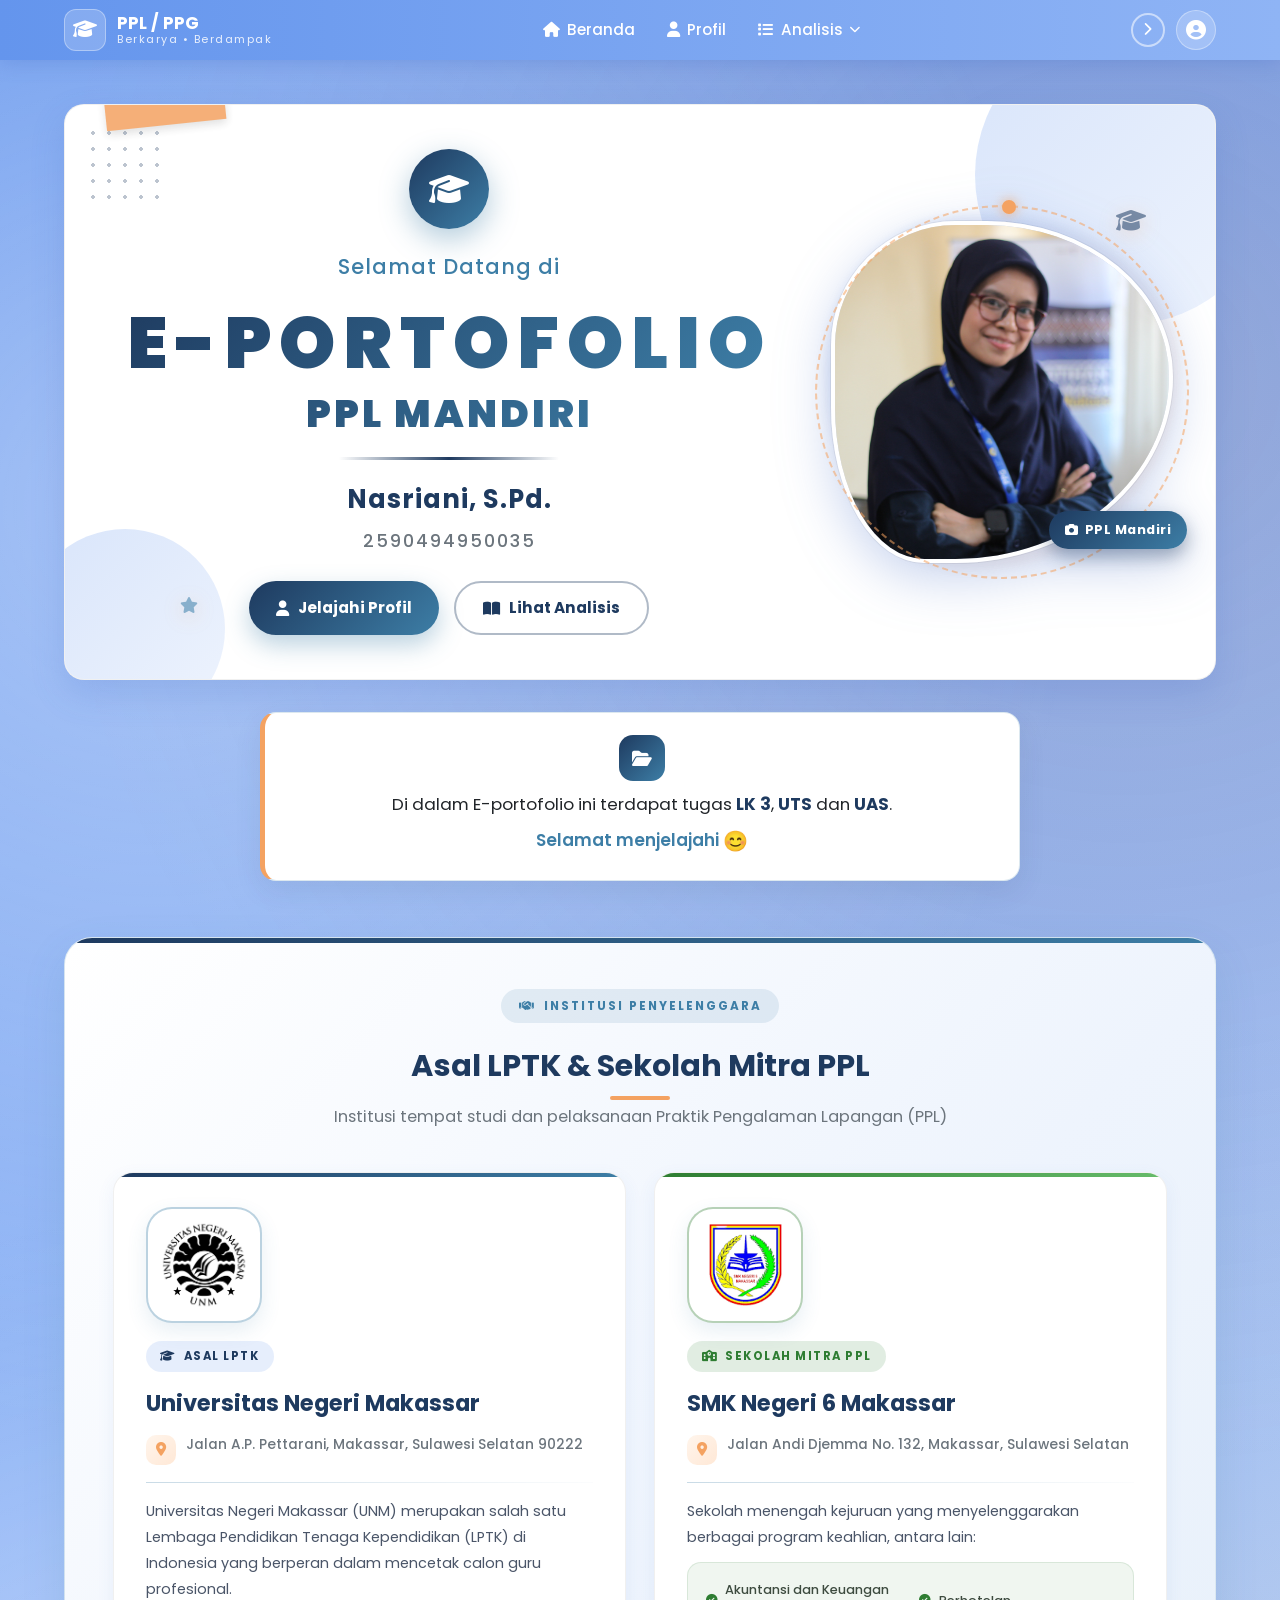
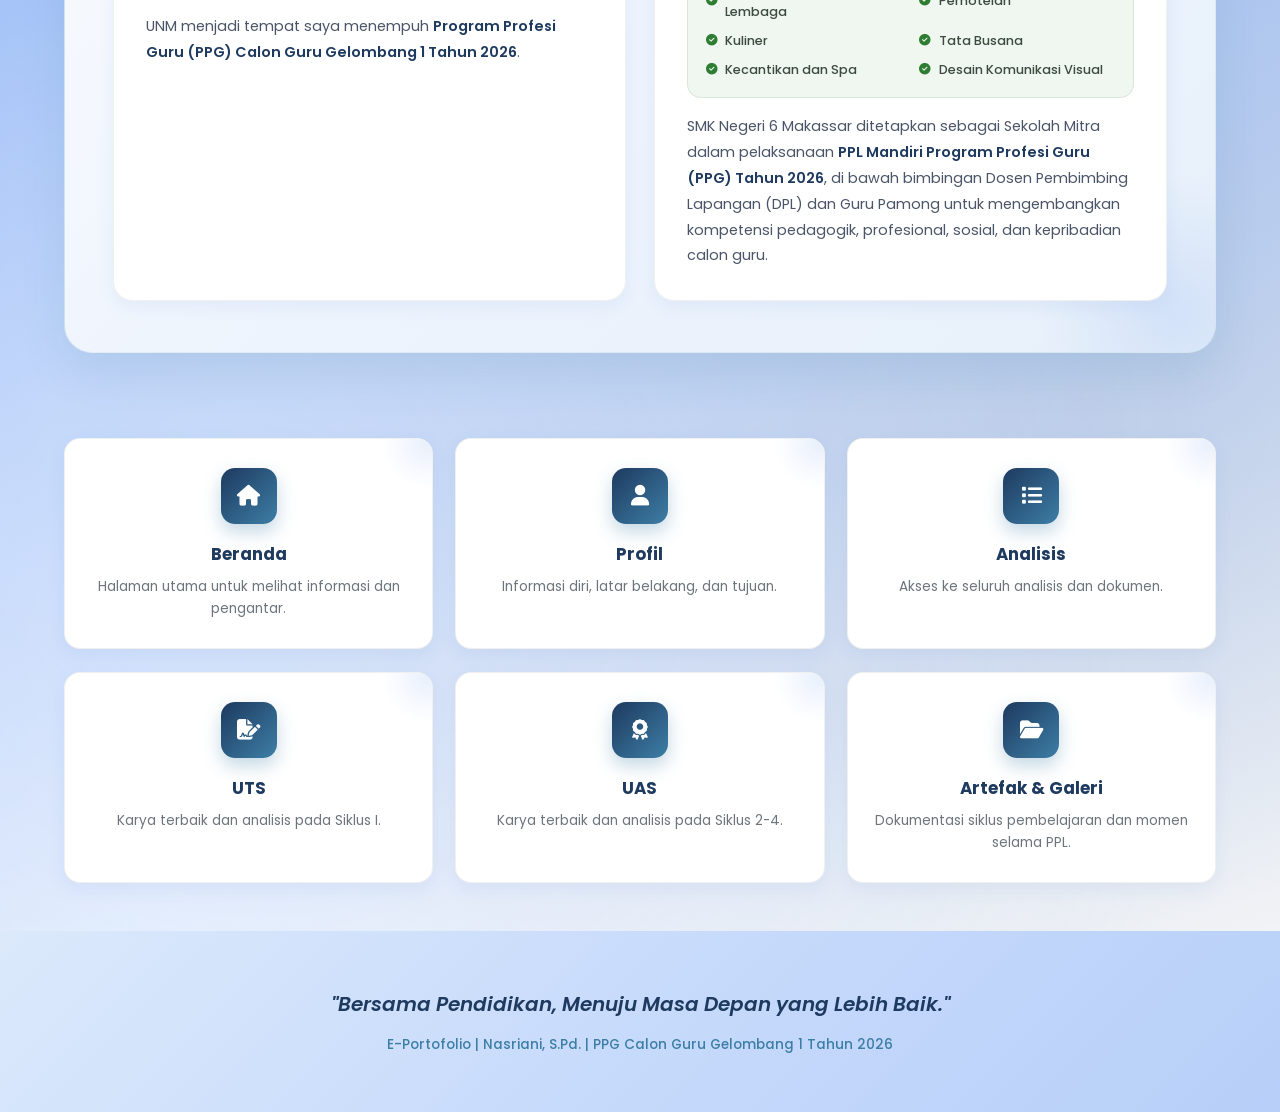
<file: index.html>
<!DOCTYPE html>
<html lang="id">
<head>
    <meta charset="UTF-8">
    <meta name="viewport" content="width=device-width, initial-scale=1.0">
    <meta http-equiv="refresh" content="0; url=beranda.html">
    <title>E-Portofolio - Nasriani, S.Pd.</title>
</head>
<body>
    <p>Mengarahkan ke <a href="beranda.html">Beranda</a>...</p>
    <script>
        window.location.replace('beranda.html');
    </script>
</body>
</html>
</file>
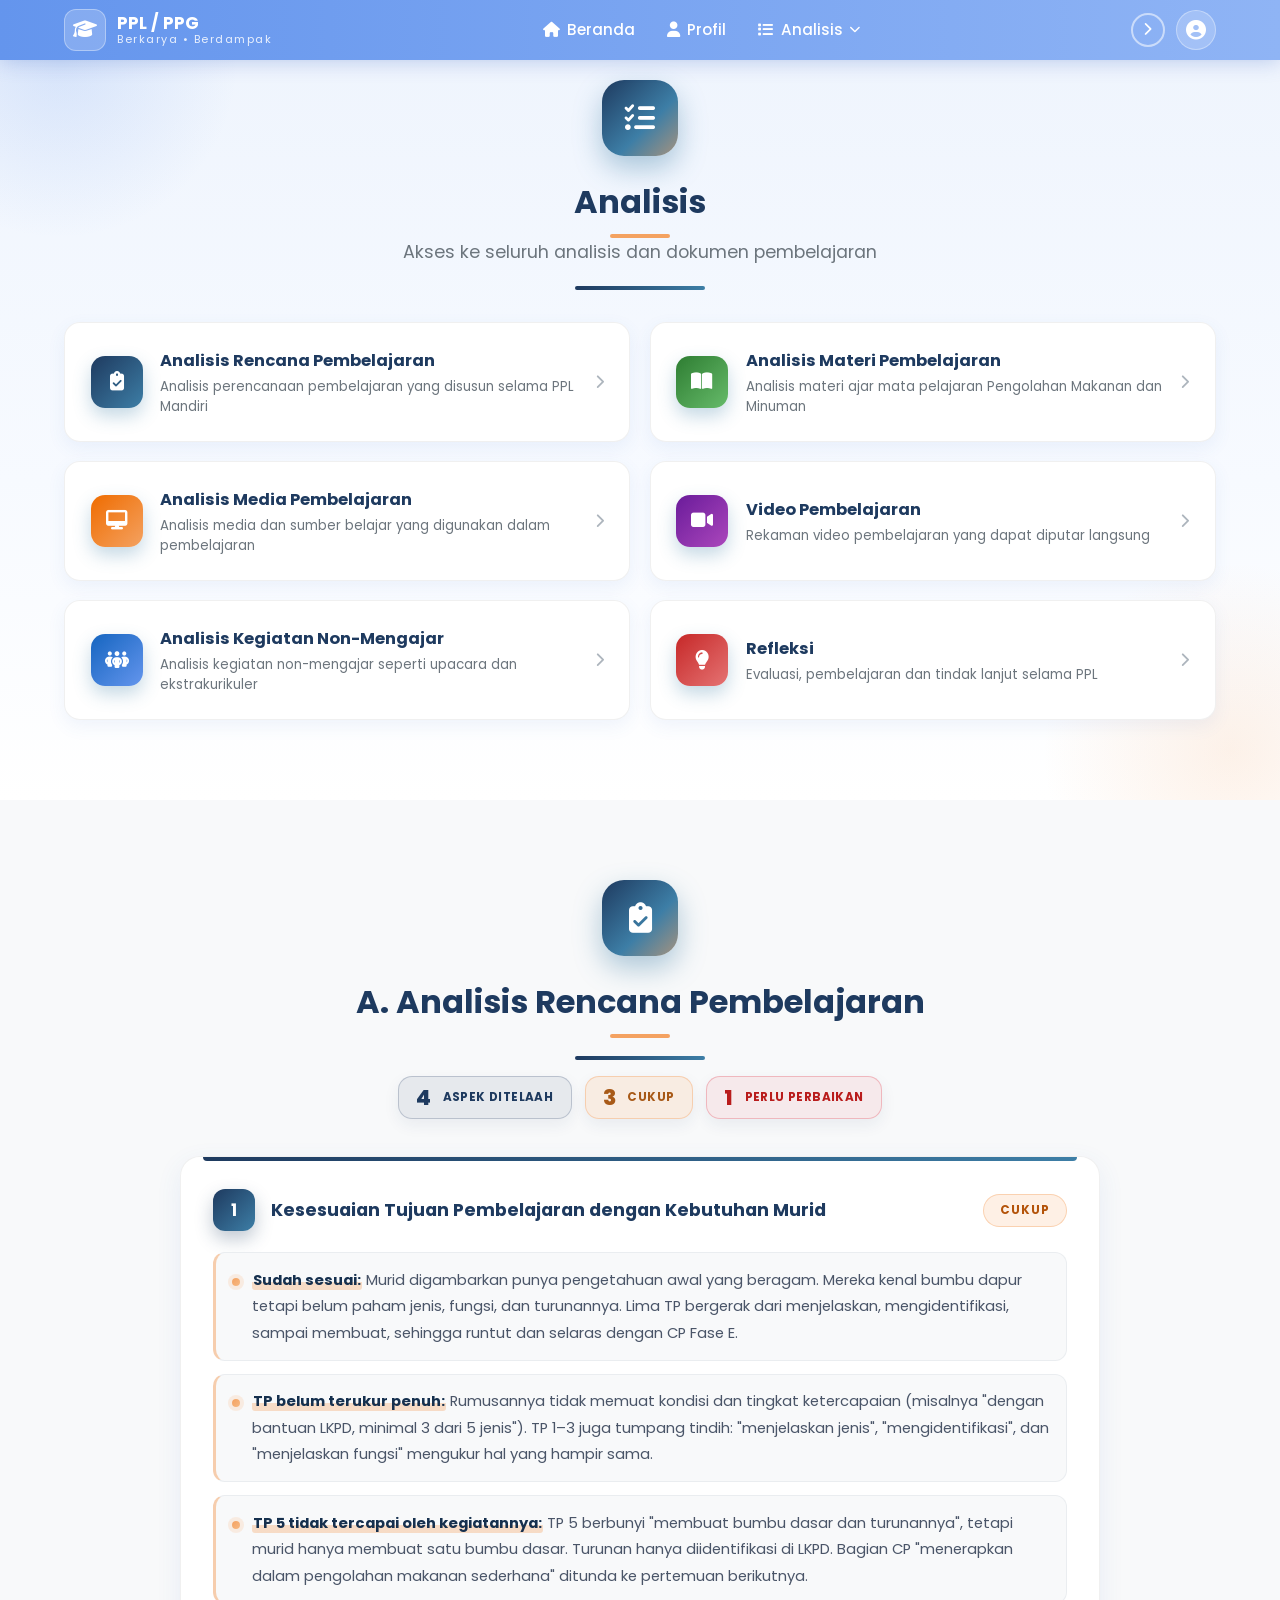
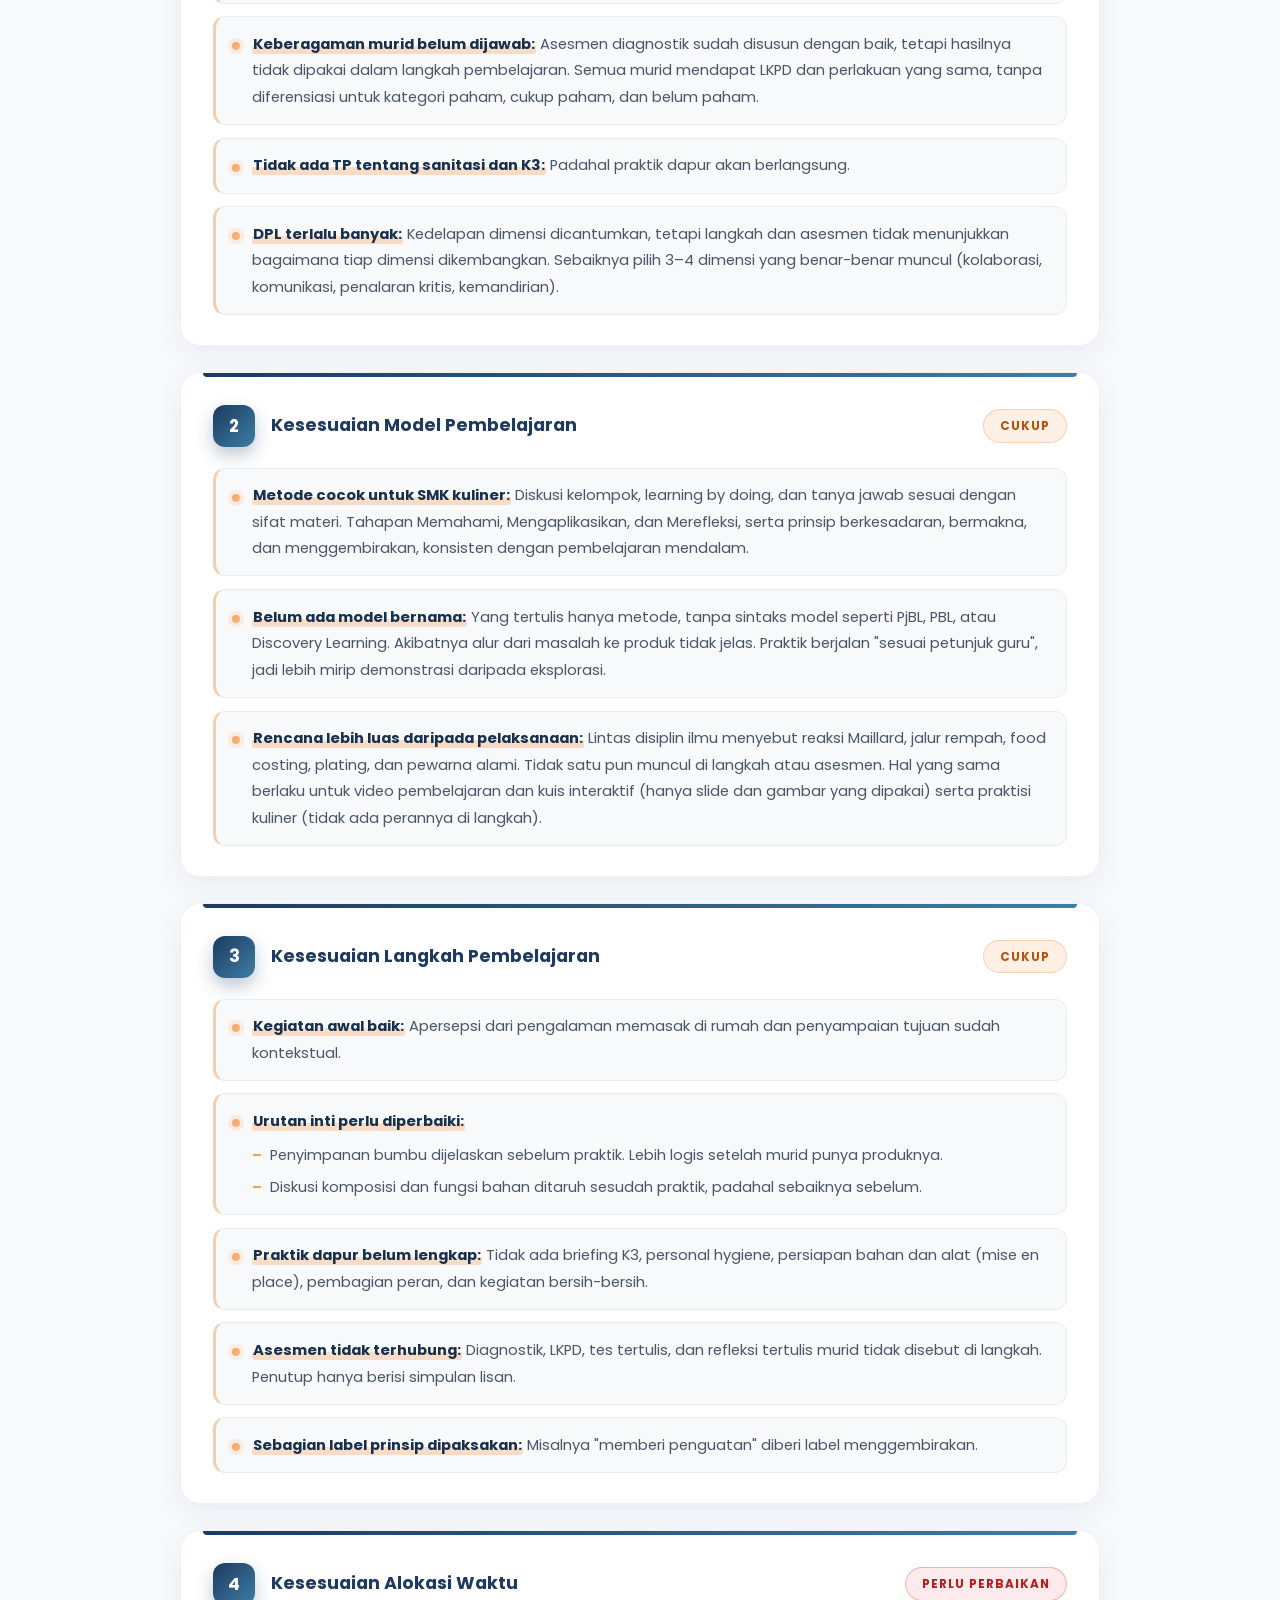
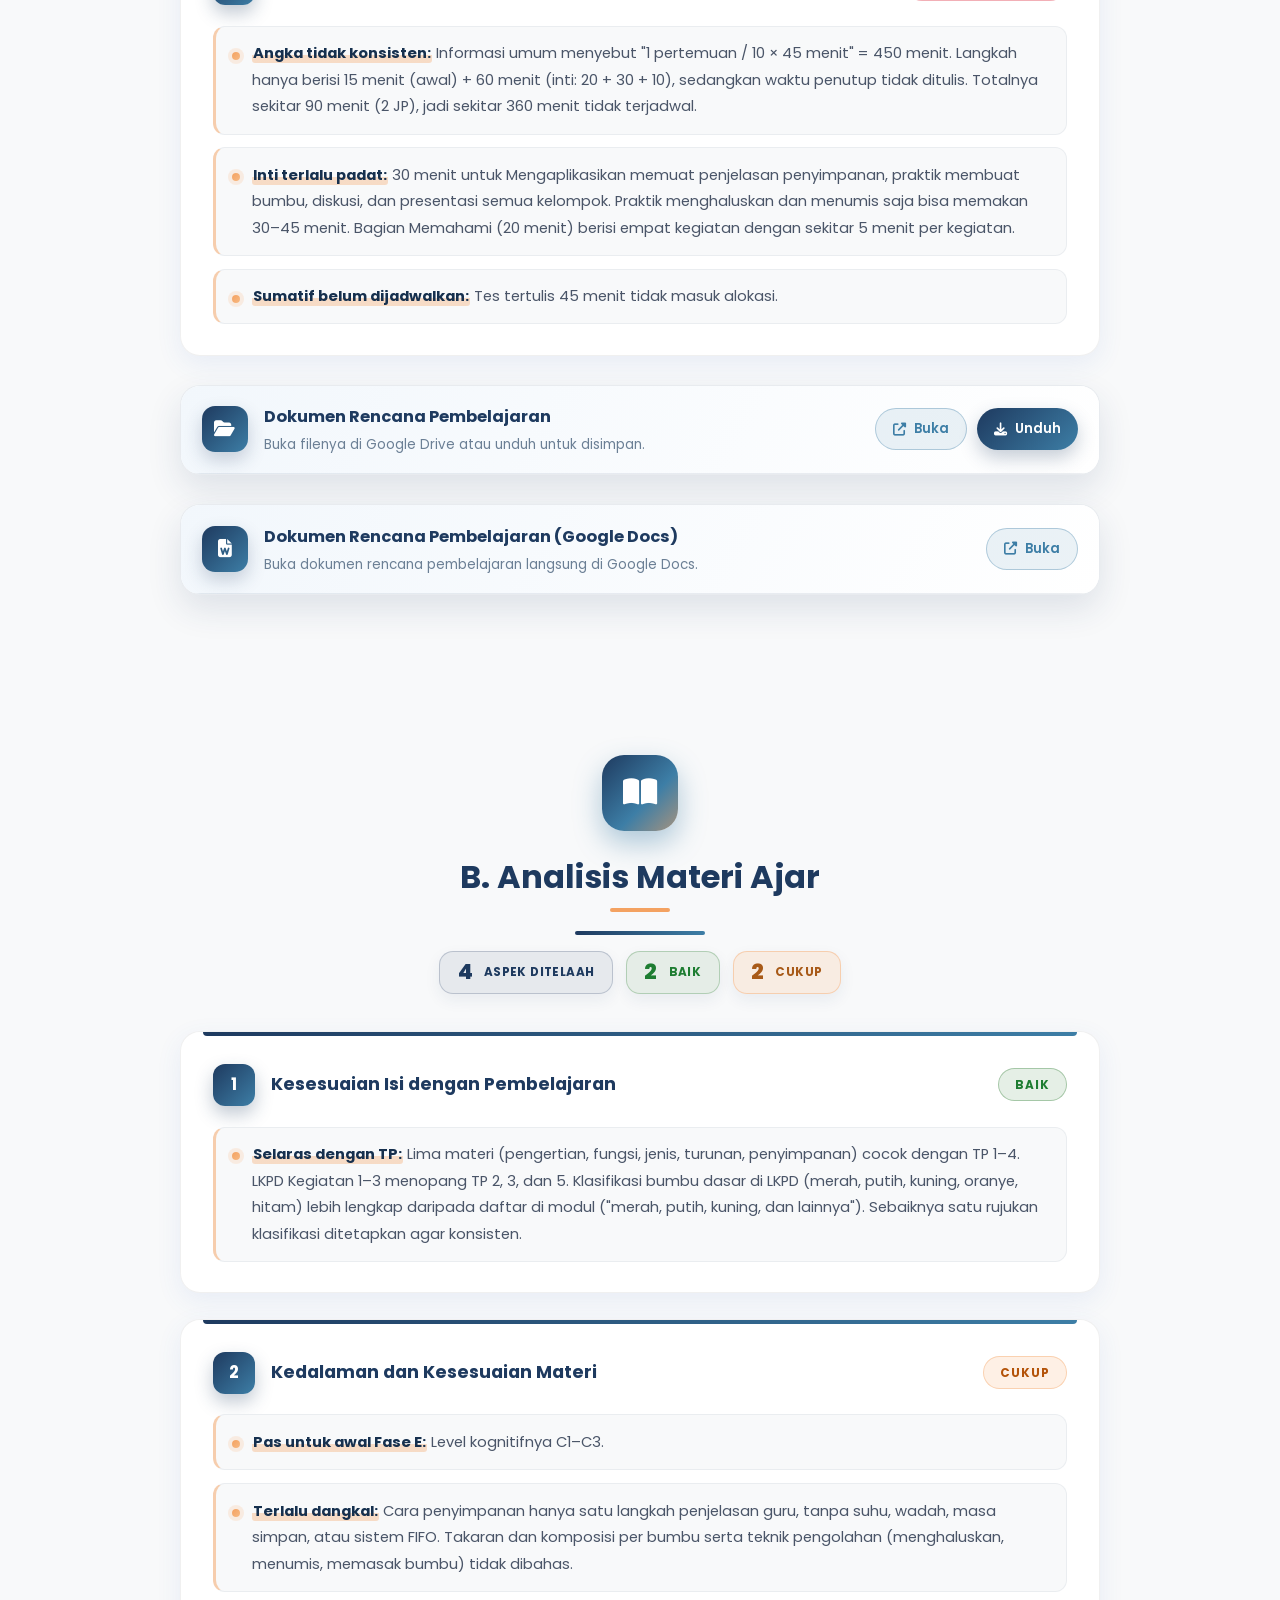
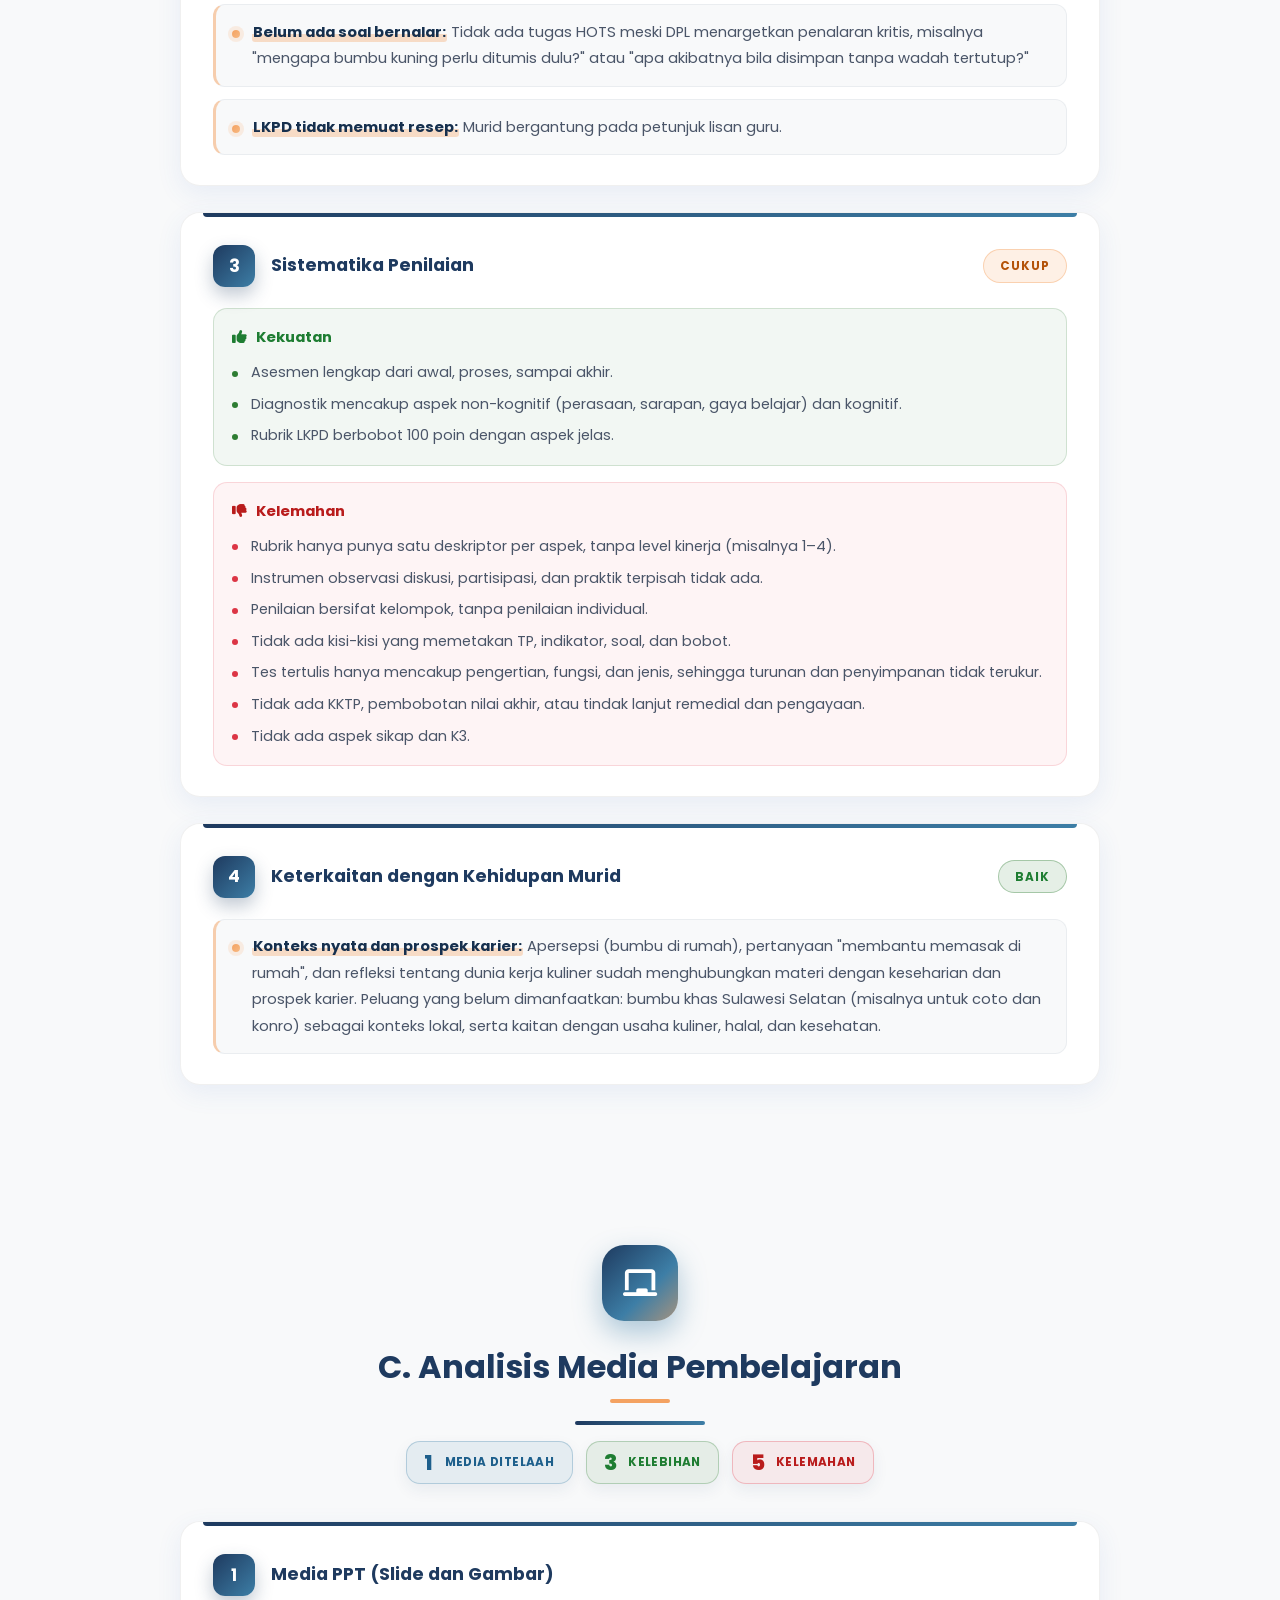
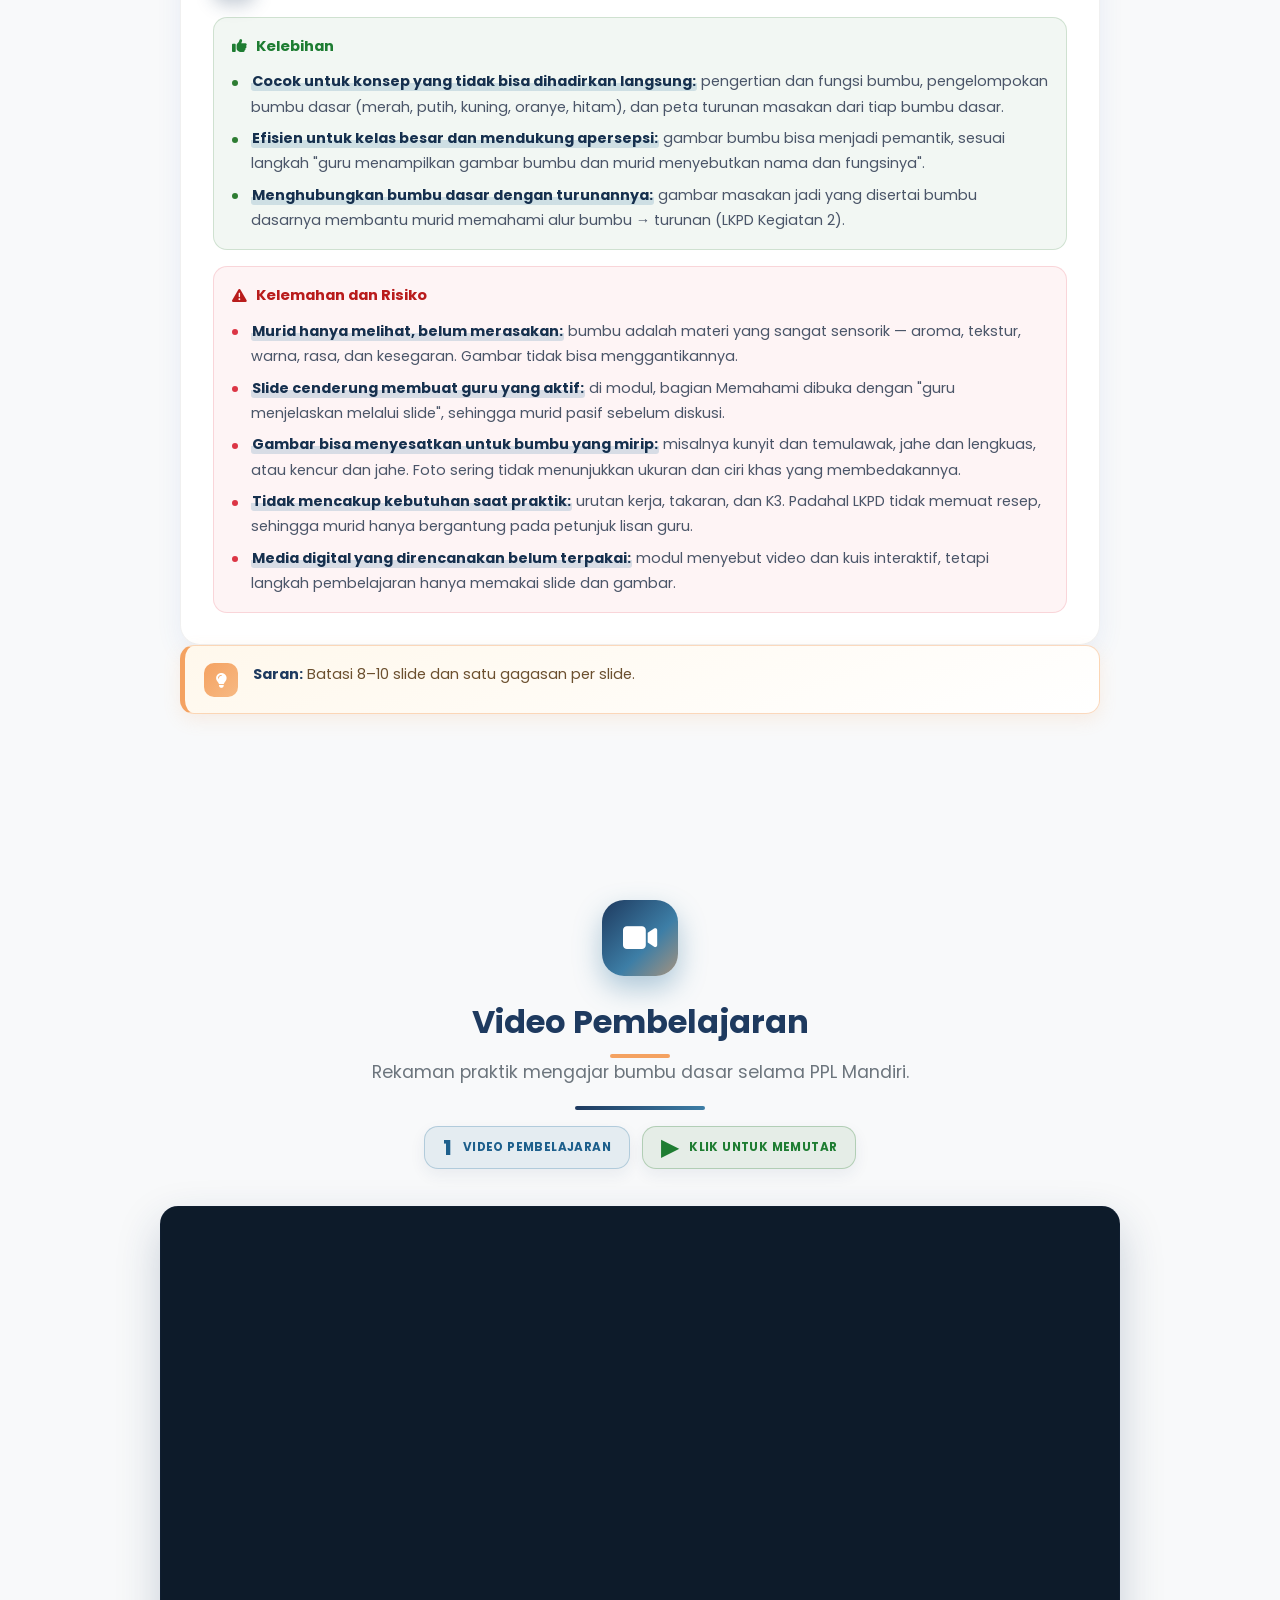
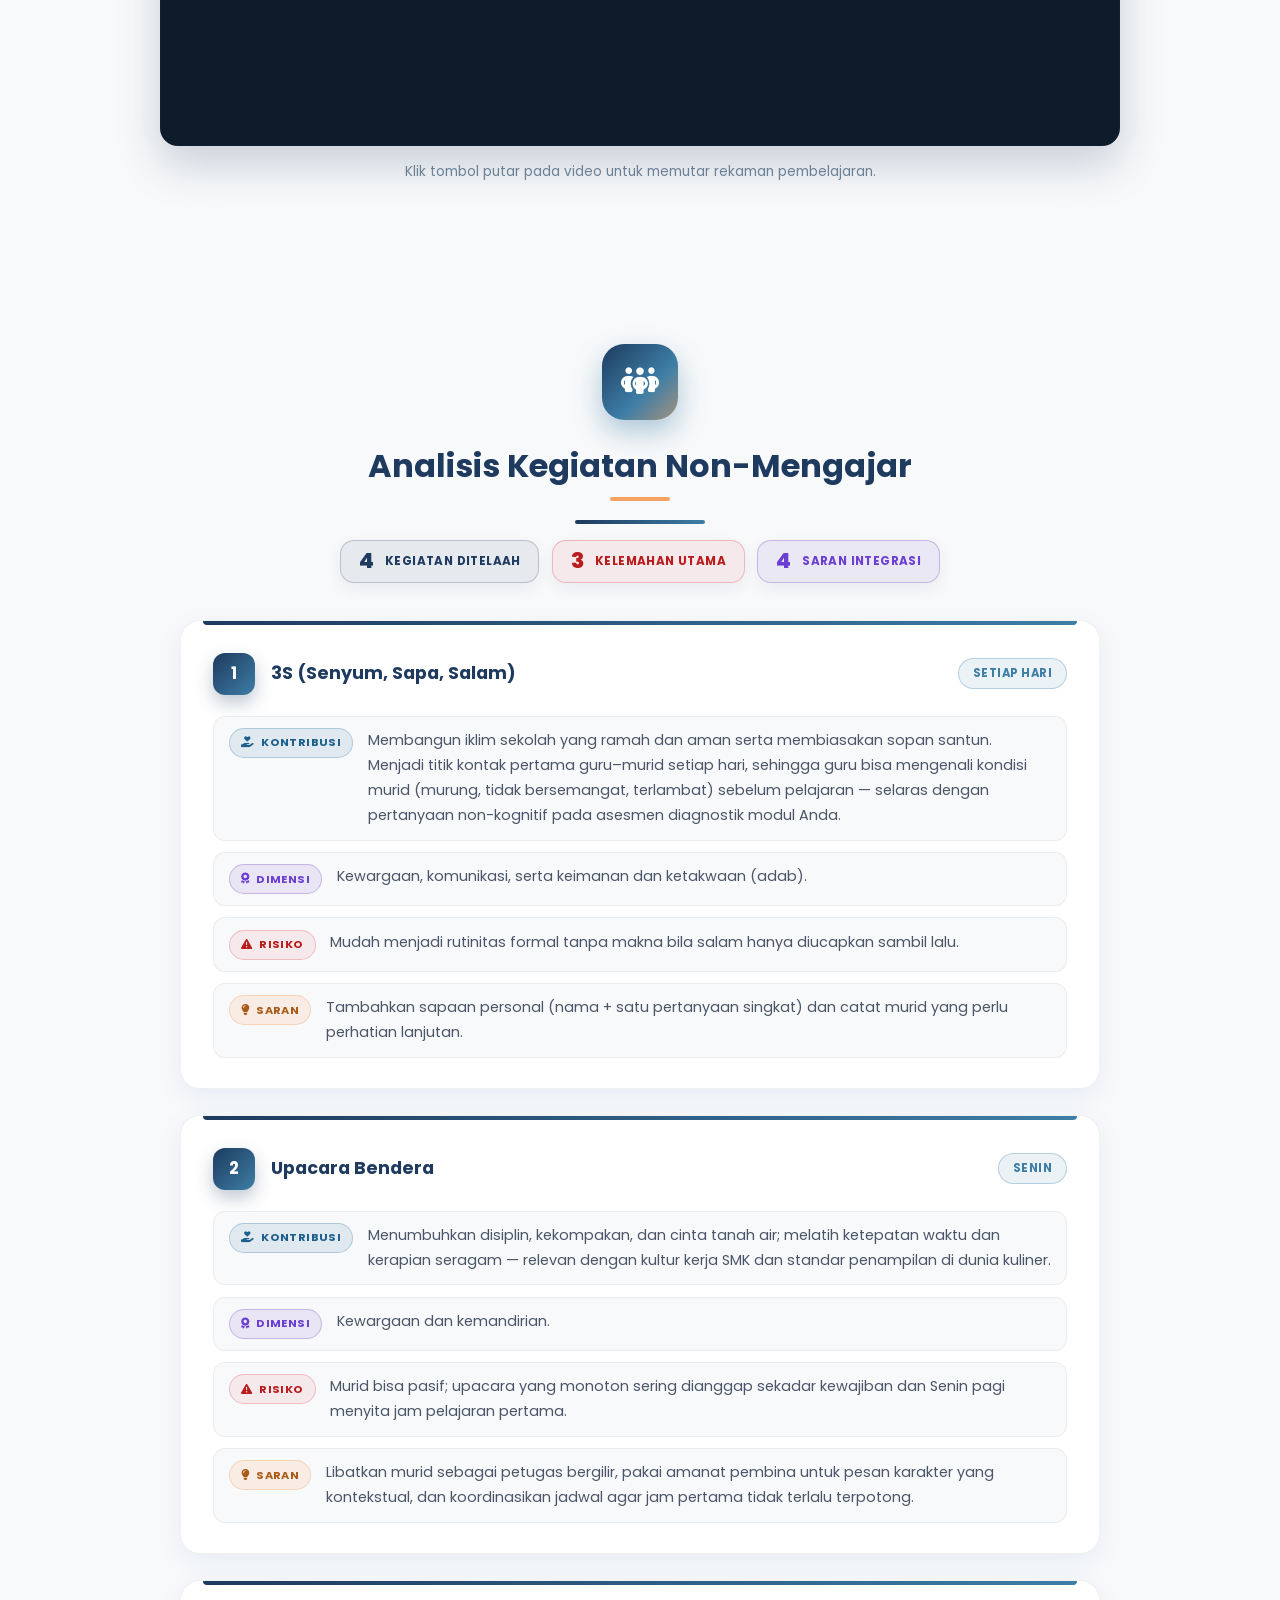
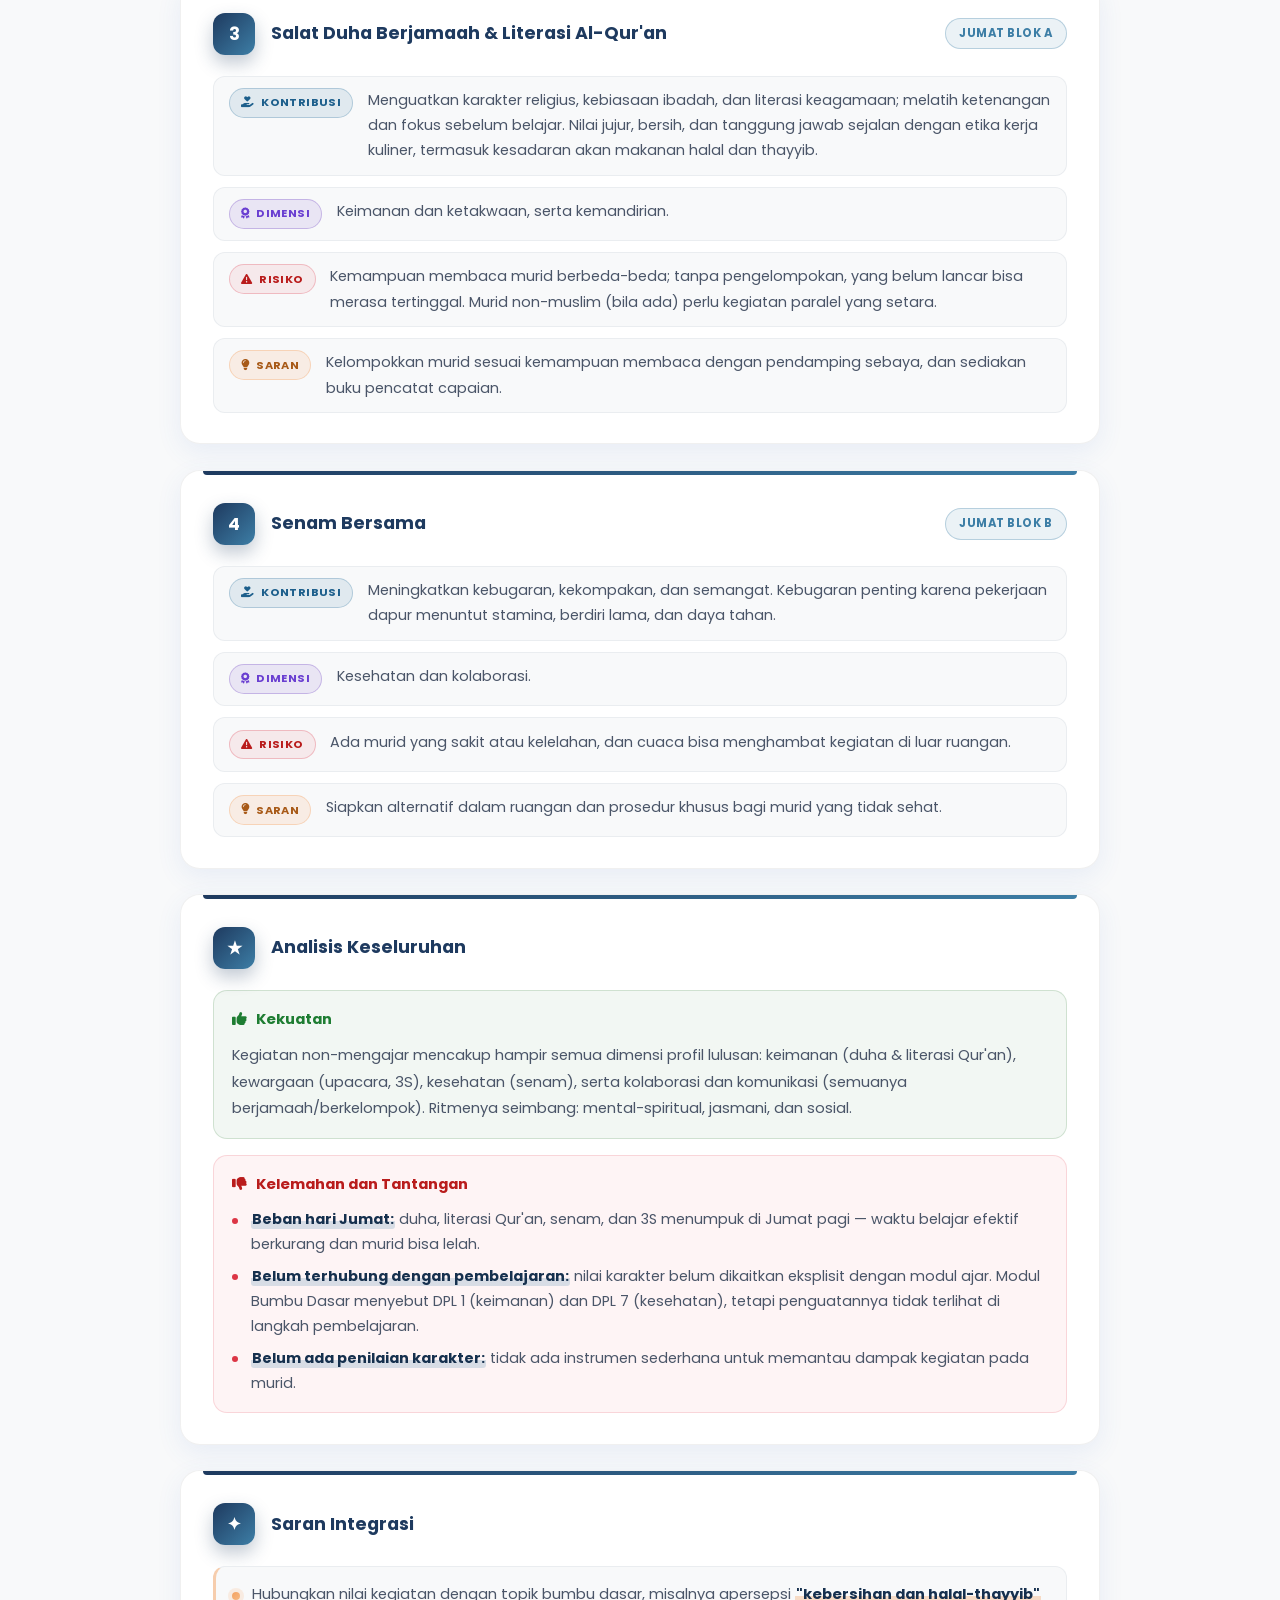
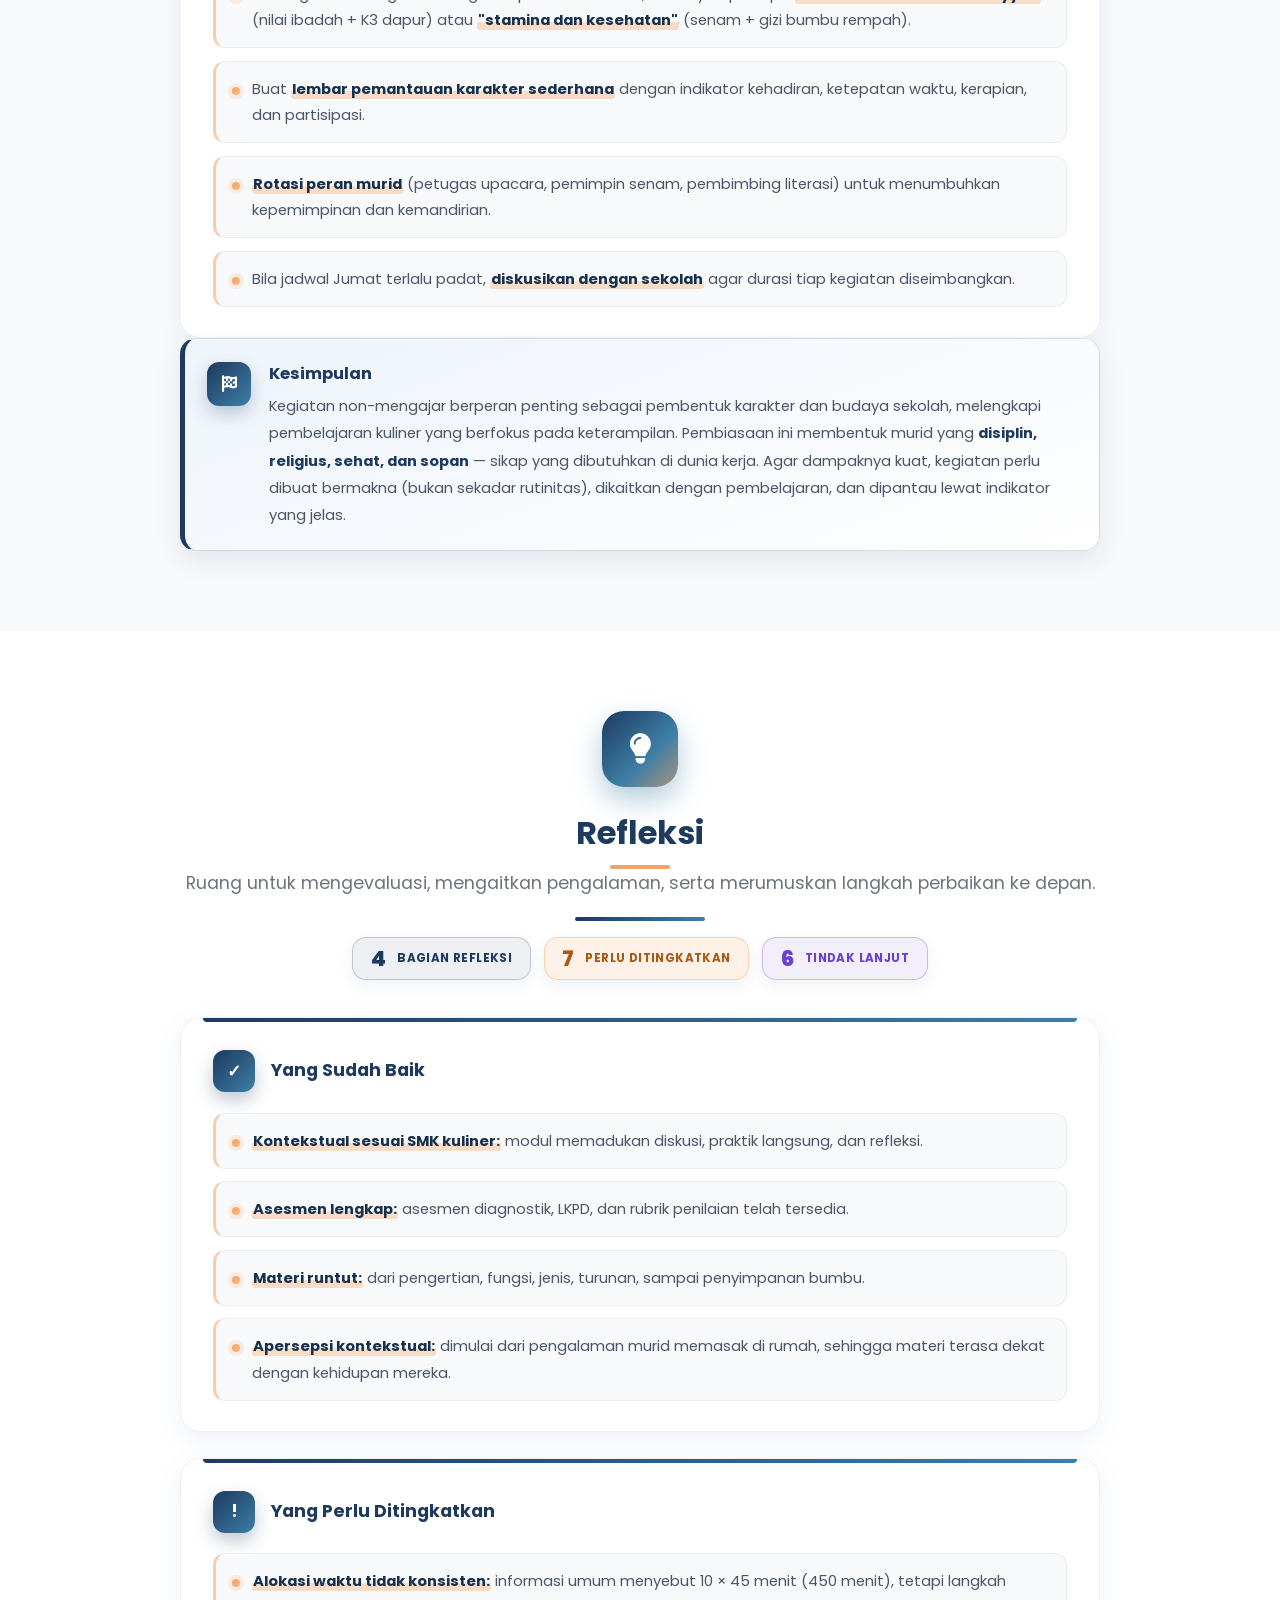
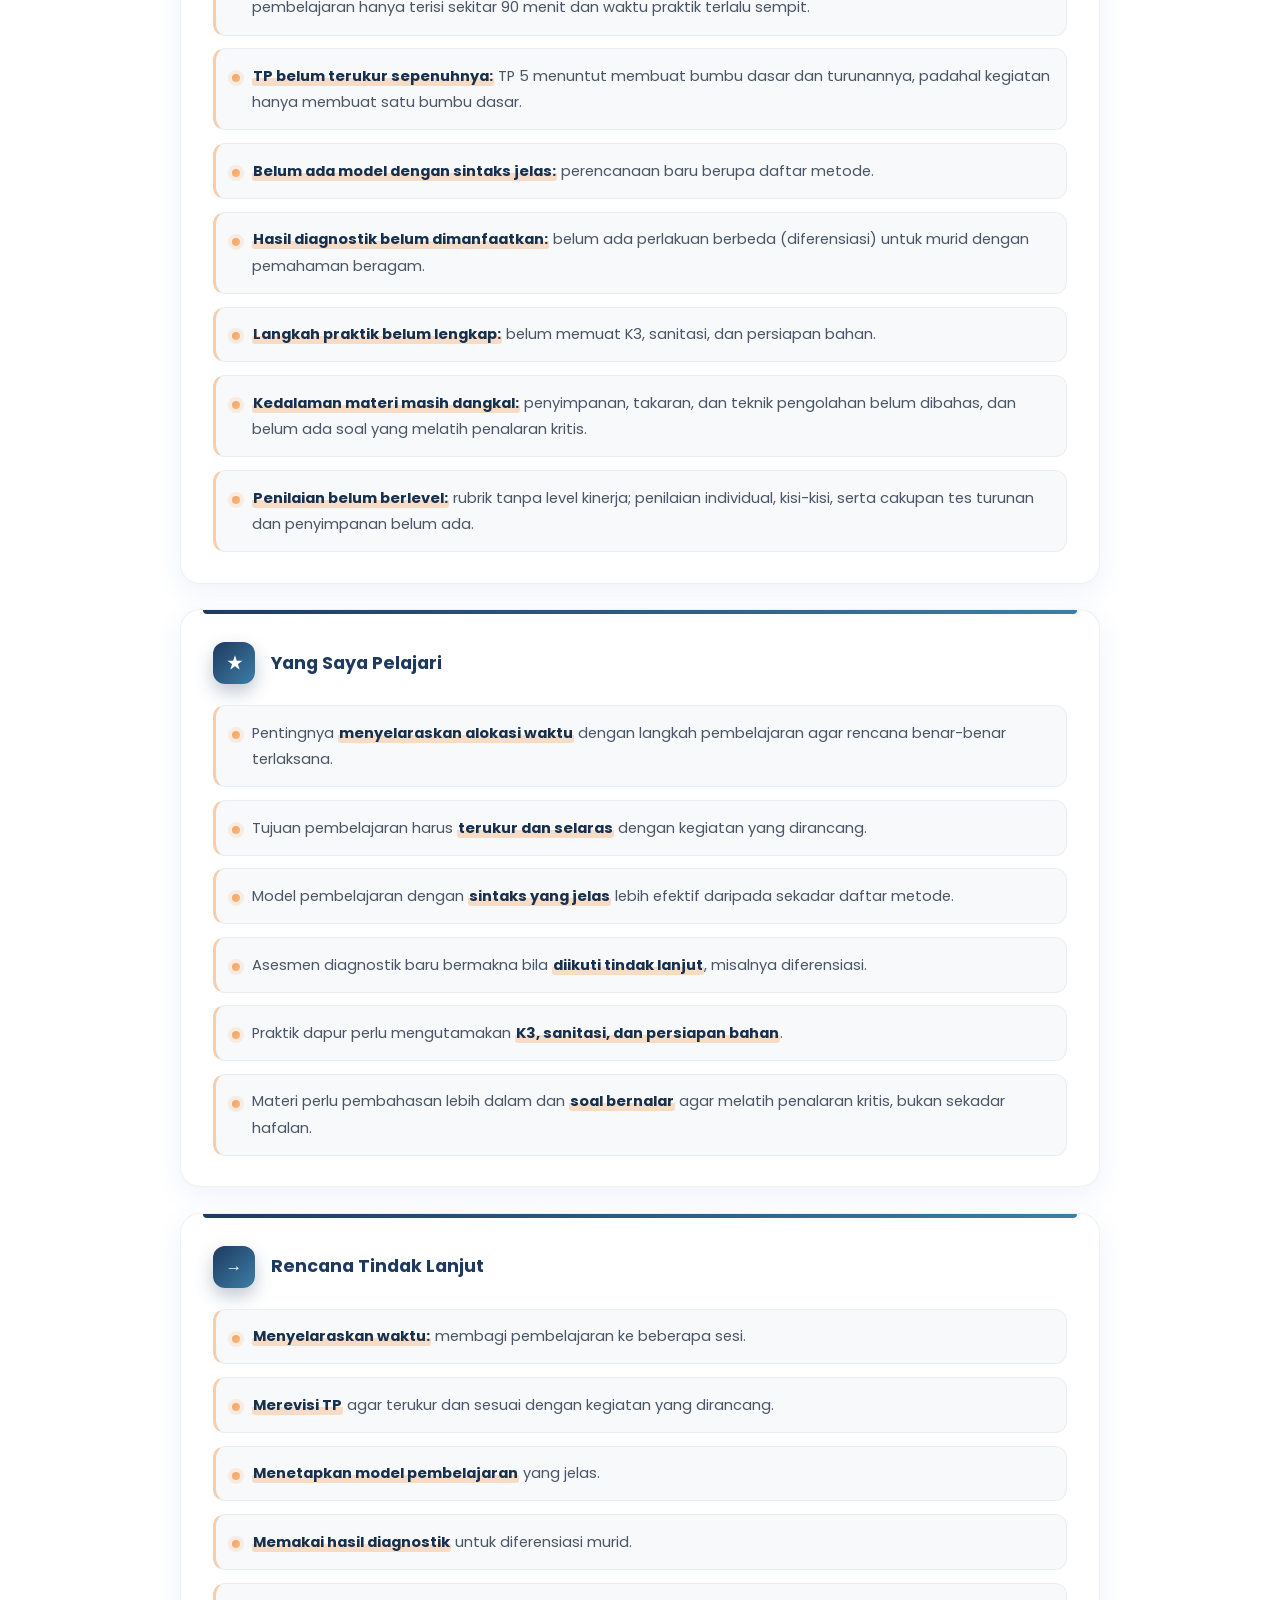
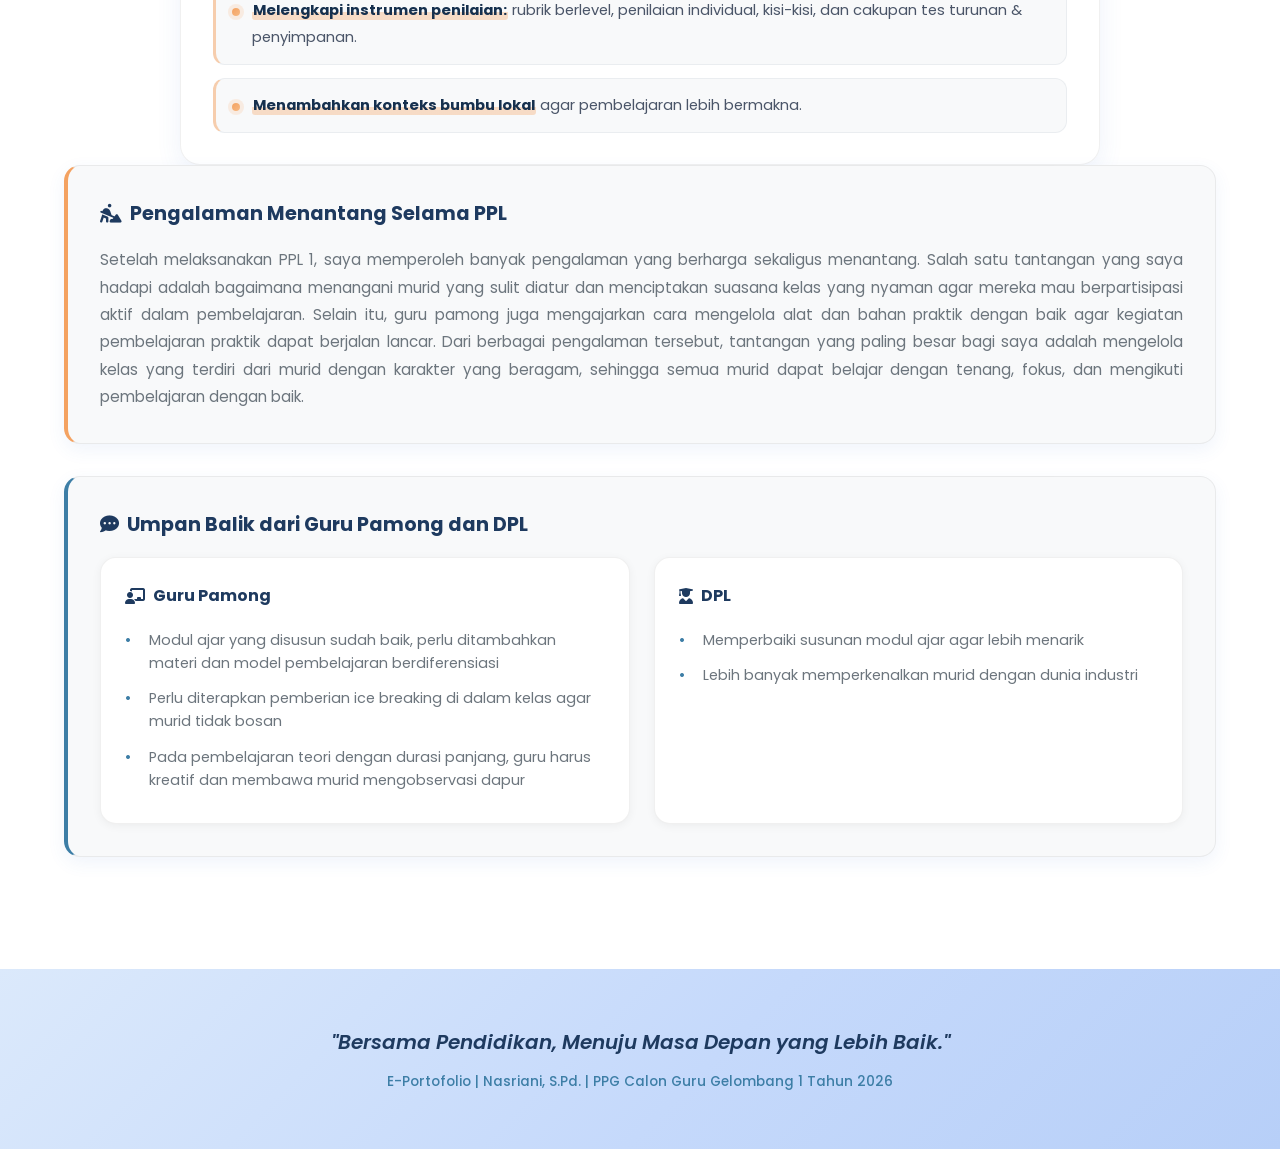
<file: analisis.html>
<!DOCTYPE html>
<html lang="id">
<head>
    <meta charset="UTF-8">
    <meta name="viewport" content="width=device-width, initial-scale=1.0">
    <title>E-Portofolio - Nasriani, S.Pd. | Analisis</title>
    <link href="https://cdn.jsdelivr.net/npm/aos@2.3.1/dist/aos.css" rel="stylesheet">
    <link rel="stylesheet" href="https://cdnjs.cloudflare.com/ajax/libs/font-awesome/6.5.1/css/all.min.css">
    <link rel="stylesheet" href="css/style.css">
</head>
<body>
    <nav>
        <a href="beranda.html#beranda" class="nav-brand">
            <span class="nav-logo-badge"><i class="fas fa-graduation-cap"></i></span>
            <span class="nav-brand-text">
                <span class="nav-platform">PPL / PPG</span>
                <span class="nav-tagline">Berkarya • Berdampak</span>
            </span>
        </a>
        <ul class="nav-links">
            <li class="menu-pg1"><a href="beranda.html#beranda"><i class="fas fa-home"></i>Beranda</a></li>
            <li class="menu-pg1"><a href="profil.html"><i class="fas fa-user"></i>Profil</a></li>
            <li class="nav-dropdown menu-pg1">
                <a href="analisis.html" class="dropdown-toggle"><i class="fas fa-list"></i>Analisis<i class="fas fa-chevron-down nav-caret"></i></a>
                <ul class="nav-submenu">
                    <li><a href="analisis.html#analisis-rencana"><span class="sub-ico"><i class="fas fa-file-lines"></i></span>Analisis Rencana Pembelajaran<i class="fas fa-chevron-right sub-arrow"></i></a></li>
                    <li><a href="analisis.html#analisis-materi"><span class="sub-ico"><i class="fas fa-file-lines"></i></span>Analisis Materi Pembelajaran<i class="fas fa-chevron-right sub-arrow"></i></a></li>
                    <li><a href="analisis.html#analisis-media"><span class="sub-ico"><i class="fas fa-file-lines"></i></span>Analisis Media Pembelajaran<i class="fas fa-chevron-right sub-arrow"></i></a></li>
                    <li><a href="analisis.html#analisis-video"><span class="sub-ico"><i class="fas fa-file-lines"></i></span>Video Pembelajaran<i class="fas fa-chevron-right sub-arrow"></i></a></li>
                    <li><a href="analisis.html#analisis-non-mengajar"><span class="sub-ico"><i class="fas fa-file-lines"></i></span>Analisis Kegiatan Non-Mengajar<i class="fas fa-chevron-right sub-arrow"></i></a></li>
                    <li><a href="analisis.html#refleksi"><span class="sub-ico"><i class="fas fa-lightbulb"></i></span>Refleksi<i class="fas fa-chevron-right sub-arrow"></i></a></li>
                </ul>
            </li>
            <li class="nav-dropdown menu-pg2">
                <a href="uts.html" class="dropdown-toggle"><i class="fas fa-file-signature"></i>UTS<i class="fas fa-chevron-down nav-caret"></i></a>
                <ul class="nav-submenu">
                    <li><a href="uts.html#uts-rpm1"><span class="sub-ico"><i class="fas fa-file-circle-check"></i></span>RPM Terbaik Siklus I<i class="fas fa-chevron-right sub-arrow"></i></a></li>
                    <li><a href="uts.html#uts-video1"><span class="sub-ico"><i class="fas fa-video"></i></span>Video Pembelajaran Terbaik Siklus I<i class="fas fa-chevron-right sub-arrow"></i></a></li>
                </ul>
            </li>
            <li class="nav-dropdown menu-pg2">
                <a href="uas.html" class="dropdown-toggle"><i class="fas fa-file-signature"></i>UAS<i class="fas fa-chevron-down nav-caret"></i></a>
                <ul class="nav-submenu">
                    <li><a href="uas.html#uas-rpm"><span class="sub-ico"><i class="fas fa-file-circle-check"></i></span>RPM Terbaik Siklus 2-4<i class="fas fa-chevron-right sub-arrow"></i></a></li>
                    <li><a href="uas.html#uas-video"><span class="sub-ico"><i class="fas fa-video"></i></span>Video Pembelajaran Terbaik Siklus 2-4<i class="fas fa-chevron-right sub-arrow"></i></a></li>
                </ul>
            </li>
            <li class="menu-pg2"><a href="artefak.html"><i class="fas fa-folder-open"></i>Artefak &amp; Galeri</a></li>
        </ul>
        <div class="nav-right">
            <button type="button" class="nav-pager" id="navPager" onclick="toggleNavPage()"><i class="fas fa-chevron-right"></i></button>
            <div class="nav-profile" title="Profil Pengguna"><i class="fas fa-user-circle"></i></div>
            <div class="menu-toggle" onclick="toggleMenu()">☰</div>
        </div>
    </nav>

    <section id="daftar-isi">
        <div class="section-head" data-aos="fade-up">
            <div class="section-head-icon"><i class="fas fa-list-check"></i></div>
            <h2 class="section-title">Analisis</h2>
            <p class="section-subtitle">Akses ke seluruh analisis dan dokumen pembelajaran</p>
        </div>
        <div class="toc-list" data-aos="fade-up" data-aos-delay="200">
            <a href="#analisis-rencana" class="toc-item">
                <span class="toc-icon"><i class="fas fa-clipboard-check"></i></span>
                <span class="toc-body">
                    <span class="toc-title">Analisis Rencana Pembelajaran</span>
                    <span class="toc-desc">Analisis perencanaan pembelajaran yang disusun selama PPL Mandiri</span>
                </span>
                <span class="toc-arrow"><i class="fas fa-chevron-right"></i></span>
            </a>
            <a href="#analisis-materi" class="toc-item">
                <span class="toc-icon"><i class="fas fa-book-open"></i></span>
                <span class="toc-body">
                    <span class="toc-title">Analisis Materi Pembelajaran</span>
                    <span class="toc-desc">Analisis materi ajar mata pelajaran Pengolahan Makanan dan Minuman</span>
                </span>
                <span class="toc-arrow"><i class="fas fa-chevron-right"></i></span>
            </a>
            <a href="#analisis-media" class="toc-item">
                <span class="toc-icon"><i class="fas fa-desktop"></i></span>
                <span class="toc-body">
                    <span class="toc-title">Analisis Media Pembelajaran</span>
                    <span class="toc-desc">Analisis media dan sumber belajar yang digunakan dalam pembelajaran</span>
                </span>
                <span class="toc-arrow"><i class="fas fa-chevron-right"></i></span>
            </a>
            <a href="#analisis-video" class="toc-item">
                <span class="toc-icon"><i class="fas fa-video"></i></span>
                <span class="toc-body">
                    <span class="toc-title">Video Pembelajaran</span>
                    <span class="toc-desc">Rekaman video pembelajaran yang dapat diputar langsung</span>
                </span>
                <span class="toc-arrow"><i class="fas fa-chevron-right"></i></span>
            </a>
            <a href="#analisis-non-mengajar" class="toc-item">
                <span class="toc-icon"><i class="fas fa-people-group"></i></span>
                <span class="toc-body">
                    <span class="toc-title">Analisis Kegiatan Non-Mengajar</span>
                    <span class="toc-desc">Analisis kegiatan non-mengajar seperti upacara dan ekstrakurikuler</span>
                </span>
                <span class="toc-arrow"><i class="fas fa-chevron-right"></i></span>
            </a>
            <a href="#refleksi" class="toc-item">
                <span class="toc-icon"><i class="fas fa-lightbulb"></i></span>
                <span class="toc-body">
                    <span class="toc-title">Refleksi</span>
                    <span class="toc-desc">Evaluasi, pembelajaran dan tindak lanjut selama PPL</span>
                </span>
                <span class="toc-arrow"><i class="fas fa-chevron-right"></i></span>
            </a>
        </div>
    </section>

    <section id="analisis-rencana">
        <div class="section-head" data-aos="fade-up">
            <div class="section-head-icon"><i class="fas fa-clipboard-check"></i></div>
            <h2 class="section-title">A. Analisis Rencana Pembelajaran</h2>
        </div>

        <div class="mini-stats" data-aos="fade-up" data-aos-delay="100">
            <div class="mini-stat ms-navy"><span class="ms-num">4</span><span class="ms-label">Aspek Ditelaah</span></div>
            <div class="mini-stat ms-amber"><span class="ms-num">3</span><span class="ms-label">Cukup</span></div>
            <div class="mini-stat ms-red"><span class="ms-num">1</span><span class="ms-label">Perlu Perbaikan</span></div>
        </div>

        <div class="rencana-list">
            <article class="rencana-item" data-aos="fade-up">
                <div class="rencana-head">
                    <span class="rencana-num">1</span>
                    <h3>Kesesuaian Tujuan Pembelajaran dengan Kebutuhan Murid</h3>
                    <span class="rencana-rate rate-cukup">Cukup</span>
                </div>
                <ul class="rencana-points">
                    <li><span class="pt-dot"></span><div><strong>Sudah sesuai:</strong> Murid digambarkan punya pengetahuan awal yang beragam. Mereka kenal bumbu dapur tetapi belum paham jenis, fungsi, dan turunannya. Lima TP bergerak dari menjelaskan, mengidentifikasi, sampai membuat, sehingga runtut dan selaras dengan CP Fase E.</div></li>
                    <li><span class="pt-dot"></span><div><strong>TP belum terukur penuh:</strong> Rumusannya tidak memuat kondisi dan tingkat ketercapaian (misalnya "dengan bantuan LKPD, minimal 3 dari 5 jenis"). TP 1–3 juga tumpang tindih: "menjelaskan jenis", "mengidentifikasi", dan "menjelaskan fungsi" mengukur hal yang hampir sama.</div></li>
                    <li><span class="pt-dot"></span><div><strong>TP 5 tidak tercapai oleh kegiatannya:</strong> TP 5 berbunyi "membuat bumbu dasar dan turunannya", tetapi murid hanya membuat satu bumbu dasar. Turunan hanya diidentifikasi di LKPD. Bagian CP "menerapkan dalam pengolahan makanan sederhana" ditunda ke pertemuan berikutnya.</div></li>
                    <li><span class="pt-dot"></span><div><strong>Keberagaman murid belum dijawab:</strong> Asesmen diagnostik sudah disusun dengan baik, tetapi hasilnya tidak dipakai dalam langkah pembelajaran. Semua murid mendapat LKPD dan perlakuan yang sama, tanpa diferensiasi untuk kategori paham, cukup paham, dan belum paham.</div></li>
                    <li><span class="pt-dot"></span><div><strong>Tidak ada TP tentang sanitasi dan K3:</strong> Padahal praktik dapur akan berlangsung.</div></li>
                    <li><span class="pt-dot"></span><div><strong>DPL terlalu banyak:</strong> Kedelapan dimensi dicantumkan, tetapi langkah dan asesmen tidak menunjukkan bagaimana tiap dimensi dikembangkan. Sebaiknya pilih 3–4 dimensi yang benar-benar muncul (kolaborasi, komunikasi, penalaran kritis, kemandirian).</div></li>
                </ul>
            </article>

            <article class="rencana-item" data-aos="fade-up" data-aos-delay="100">
                <div class="rencana-head">
                    <span class="rencana-num">2</span>
                    <h3>Kesesuaian Model Pembelajaran</h3>
                    <span class="rencana-rate rate-cukup">Cukup</span>
                </div>
                <ul class="rencana-points">
                    <li><span class="pt-dot"></span><div><strong>Metode cocok untuk SMK kuliner:</strong> Diskusi kelompok, learning by doing, dan tanya jawab sesuai dengan sifat materi. Tahapan Memahami, Mengaplikasikan, dan Merefleksi, serta prinsip berkesadaran, bermakna, dan menggembirakan, konsisten dengan pembelajaran mendalam.</div></li>
                    <li><span class="pt-dot"></span><div><strong>Belum ada model bernama:</strong> Yang tertulis hanya metode, tanpa sintaks model seperti PjBL, PBL, atau Discovery Learning. Akibatnya alur dari masalah ke produk tidak jelas. Praktik berjalan "sesuai petunjuk guru", jadi lebih mirip demonstrasi daripada eksplorasi.</div></li>
                    <li><span class="pt-dot"></span><div><strong>Rencana lebih luas daripada pelaksanaan:</strong> Lintas disiplin ilmu menyebut reaksi Maillard, jalur rempah, food costing, plating, dan pewarna alami. Tidak satu pun muncul di langkah atau asesmen. Hal yang sama berlaku untuk video pembelajaran dan kuis interaktif (hanya slide dan gambar yang dipakai) serta praktisi kuliner (tidak ada perannya di langkah).</div></li>
                </ul>
            </article>

            <article class="rencana-item" data-aos="fade-up" data-aos-delay="200">
                <div class="rencana-head">
                    <span class="rencana-num">3</span>
                    <h3>Kesesuaian Langkah Pembelajaran</h3>
                    <span class="rencana-rate rate-cukup">Cukup</span>
                </div>
                <ul class="rencana-points">
                    <li><span class="pt-dot"></span><div><strong>Kegiatan awal baik:</strong> Apersepsi dari pengalaman memasak di rumah dan penyampaian tujuan sudah kontekstual.</div></li>
                    <li><span class="pt-dot"></span>
                        <div>
                            <strong>Urutan inti perlu diperbaiki:</strong>
                            <ul class="rencana-sublist">
                                <li>Penyimpanan bumbu dijelaskan sebelum praktik. Lebih logis setelah murid punya produknya.</li>
                                <li>Diskusi komposisi dan fungsi bahan ditaruh sesudah praktik, padahal sebaiknya sebelum.</li>
                            </ul>
                        </div>
                    </li>
                    <li><span class="pt-dot"></span><div><strong>Praktik dapur belum lengkap:</strong> Tidak ada briefing K3, personal hygiene, persiapan bahan dan alat (mise en place), pembagian peran, dan kegiatan bersih-bersih.</div></li>
                    <li><span class="pt-dot"></span><div><strong>Asesmen tidak terhubung:</strong> Diagnostik, LKPD, tes tertulis, dan refleksi tertulis murid tidak disebut di langkah. Penutup hanya berisi simpulan lisan.</div></li>
                    <li><span class="pt-dot"></span><div><strong>Sebagian label prinsip dipaksakan:</strong> Misalnya "memberi penguatan" diberi label menggembirakan.</div></li>
                </ul>
            </article>

            <article class="rencana-item" data-aos="fade-up" data-aos-delay="300">
                <div class="rencana-head">
                    <span class="rencana-num">4</span>
                    <h3>Kesesuaian Alokasi Waktu</h3>
                    <span class="rencana-rate rate-perbaikan">Perlu Perbaikan</span>
                </div>
                <ul class="rencana-points">
                    <li><span class="pt-dot"></span><div><strong>Angka tidak konsisten:</strong> Informasi umum menyebut "1 pertemuan / 10 × 45 menit" = 450 menit. Langkah hanya berisi 15 menit (awal) + 60 menit (inti: 20 + 30 + 10), sedangkan waktu penutup tidak ditulis. Totalnya sekitar 90 menit (2 JP), jadi sekitar 360 menit tidak terjadwal.</div></li>
                    <li><span class="pt-dot"></span><div><strong>Inti terlalu padat:</strong> 30 menit untuk Mengaplikasikan memuat penjelasan penyimpanan, praktik membuat bumbu, diskusi, dan presentasi semua kelompok. Praktik menghaluskan dan menumis saja bisa memakan 30–45 menit. Bagian Memahami (20 menit) berisi empat kegiatan dengan sekitar 5 menit per kegiatan.</div></li>
                    <li><span class="pt-dot"></span><div><strong>Sumatif belum dijadwalkan:</strong> Tes tertulis 45 menit tidak masuk alokasi.</div></li>
                </ul>
            </article>
        </div>

        <div class="file-doc" data-aos="fade-up">
            <div class="file-doc-head">
                <div class="file-doc-icon"><i class="fas fa-folder-open"></i></div>
                <div class="file-doc-info">
                    <h4>Dokumen Rencana Pembelajaran</h4>
                    <p>Buka filenya di Google Drive atau unduh untuk disimpan.</p>
                </div>
                <div class="file-doc-actions">
                    <a class="file-btn file-btn--open" href="https://drive.google.com/file/d/1exhF9LuqPEn0U5a0s-nKIwCyMImm0xUz/view?usp=drivesdk" target="_blank" rel="noopener"><i class="fas fa-external-link-alt"></i> Buka</a>
                    <a class="file-btn file-btn--dl" href="https://drive.google.com/uc?export=download&id=1exhF9LuqPEn0U5a0s-nKIwCyMImm0xUz" target="_blank" rel="noopener"><i class="fas fa-download"></i> Unduh</a>
                </div>
            </div>
        </div>

        <div class="file-doc" data-aos="fade-up" data-aos-delay="100">
            <div class="file-doc-head">
                <div class="file-doc-icon"><i class="fas fa-file-word"></i></div>
                <div class="file-doc-info">
                    <h4>Dokumen Rencana Pembelajaran (Google Docs)</h4>
                    <p>Buka dokumen rencana pembelajaran langsung di Google Docs.</p>
                </div>
                <div class="file-doc-actions">
                    <a class="file-btn file-btn--open" href="https://docs.google.com/document/d/1gBKm33bU6muuSWbOAzEpnhdBHOGsV6VS/edit?usp=drivesdk&amp;ouid=100531298801256093968&amp;rtpof=true&amp;sd=true" target="_blank" rel="noopener"><i class="fas fa-external-link-alt"></i> Buka</a>
                </div>
            </div>
        </div>
    </section>

    <section id="analisis-materi">
        <div class="section-head" data-aos="fade-up">
            <div class="section-head-icon"><i class="fas fa-book-open"></i></div>
            <h2 class="section-title">B. Analisis Materi Ajar</h2>
        </div>

        <div class="mini-stats" data-aos="fade-up" data-aos-delay="100">
            <div class="mini-stat ms-navy"><span class="ms-num">4</span><span class="ms-label">Aspek Ditelaah</span></div>
            <div class="mini-stat ms-green"><span class="ms-num">2</span><span class="ms-label">Baik</span></div>
            <div class="mini-stat ms-amber"><span class="ms-num">2</span><span class="ms-label">Cukup</span></div>
        </div>

        <div class="rencana-list">
            <article class="rencana-item" data-aos="fade-up" data-aos-delay="150">
                <div class="rencana-head">
                    <span class="rencana-num">1</span>
                    <h3>Kesesuaian Isi dengan Pembelajaran</h3>
                    <span class="rencana-rate rate-baik">Baik</span>
                </div>
                <ul class="rencana-points">
                    <li><span class="pt-dot"></span><div><strong>Selaras dengan TP:</strong> Lima materi (pengertian, fungsi, jenis, turunan, penyimpanan) cocok dengan TP 1–4. LKPD Kegiatan 1–3 menopang TP 2, 3, dan 5. Klasifikasi bumbu dasar di LKPD (merah, putih, kuning, oranye, hitam) lebih lengkap daripada daftar di modul ("merah, putih, kuning, dan lainnya"). Sebaiknya satu rujukan klasifikasi ditetapkan agar konsisten.</div></li>
                </ul>
            </article>

            <article class="rencana-item" data-aos="fade-up" data-aos-delay="200">
                <div class="rencana-head">
                    <span class="rencana-num">2</span>
                    <h3>Kedalaman dan Kesesuaian Materi</h3>
                    <span class="rencana-rate rate-cukup">Cukup</span>
                </div>
                <ul class="rencana-points">
                    <li><span class="pt-dot"></span><div><strong>Pas untuk awal Fase E:</strong> Level kognitifnya C1–C3.</div></li>
                    <li><span class="pt-dot"></span><div><strong>Terlalu dangkal:</strong> Cara penyimpanan hanya satu langkah penjelasan guru, tanpa suhu, wadah, masa simpan, atau sistem FIFO. Takaran dan komposisi per bumbu serta teknik pengolahan (menghaluskan, menumis, memasak bumbu) tidak dibahas.</div></li>
                    <li><span class="pt-dot"></span><div><strong>Belum ada soal bernalar:</strong> Tidak ada tugas HOTS meski DPL menargetkan penalaran kritis, misalnya "mengapa bumbu kuning perlu ditumis dulu?" atau "apa akibatnya bila disimpan tanpa wadah tertutup?"</div></li>
                    <li><span class="pt-dot"></span><div><strong>LKPD tidak memuat resep:</strong> Murid bergantung pada petunjuk lisan guru.</div></li>
                </ul>
            </article>

            <article class="rencana-item" data-aos="fade-up" data-aos-delay="250">
                <div class="rencana-head">
                    <span class="rencana-num">3</span>
                    <h3>Sistematika Penilaian</h3>
                    <span class="rencana-rate rate-cukup">Cukup</span>
                </div>
                <div class="rencana-subgroups">
                    <div class="rencana-subgroup sub-good">
                        <div class="subgroup-label"><i class="fas fa-thumbs-up"></i> Kekuatan</div>
                        <ul class="rencana-sub-simple">
                            <li>Asesmen lengkap dari awal, proses, sampai akhir.</li>
                            <li>Diagnostik mencakup aspek non-kognitif (perasaan, sarapan, gaya belajar) dan kognitif.</li>
                            <li>Rubrik LKPD berbobot 100 poin dengan aspek jelas.</li>
                        </ul>
                    </div>
                    <div class="rencana-subgroup sub-warn">
                        <div class="subgroup-label"><i class="fas fa-thumbs-down"></i> Kelemahan</div>
                        <ul class="rencana-sub-simple">
                            <li>Rubrik hanya punya satu deskriptor per aspek, tanpa level kinerja (misalnya 1–4).</li>
                            <li>Instrumen observasi diskusi, partisipasi, dan praktik terpisah tidak ada.</li>
                            <li>Penilaian bersifat kelompok, tanpa penilaian individual.</li>
                            <li>Tidak ada kisi-kisi yang memetakan TP, indikator, soal, dan bobot.</li>
                            <li>Tes tertulis hanya mencakup pengertian, fungsi, dan jenis, sehingga turunan dan penyimpanan tidak terukur.</li>
                            <li>Tidak ada KKTP, pembobotan nilai akhir, atau tindak lanjut remedial dan pengayaan.</li>
                            <li>Tidak ada aspek sikap dan K3.</li>
                        </ul>
                    </div>
                </div>
            </article>

            <article class="rencana-item" data-aos="fade-up" data-aos-delay="300">
                <div class="rencana-head">
                    <span class="rencana-num">4</span>
                    <h3>Keterkaitan dengan Kehidupan Murid</h3>
                    <span class="rencana-rate rate-baik">Baik</span>
                </div>
                <ul class="rencana-points">
                    <li><span class="pt-dot"></span><div><strong>Konteks nyata dan prospek karier:</strong> Apersepsi (bumbu di rumah), pertanyaan "membantu memasak di rumah", dan refleksi tentang dunia kerja kuliner sudah menghubungkan materi dengan keseharian dan prospek karier. Peluang yang belum dimanfaatkan: bumbu khas Sulawesi Selatan (misalnya untuk coto dan konro) sebagai konteks lokal, serta kaitan dengan usaha kuliner, halal, dan kesehatan.</div></li>
                </ul>
            </article>
        </div>
    </section>

    <section id="analisis-media">
        <div class="section-head" data-aos="fade-up">
            <div class="section-head-icon"><i class="fas fa-chalkboard"></i></div>
            <h2 class="section-title">C. Analisis Media Pembelajaran</h2>
        </div>

        <div class="mini-stats" data-aos="fade-up" data-aos-delay="100">
            <div class="mini-stat ms-blue"><span class="ms-num">1</span><span class="ms-label">Media Ditelaah</span></div>
            <div class="mini-stat ms-green"><span class="ms-num">3</span><span class="ms-label">Kelebihan</span></div>
            <div class="mini-stat ms-red"><span class="ms-num">5</span><span class="ms-label">Kelemahan</span></div>
        </div>

        <div class="rencana-list">
            <article class="rencana-item" data-aos="fade-up" data-aos-delay="100">
                <div class="rencana-head">
                    <span class="rencana-num">1</span>
                    <h3>Media PPT (Slide dan Gambar)</h3>
                </div>
                <div class="rencana-subgroups">
                    <div class="rencana-subgroup sub-good">
                        <div class="subgroup-label"><i class="fas fa-thumbs-up"></i> Kelebihan</div>
                        <ul class="rencana-sub-simple">
                            <li><strong>Cocok untuk konsep yang tidak bisa dihadirkan langsung:</strong> pengertian dan fungsi bumbu, pengelompokan bumbu dasar (merah, putih, kuning, oranye, hitam), dan peta turunan masakan dari tiap bumbu dasar.</li>
                            <li><strong>Efisien untuk kelas besar dan mendukung apersepsi:</strong> gambar bumbu bisa menjadi pemantik, sesuai langkah "guru menampilkan gambar bumbu dan murid menyebutkan nama dan fungsinya".</li>
                            <li><strong>Menghubungkan bumbu dasar dengan turunannya:</strong> gambar masakan jadi yang disertai bumbu dasarnya membantu murid memahami alur bumbu → turunan (LKPD Kegiatan 2).</li>
                        </ul>
                    </div>
                    <div class="rencana-subgroup sub-warn">
                        <div class="subgroup-label"><i class="fas fa-triangle-exclamation"></i> Kelemahan dan Risiko</div>
                        <ul class="rencana-sub-simple">
                            <li><strong>Murid hanya melihat, belum merasakan:</strong> bumbu adalah materi yang sangat sensorik — aroma, tekstur, warna, rasa, dan kesegaran. Gambar tidak bisa menggantikannya.</li>
                            <li><strong>Slide cenderung membuat guru yang aktif:</strong> di modul, bagian Memahami dibuka dengan "guru menjelaskan melalui slide", sehingga murid pasif sebelum diskusi.</li>
                            <li><strong>Gambar bisa menyesatkan untuk bumbu yang mirip:</strong> misalnya kunyit dan temulawak, jahe dan lengkuas, atau kencur dan jahe. Foto sering tidak menunjukkan ukuran dan ciri khas yang membedakannya.</li>
                            <li><strong>Tidak mencakup kebutuhan saat praktik:</strong> urutan kerja, takaran, dan K3. Padahal LKPD tidak memuat resep, sehingga murid hanya bergantung pada petunjuk lisan guru.</li>
                            <li><strong>Media digital yang direncanakan belum terpakai:</strong> modul menyebut video dan kuis interaktif, tetapi langkah pembelajaran hanya memakai slide dan gambar.</li>
                        </ul>
                    </div>
                </div>
            </article>
        </div>

        <div class="rencana-note rencana-note--tip" data-aos="fade-up" data-aos-delay="150">
            <i class="fas fa-lightbulb"></i>
            <p><strong>Saran:</strong> Batasi 8–10 slide dan satu gagasan per slide.</p>
        </div>
    </section>

    <section id="analisis-video">
        <div class="section-head" data-aos="fade-up">
            <div class="section-head-icon"><i class="fas fa-video"></i></div>
            <h2 class="section-title">Video Pembelajaran</h2>
            <p class="section-subtitle">Rekaman praktik mengajar bumbu dasar selama PPL Mandiri.</p>
        </div>

        <div class="mini-stats" data-aos="fade-up" data-aos-delay="100">
            <div class="mini-stat ms-blue"><span class="ms-num">1</span><span class="ms-label">Video Pembelajaran</span></div>
            <div class="mini-stat ms-green"><span class="ms-num">&#9654;</span><span class="ms-label">Klik untuk Memutar</span></div>
        </div>

        <div class="video-frame" data-aos="fade-up" data-aos-delay="100">
            <iframe src="https://drive.google.com/file/d/1exhF9LuqPEn0U5a0s-nKIwCyMImm0xUz/preview"
                    title="Video Pembelajaran Bumbu Dasar"
                    allow="autoplay; encrypted-media; picture-in-picture"
                    allowfullscreen
                    loading="lazy"></iframe>
        </div>
        <p class="video-caption" data-aos="fade-up" data-aos-delay="150">Klik tombol putar pada video untuk memutar rekaman pembelajaran.</p>
    </section>

    <section id="analisis-non-mengajar">
        <div class="section-head" data-aos="fade-up">
            <div class="section-head-icon"><i class="fas fa-people-group"></i></div>
            <h2 class="section-title">Analisis Kegiatan Non-Mengajar</h2>
        </div>

        <div class="mini-stats" data-aos="fade-up" data-aos-delay="100">
            <div class="mini-stat ms-navy"><span class="ms-num">4</span><span class="ms-label">Kegiatan Ditelaah</span></div>
            <div class="mini-stat ms-red"><span class="ms-num">3</span><span class="ms-label">Kelemahan Utama</span></div>
            <div class="mini-stat ms-purple"><span class="ms-num">4</span><span class="ms-label">Saran Integrasi</span></div>
        </div>

        <div class="rencana-list">
            <article class="rencana-item" data-aos="fade-up" data-aos-delay="100">
                <div class="rencana-head">
                    <span class="rencana-num">1</span>
                    <h3>3S (Senyum, Sapa, Salam)</h3>
                    <span class="rencana-tag">Setiap hari</span>
                </div>
                <div class="kg-rows">
                    <div class="kg-row">
                        <span class="kg-chip chip-kontribusi"><i class="fas fa-hand-holding-heart"></i> Kontribusi</span>
                        <p>Membangun iklim sekolah yang ramah dan aman serta membiasakan sopan santun. Menjadi titik kontak pertama guru–murid setiap hari, sehingga guru bisa mengenali kondisi murid (murung, tidak bersemangat, terlambat) sebelum pelajaran — selaras dengan pertanyaan non-kognitif pada asesmen diagnostik modul Anda.</p>
                    </div>
                    <div class="kg-row">
                        <span class="kg-chip chip-dimensi"><i class="fas fa-award"></i> Dimensi</span>
                        <p>Kewargaan, komunikasi, serta keimanan dan ketakwaan (adab).</p>
                    </div>
                    <div class="kg-row">
                        <span class="kg-chip chip-risiko"><i class="fas fa-triangle-exclamation"></i> Risiko</span>
                        <p>Mudah menjadi rutinitas formal tanpa makna bila salam hanya diucapkan sambil lalu.</p>
                    </div>
                    <div class="kg-row">
                        <span class="kg-chip chip-saran"><i class="fas fa-lightbulb"></i> Saran</span>
                        <p>Tambahkan sapaan personal (nama + satu pertanyaan singkat) dan catat murid yang perlu perhatian lanjutan.</p>
                    </div>
                </div>
            </article>

            <article class="rencana-item" data-aos="fade-up" data-aos-delay="150">
                <div class="rencana-head">
                    <span class="rencana-num">2</span>
                    <h3>Upacara Bendera</h3>
                    <span class="rencana-tag">Senin</span>
                </div>
                <div class="kg-rows">
                    <div class="kg-row">
                        <span class="kg-chip chip-kontribusi"><i class="fas fa-hand-holding-heart"></i> Kontribusi</span>
                        <p>Menumbuhkan disiplin, kekompakan, dan cinta tanah air; melatih ketepatan waktu dan kerapian seragam — relevan dengan kultur kerja SMK dan standar penampilan di dunia kuliner.</p>
                    </div>
                    <div class="kg-row">
                        <span class="kg-chip chip-dimensi"><i class="fas fa-award"></i> Dimensi</span>
                        <p>Kewargaan dan kemandirian.</p>
                    </div>
                    <div class="kg-row">
                        <span class="kg-chip chip-risiko"><i class="fas fa-triangle-exclamation"></i> Risiko</span>
                        <p>Murid bisa pasif; upacara yang monoton sering dianggap sekadar kewajiban dan Senin pagi menyita jam pelajaran pertama.</p>
                    </div>
                    <div class="kg-row">
                        <span class="kg-chip chip-saran"><i class="fas fa-lightbulb"></i> Saran</span>
                        <p>Libatkan murid sebagai petugas bergilir, pakai amanat pembina untuk pesan karakter yang kontekstual, dan koordinasikan jadwal agar jam pertama tidak terlalu terpotong.</p>
                    </div>
                </div>
            </article>

            <article class="rencana-item" data-aos="fade-up" data-aos-delay="200">
                <div class="rencana-head">
                    <span class="rencana-num">3</span>
                    <h3>Salat Duha Berjamaah &amp; Literasi Al-Qur'an</h3>
                    <span class="rencana-tag">Jumat blok A</span>
                </div>
                <div class="kg-rows">
                    <div class="kg-row">
                        <span class="kg-chip chip-kontribusi"><i class="fas fa-hand-holding-heart"></i> Kontribusi</span>
                        <p>Menguatkan karakter religius, kebiasaan ibadah, dan literasi keagamaan; melatih ketenangan dan fokus sebelum belajar. Nilai jujur, bersih, dan tanggung jawab sejalan dengan etika kerja kuliner, termasuk kesadaran akan makanan halal dan thayyib.</p>
                    </div>
                    <div class="kg-row">
                        <span class="kg-chip chip-dimensi"><i class="fas fa-award"></i> Dimensi</span>
                        <p>Keimanan dan ketakwaan, serta kemandirian.</p>
                    </div>
                    <div class="kg-row">
                        <span class="kg-chip chip-risiko"><i class="fas fa-triangle-exclamation"></i> Risiko</span>
                        <p>Kemampuan membaca murid berbeda-beda; tanpa pengelompokan, yang belum lancar bisa merasa tertinggal. Murid non-muslim (bila ada) perlu kegiatan paralel yang setara.</p>
                    </div>
                    <div class="kg-row">
                        <span class="kg-chip chip-saran"><i class="fas fa-lightbulb"></i> Saran</span>
                        <p>Kelompokkan murid sesuai kemampuan membaca dengan pendamping sebaya, dan sediakan buku pencatat capaian.</p>
                    </div>
                </div>
            </article>

            <article class="rencana-item" data-aos="fade-up" data-aos-delay="250">
                <div class="rencana-head">
                    <span class="rencana-num">4</span>
                    <h3>Senam Bersama</h3>
                    <span class="rencana-tag">Jumat blok B</span>
                </div>
                <div class="kg-rows">
                    <div class="kg-row">
                        <span class="kg-chip chip-kontribusi"><i class="fas fa-hand-holding-heart"></i> Kontribusi</span>
                        <p>Meningkatkan kebugaran, kekompakan, dan semangat. Kebugaran penting karena pekerjaan dapur menuntut stamina, berdiri lama, dan daya tahan.</p>
                    </div>
                    <div class="kg-row">
                        <span class="kg-chip chip-dimensi"><i class="fas fa-award"></i> Dimensi</span>
                        <p>Kesehatan dan kolaborasi.</p>
                    </div>
                    <div class="kg-row">
                        <span class="kg-chip chip-risiko"><i class="fas fa-triangle-exclamation"></i> Risiko</span>
                        <p>Ada murid yang sakit atau kelelahan, dan cuaca bisa menghambat kegiatan di luar ruangan.</p>
                    </div>
                    <div class="kg-row">
                        <span class="kg-chip chip-saran"><i class="fas fa-lightbulb"></i> Saran</span>
                        <p>Siapkan alternatif dalam ruangan dan prosedur khusus bagi murid yang tidak sehat.</p>
                    </div>
                </div>
            </article>

            <article class="rencana-item" data-aos="fade-up">
                <div class="rencana-head">
                    <span class="rencana-num">★</span>
                    <h3>Analisis Keseluruhan</h3>
                </div>
                <div class="rencana-subgroups">
                    <div class="rencana-subgroup sub-good">
                        <div class="subgroup-label"><i class="fas fa-thumbs-up"></i> Kekuatan</div>
                        <p>Kegiatan non-mengajar mencakup hampir semua dimensi profil lulusan: keimanan (duha &amp; literasi Qur'an), kewargaan (upacara, 3S), kesehatan (senam), serta kolaborasi dan komunikasi (semuanya berjamaah/berkelompok). Ritmenya seimbang: mental-spiritual, jasmani, dan sosial.</p>
                    </div>
                    <div class="rencana-subgroup sub-warn">
                        <div class="subgroup-label"><i class="fas fa-thumbs-down"></i> Kelemahan dan Tantangan</div>
                        <ul class="rencana-sub-simple">
                            <li><strong>Beban hari Jumat:</strong> duha, literasi Qur'an, senam, dan 3S menumpuk di Jumat pagi — waktu belajar efektif berkurang dan murid bisa lelah.</li>
                            <li><strong>Belum terhubung dengan pembelajaran:</strong> nilai karakter belum dikaitkan eksplisit dengan modul ajar. Modul Bumbu Dasar menyebut DPL 1 (keimanan) dan DPL 7 (kesehatan), tetapi penguatannya tidak terlihat di langkah pembelajaran.</li>
                            <li><strong>Belum ada penilaian karakter:</strong> tidak ada instrumen sederhana untuk memantau dampak kegiatan pada murid.</li>
                        </ul>
                    </div>
                </div>
            </article>

            <article class="rencana-item" data-aos="fade-up">
                <div class="rencana-head">
                    <span class="rencana-num">✦</span>
                    <h3>Saran Integrasi</h3>
                </div>
                <ul class="rencana-points">
                    <li><span class="pt-dot"></span><div>Hubungkan nilai kegiatan dengan topik bumbu dasar, misalnya apersepsi <strong>"kebersihan dan halal-thayyib"</strong> (nilai ibadah + K3 dapur) atau <strong>"stamina dan kesehatan"</strong> (senam + gizi bumbu rempah).</div></li>
                    <li><span class="pt-dot"></span><div>Buat <strong>lembar pemantauan karakter sederhana</strong> dengan indikator kehadiran, ketepatan waktu, kerapian, dan partisipasi.</div></li>
                    <li><span class="pt-dot"></span><div><strong>Rotasi peran murid</strong> (petugas upacara, pemimpin senam, pembimbing literasi) untuk menumbuhkan kepemimpinan dan kemandirian.</div></li>
                    <li><span class="pt-dot"></span><div>Bila jadwal Jumat terlalu padat, <strong>diskusikan dengan sekolah</strong> agar durasi tiap kegiatan diseimbangkan.</div></li>
                </ul>
            </article>
        </div>

        <div class="rencana-conclusion" data-aos="fade-up">
            <div class="rencana-conclusion-icon"><i class="fas fa-flag-checkered"></i></div>
            <div>
                <h4>Kesimpulan</h4>
                <p>Kegiatan non-mengajar berperan penting sebagai pembentuk karakter dan budaya sekolah, melengkapi pembelajaran kuliner yang berfokus pada keterampilan. Pembiasaan ini membentuk murid yang <strong>disiplin, religius, sehat, dan sopan</strong> — sikap yang dibutuhkan di dunia kerja. Agar dampaknya kuat, kegiatan perlu dibuat bermakna (bukan sekadar rutinitas), dikaitkan dengan pembelajaran, dan dipantau lewat indikator yang jelas.</p>
            </div>
        </div>
    </section>

    <section id="refleksi">
        <div class="section-head" data-aos="fade-up">
            <div class="section-head-icon"><i class="fas fa-lightbulb"></i></div>
            <h2 class="section-title">Refleksi</h2>
            <p class="section-subtitle">Ruang untuk mengevaluasi, mengaitkan pengalaman, serta merumuskan langkah perbaikan ke depan.</p>
        </div>

        <div class="mini-stats" data-aos="fade-up" data-aos-delay="100">
            <div class="mini-stat ms-navy"><span class="ms-num">4</span><span class="ms-label">Bagian Refleksi</span></div>
            <div class="mini-stat ms-amber"><span class="ms-num">7</span><span class="ms-label">Perlu Ditingkatkan</span></div>
            <div class="mini-stat ms-purple"><span class="ms-num">6</span><span class="ms-label">Tindak Lanjut</span></div>
        </div>

        <div class="rencana-list">
            <article class="rencana-item" data-aos="fade-up" data-aos-delay="150">
                <div class="rencana-head">
                    <span class="rencana-num">✓</span>
                    <h3>Yang Sudah Baik</h3>
                </div>
                <ul class="rencana-points">
                    <li><span class="pt-dot"></span><div><strong>Kontekstual sesuai SMK kuliner:</strong> modul memadukan diskusi, praktik langsung, dan refleksi.</div></li>
                    <li><span class="pt-dot"></span><div><strong>Asesmen lengkap:</strong> asesmen diagnostik, LKPD, dan rubrik penilaian telah tersedia.</div></li>
                    <li><span class="pt-dot"></span><div><strong>Materi runtut:</strong> dari pengertian, fungsi, jenis, turunan, sampai penyimpanan bumbu.</div></li>
                    <li><span class="pt-dot"></span><div><strong>Apersepsi kontekstual:</strong> dimulai dari pengalaman murid memasak di rumah, sehingga materi terasa dekat dengan kehidupan mereka.</div></li>
                </ul>
            </article>

            <article class="rencana-item" data-aos="fade-up" data-aos-delay="200">
                <div class="rencana-head">
                    <span class="rencana-num">!</span>
                    <h3>Yang Perlu Ditingkatkan</h3>
                </div>
                <ul class="rencana-points">
                    <li><span class="pt-dot"></span><div><strong>Alokasi waktu tidak konsisten:</strong> informasi umum menyebut 10 × 45 menit (450 menit), tetapi langkah pembelajaran hanya terisi sekitar 90 menit dan waktu praktik terlalu sempit.</div></li>
                    <li><span class="pt-dot"></span><div><strong>TP belum terukur sepenuhnya:</strong> TP 5 menuntut membuat bumbu dasar dan turunannya, padahal kegiatan hanya membuat satu bumbu dasar.</div></li>
                    <li><span class="pt-dot"></span><div><strong>Belum ada model dengan sintaks jelas:</strong> perencanaan baru berupa daftar metode.</div></li>
                    <li><span class="pt-dot"></span><div><strong>Hasil diagnostik belum dimanfaatkan:</strong> belum ada perlakuan berbeda (diferensiasi) untuk murid dengan pemahaman beragam.</div></li>
                    <li><span class="pt-dot"></span><div><strong>Langkah praktik belum lengkap:</strong> belum memuat K3, sanitasi, dan persiapan bahan.</div></li>
                    <li><span class="pt-dot"></span><div><strong>Kedalaman materi masih dangkal:</strong> penyimpanan, takaran, dan teknik pengolahan belum dibahas, dan belum ada soal yang melatih penalaran kritis.</div></li>
                    <li><span class="pt-dot"></span><div><strong>Penilaian belum berlevel:</strong> rubrik tanpa level kinerja; penilaian individual, kisi-kisi, serta cakupan tes turunan dan penyimpanan belum ada.</div></li>
                </ul>
            </article>

            <article class="rencana-item" data-aos="fade-up" data-aos-delay="250">
                <div class="rencana-head">
                    <span class="rencana-num">★</span>
                    <h3>Yang Saya Pelajari</h3>
                </div>
                <ul class="rencana-points">
                    <li><span class="pt-dot"></span><div>Pentingnya <strong>menyelaraskan alokasi waktu</strong> dengan langkah pembelajaran agar rencana benar-benar terlaksana.</div></li>
                    <li><span class="pt-dot"></span><div>Tujuan pembelajaran harus <strong>terukur dan selaras</strong> dengan kegiatan yang dirancang.</div></li>
                    <li><span class="pt-dot"></span><div>Model pembelajaran dengan <strong>sintaks yang jelas</strong> lebih efektif daripada sekadar daftar metode.</div></li>
                    <li><span class="pt-dot"></span><div>Asesmen diagnostik baru bermakna bila <strong>diikuti tindak lanjut</strong>, misalnya diferensiasi.</div></li>
                    <li><span class="pt-dot"></span><div>Praktik dapur perlu mengutamakan <strong>K3, sanitasi, dan persiapan bahan</strong>.</div></li>
                    <li><span class="pt-dot"></span><div>Materi perlu pembahasan lebih dalam dan <strong>soal bernalar</strong> agar melatih penalaran kritis, bukan sekadar hafalan.</div></li>
                </ul>
            </article>

            <article class="rencana-item" data-aos="fade-up" data-aos-delay="300">
                <div class="rencana-head">
                    <span class="rencana-num">→</span>
                    <h3>Rencana Tindak Lanjut</h3>
                </div>
                <ul class="rencana-points">
                    <li><span class="pt-dot"></span><div><strong>Menyelaraskan waktu:</strong> membagi pembelajaran ke beberapa sesi.</div></li>
                    <li><span class="pt-dot"></span><div><strong>Merevisi TP</strong> agar terukur dan sesuai dengan kegiatan yang dirancang.</div></li>
                    <li><span class="pt-dot"></span><div><strong>Menetapkan model pembelajaran</strong> yang jelas.</div></li>
                    <li><span class="pt-dot"></span><div><strong>Memakai hasil diagnostik</strong> untuk diferensiasi murid.</div></li>
                    <li><span class="pt-dot"></span><div><strong>Melengkapi instrumen penilaian:</strong> rubrik berlevel, penilaian individual, kisi-kisi, dan cakupan tes turunan &amp; penyimpanan.</div></li>
                    <li><span class="pt-dot"></span><div><strong>Menambahkan konteks bumbu lokal</strong> agar pembelajaran lebih bermakna.</div></li>
                </ul>
            </article>
        </div>

        <div class="refleksi-card" data-aos="fade-up" data-aos-delay="300" style="border-left-color: var(--accent);">
            <h3><i class="fas fa-person-digging"></i> Pengalaman Menantang Selama PPL</h3>
            <p>Setelah melaksanakan PPL 1, saya memperoleh banyak pengalaman yang berharga sekaligus menantang. Salah satu tantangan yang saya hadapi adalah bagaimana menangani murid yang sulit diatur dan menciptakan suasana kelas yang nyaman agar mereka mau berpartisipasi aktif dalam pembelajaran. Selain itu, guru pamong juga mengajarkan cara mengelola alat dan bahan praktik dengan baik agar kegiatan pembelajaran praktik dapat berjalan lancar. Dari berbagai pengalaman tersebut, tantangan yang paling besar bagi saya adalah mengelola kelas yang terdiri dari murid dengan karakter yang beragam, sehingga semua murid dapat belajar dengan tenang, fokus, dan mengikuti pembelajaran dengan baik.</p>
        </div>

        <div class="refleksi-card" data-aos="fade-up" data-aos-delay="400" style="border-left-color: var(--secondary);">
            <h3><i class="fas fa-comment-dots"></i> Umpan Balik dari Guru Pamong dan DPL</h3>
            <div class="feedback-grid">
                <div class="feedback-item">
                    <h4><i class="fas fa-chalkboard-user"></i> Guru Pamong</h4>
                    <ul>
                        <li>Modul ajar yang disusun sudah baik, perlu ditambahkan materi dan model pembelajaran berdiferensiasi</li>
                        <li>Perlu diterapkan pemberian ice breaking di dalam kelas agar murid tidak bosan</li>
                        <li>Pada pembelajaran teori dengan durasi panjang, guru harus kreatif dan membawa murid mengobservasi dapur</li>
                    </ul>
                </div>
                <div class="feedback-item">
                    <h4><i class="fas fa-user-graduate"></i> DPL</h4>
                    <ul>
                        <li>Memperbaiki susunan modul ajar agar lebih menarik</li>
                        <li>Lebih banyak memperkenalkan murid dengan dunia industri</li>
                    </ul>
                </div>
            </div>
        </div>
    </section>

    <footer>
        <div class="footer-inner">
            <p class="footer-tagline">"Bersama Pendidikan, Menuju Masa Depan yang Lebih Baik."</p>
            <p class="footer-meta">E-Portofolio | Nasriani, S.Pd. | PPG Calon Guru Gelombang 1 Tahun 2026</p>
        </div>
    </footer>

    <script src="https://cdn.jsdelivr.net/npm/aos@2.3.1/dist/aos.js"></script>
    <script src="js/app.js"></script>
</body>
</html>
</file>
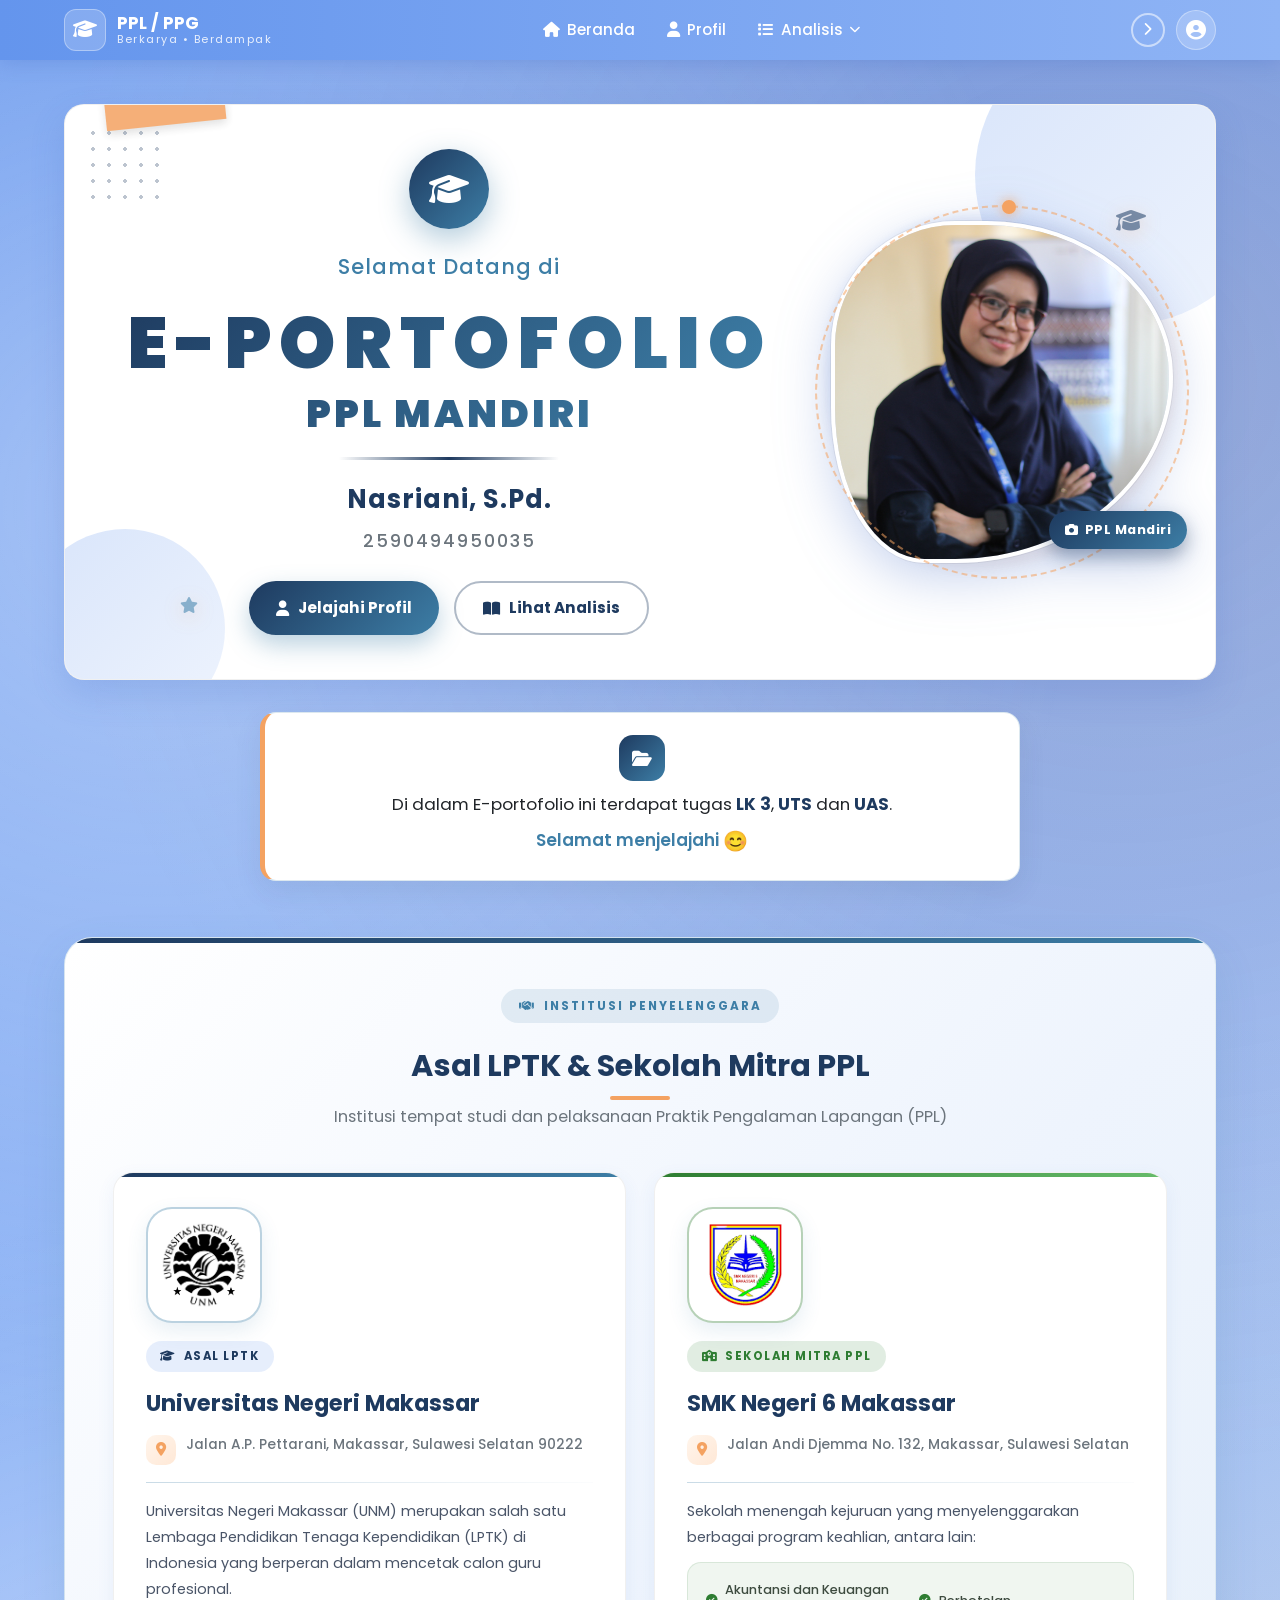
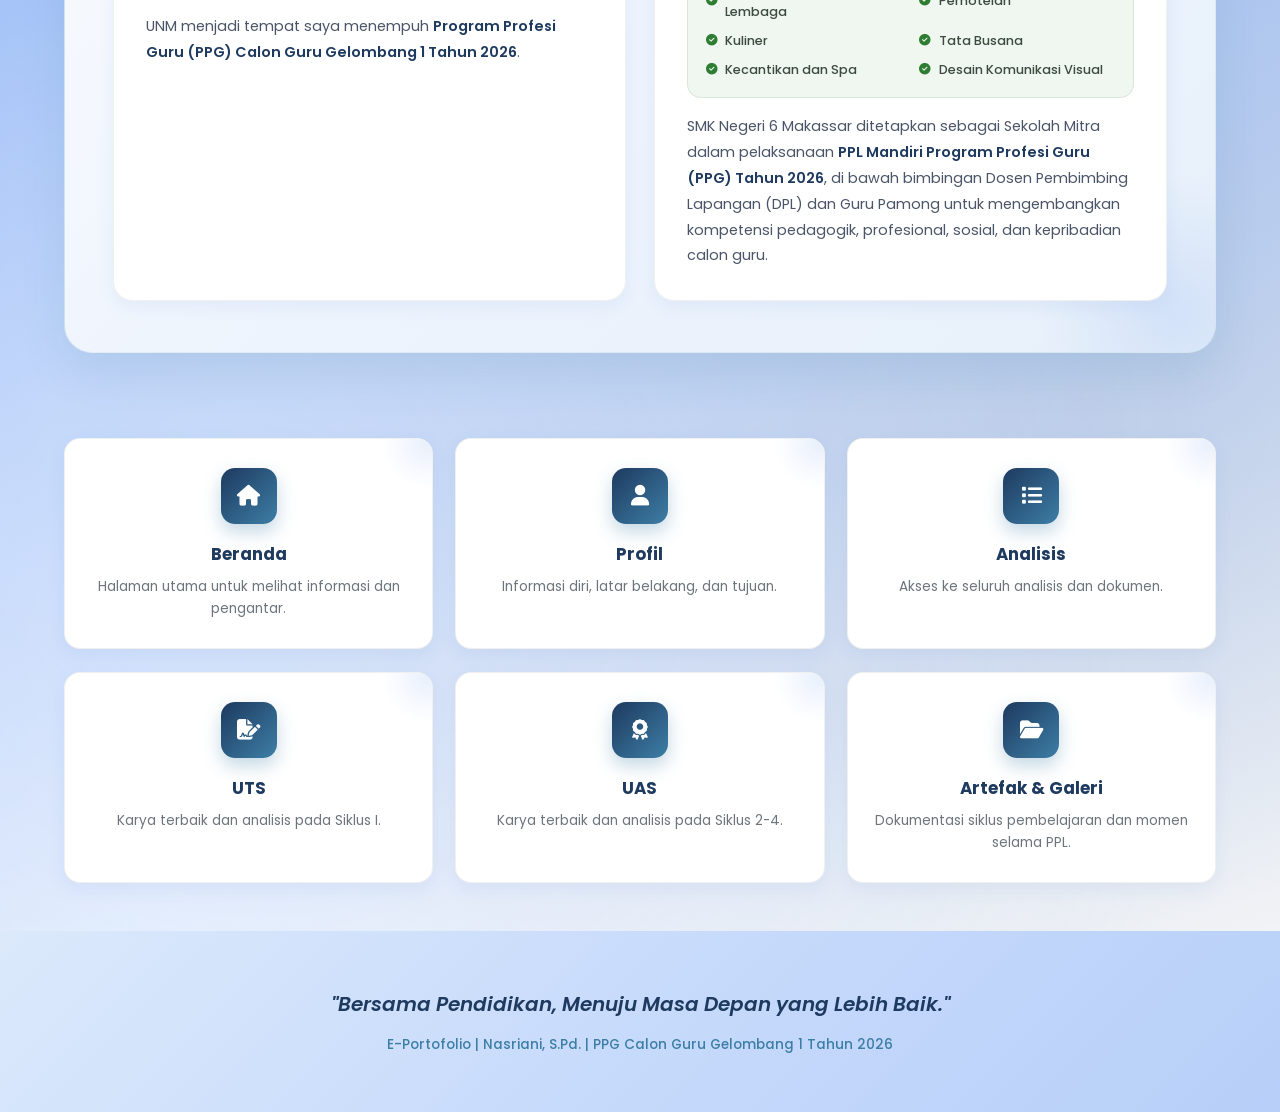
<file: beranda.html>
<!DOCTYPE html>
<html lang="id">
<head>
    <meta charset="UTF-8">
    <meta name="viewport" content="width=device-width, initial-scale=1.0">
    <title>E-Portofolio - Nasriani, S.Pd. | Beranda</title>
    <link href="https://cdn.jsdelivr.net/npm/aos@2.3.1/dist/aos.css" rel="stylesheet">
    <link rel="stylesheet" href="https://cdnjs.cloudflare.com/ajax/libs/font-awesome/6.5.1/css/all.min.css">
    <link rel="stylesheet" href="css/style.css">
</head>
<body>
    <nav>
        <a href="beranda.html#beranda" class="nav-brand">
            <span class="nav-logo-badge"><i class="fas fa-graduation-cap"></i></span>
            <span class="nav-brand-text">
                <span class="nav-platform">PPL / PPG</span>
                <span class="nav-tagline">Berkarya • Berdampak</span>
            </span>
        </a>
        <ul class="nav-links">
            <li class="menu-pg1"><a href="beranda.html#beranda"><i class="fas fa-home"></i>Beranda</a></li>
            <li class="menu-pg1"><a href="profil.html"><i class="fas fa-user"></i>Profil</a></li>
            <li class="nav-dropdown menu-pg1">
                <a href="analisis.html" class="dropdown-toggle"><i class="fas fa-list"></i>Analisis<i class="fas fa-chevron-down nav-caret"></i></a>
                <ul class="nav-submenu">
                    <li><a href="analisis.html#analisis-rencana"><span class="sub-ico"><i class="fas fa-file-lines"></i></span>Analisis Rencana Pembelajaran<i class="fas fa-chevron-right sub-arrow"></i></a></li>
                    <li><a href="analisis.html#analisis-materi"><span class="sub-ico"><i class="fas fa-file-lines"></i></span>Analisis Materi Pembelajaran<i class="fas fa-chevron-right sub-arrow"></i></a></li>
                    <li><a href="analisis.html#analisis-media"><span class="sub-ico"><i class="fas fa-file-lines"></i></span>Analisis Media Pembelajaran<i class="fas fa-chevron-right sub-arrow"></i></a></li>
                    <li><a href="analisis.html#analisis-video"><span class="sub-ico"><i class="fas fa-file-lines"></i></span>Video Pembelajaran<i class="fas fa-chevron-right sub-arrow"></i></a></li>
                    <li><a href="analisis.html#analisis-non-mengajar"><span class="sub-ico"><i class="fas fa-file-lines"></i></span>Analisis Kegiatan Non-Mengajar<i class="fas fa-chevron-right sub-arrow"></i></a></li>
                    <li><a href="analisis.html#refleksi"><span class="sub-ico"><i class="fas fa-lightbulb"></i></span>Refleksi<i class="fas fa-chevron-right sub-arrow"></i></a></li>
                </ul>
            </li>
            <li class="nav-dropdown menu-pg2">
                <a href="uts.html" class="dropdown-toggle"><i class="fas fa-file-signature"></i>UTS<i class="fas fa-chevron-down nav-caret"></i></a>
                <ul class="nav-submenu">
                    <li><a href="uts.html#uts-rpm1"><span class="sub-ico"><i class="fas fa-file-circle-check"></i></span>RPM Terbaik Siklus I<i class="fas fa-chevron-right sub-arrow"></i></a></li>
                    <li><a href="uts.html#uts-video1"><span class="sub-ico"><i class="fas fa-video"></i></span>Video Pembelajaran Terbaik Siklus I<i class="fas fa-chevron-right sub-arrow"></i></a></li>
                </ul>
            </li>
            <li class="nav-dropdown menu-pg2">
                <a href="uas.html" class="dropdown-toggle"><i class="fas fa-file-signature"></i>UAS<i class="fas fa-chevron-down nav-caret"></i></a>
                <ul class="nav-submenu">
                    <li><a href="uas.html#uas-rpm"><span class="sub-ico"><i class="fas fa-file-circle-check"></i></span>RPM Terbaik Siklus 2-4<i class="fas fa-chevron-right sub-arrow"></i></a></li>
                    <li><a href="uas.html#uas-video"><span class="sub-ico"><i class="fas fa-video"></i></span>Video Pembelajaran Terbaik Siklus 2-4<i class="fas fa-chevron-right sub-arrow"></i></a></li>
                </ul>
            </li>
            <li class="menu-pg2"><a href="artefak.html"><i class="fas fa-folder-open"></i>Artefak &amp; Galeri</a></li>
        </ul>
        <div class="nav-right">
            <button type="button" class="nav-pager" id="navPager" onclick="toggleNavPage()"><i class="fas fa-chevron-right"></i></button>
            <div class="nav-profile" title="Profil Pengguna"><i class="fas fa-user-circle"></i></div>
            <div class="menu-toggle" onclick="toggleMenu()">☰</div>
        </div>
    </nav>

    <section id="beranda" class="hero-section">
        <div class="hero-card" data-aos="fade-up">
            <div class="hero-tape"></div>
            <div class="hero-decorations">
                <div class="hero-circle hero-circle-1"></div>
                <div class="hero-circle hero-circle-2"></div>
                <div class="hero-dots"></div>
                <div class="hero-spark hero-spark-1"><i class="fas fa-sparkles"></i></div>
                <div class="hero-spark hero-spark-2"><i class="fas fa-star"></i></div>
                <div class="hero-spark hero-spark-3"><i class="fas fa-graduation-cap"></i></div>
            </div>
            <div class="hero-inner">
                <div class="hero-text-wrap">
                    <div class="hero-icon-badge"><i class="fas fa-graduation-cap"></i></div>
                    <p class="hero-welcome">Selamat Datang di</p>
                    <h1 class="hero-title-large"><span class="hero-title-top">E-Portofolio</span>PPL Mandiri</h1>
                    <div class="hero-title-line"></div>
                    <p class="hero-name">Nasriani, S.Pd.</p>
                    <p class="hero-nim">2590494950035</p>
                    <div class="hero-cta">
                        <a href="profil.html" class="hero-btn primary"><i class="fas fa-user"></i> Jelajahi Profil</a>
                        <a href="analisis.html" class="hero-btn ghost"><i class="fas fa-book-open"></i> Lihat Analisis</a>
                    </div>
                </div>
                <div class="hero-photo">
                    <div class="hero-photo-ring"></div>
                    <img src="IMG_0328.JPG" alt="Nasriani, S.Pd.">
                    <div class="hero-photo-chip"><i class="fas fa-camera"></i> PPL Mandiri</div>
                </div>
            </div>
        </div>

        <div class="intro-note" data-aos="fade-up" data-aos-delay="100">
            <span class="intro-note-icon"><i class="fas fa-folder-open"></i></span>
            <p class="intro-note-text">Di dalam E-portofolio ini terdapat tugas <strong>LK 3</strong>, <strong>UTS</strong> dan <strong>UAS</strong>.</p>
            <p class="intro-note-greet">Selamat menjelajahi <span class="intro-note-emoji" role="img" aria-label="senyum">😊</span></p>
        </div>

        <div class="section-spacer"></div>

        <div id="mitra" class="mitra-section">
            <div class="mitra-head" data-aos="fade-up">
                <span class="mitra-eyebrow"><i class="fas fa-handshake"></i> Institusi Penyelenggara</span>
                <h2 class="section-title">Asal LPTK &amp; Sekolah Mitra PPL</h2>
                <p class="section-subtitle">Institusi tempat studi dan pelaksanaan Praktik Pengalaman Lapangan (PPL)</p>
            </div>

            <div class="mitra-row">
                <article class="mitra-card mitra-card--lptk" data-aos="fade-up" data-aos-delay="150">
                    <div class="mitra-logo">
                        <img src="logo_unm.png" alt="Logo Universitas Negeri Makassar" onerror="this.replaceWith(Object.assign(document.createElement('i'),{className:'fas fa-university mitra-logo-fallback'}))">
                    </div>
                    <div class="mitra-info">
                        <span class="mitra-tag"><i class="fas fa-graduation-cap"></i> Asal LPTK</span>
                        <h3>Universitas Negeri Makassar</h3>
                        <p class="mitra-address"><span class="mitra-pin"><i class="fas fa-map-marker-alt"></i></span> Jalan A.P. Pettarani, Makassar, Sulawesi Selatan 90222</p>
                        <div class="mitra-divider"></div>
                        <p class="mitra-desc">Universitas Negeri Makassar (UNM) merupakan salah satu Lembaga Pendidikan Tenaga Kependidikan (LPTK) di Indonesia yang berperan dalam mencetak calon guru profesional.</p>
                        <p class="mitra-desc">UNM menjadi tempat saya menempuh <strong>Program Profesi Guru (PPG) Calon Guru Gelombang 1 Tahun 2026</strong>.</p>
                    </div>
                </article>

                <article class="mitra-card mitra-card--smk" data-aos="fade-up" data-aos-delay="300">
                    <div class="mitra-logo">
                        <img src="logo_smkn6.png" alt="Logo SMK Negeri 6 Makassar" onerror="this.replaceWith(Object.assign(document.createElement('i'),{className:'fas fa-school mitra-logo-fallback'}))">
                    </div>
                    <div class="mitra-info">
                        <span class="mitra-tag"><i class="fas fa-school"></i> Sekolah Mitra PPL</span>
                        <h3>SMK Negeri 6 Makassar</h3>
                        <p class="mitra-address"><span class="mitra-pin"><i class="fas fa-map-marker-alt"></i></span> Jalan Andi Djemma No. 132, Makassar, Sulawesi Selatan</p>
                        <div class="mitra-divider"></div>
                        <p class="mitra-desc">Sekolah menengah kejuruan yang menyelenggarakan berbagai program keahlian, antara lain:</p>
                        <ul class="mitra-jurusan">
                            <li><i class="fas fa-check-circle"></i> Akuntansi dan Keuangan Lembaga</li>
                            <li><i class="fas fa-check-circle"></i> Perhotelan</li>
                            <li><i class="fas fa-check-circle"></i> Kuliner</li>
                            <li><i class="fas fa-check-circle"></i> Tata Busana</li>
                            <li><i class="fas fa-check-circle"></i> Kecantikan dan Spa</li>
                            <li><i class="fas fa-check-circle"></i> Desain Komunikasi Visual</li>
                        </ul>
                        <p class="mitra-desc">SMK Negeri 6 Makassar ditetapkan sebagai Sekolah Mitra dalam pelaksanaan <strong>PPL Mandiri Program Profesi Guru (PPG) Tahun 2026</strong>, di bawah bimbingan Dosen Pembimbing Lapangan (DPL) dan Guru Pamong untuk mengembangkan kompetensi pedagogik, profesional, sosial, dan kepribadian calon guru.</p>
                    </div>
                </article>
            </div>
        </div>

        <div class="section-spacer"></div>

        <div class="nav-cards">
            <a href="beranda.html#beranda" class="nav-card" data-aos="fade-up" data-aos-delay="100">
                <div class="nav-card-icon"><i class="fas fa-home"></i></div>
                <h3>Beranda</h3>
                <p>Halaman utama untuk melihat informasi dan pengantar.</p>
            </a>
            <a href="profil.html" class="nav-card" data-aos="fade-up" data-aos-delay="200">
                <div class="nav-card-icon"><i class="fas fa-user"></i></div>
                <h3>Profil</h3>
                <p>Informasi diri, latar belakang, dan tujuan.</p>
            </a>
            <a href="analisis.html" class="nav-card" data-aos="fade-up" data-aos-delay="300">
                <div class="nav-card-icon"><i class="fas fa-list"></i></div>
                <h3>Analisis</h3>
                <p>Akses ke seluruh analisis dan dokumen.</p>
            </a>
            <a href="uts.html" class="nav-card" data-aos="fade-up" data-aos-delay="400">
                <div class="nav-card-icon"><i class="fas fa-file-signature"></i></div>
                <h3>UTS</h3>
                <p>Karya terbaik dan analisis pada Siklus I.</p>
            </a>
            <a href="uas.html" class="nav-card" data-aos="fade-up" data-aos-delay="500">
                <div class="nav-card-icon"><i class="fas fa-award"></i></div>
                <h3>UAS</h3>
                <p>Karya terbaik dan analisis pada Siklus 2-4.</p>
            </a>
            <a href="artefak.html" class="nav-card" data-aos="fade-up" data-aos-delay="600">
                <div class="nav-card-icon"><i class="fas fa-folder-open"></i></div>
                <h3>Artefak &amp; Galeri</h3>
                <p>Dokumentasi siklus pembelajaran dan momen selama PPL.</p>
            </a>
        </div>
    </section>

    <footer>
        <div class="footer-inner">
            <p class="footer-tagline">"Bersama Pendidikan, Menuju Masa Depan yang Lebih Baik."</p>
            <p class="footer-meta">E-Portofolio | Nasriani, S.Pd. | PPG Calon Guru Gelombang 1 Tahun 2026</p>
        </div>
    </footer>

    <script src="https://cdn.jsdelivr.net/npm/aos@2.3.1/dist/aos.js"></script>
    <script src="js/app.js"></script>
</body>
</html>
</file>
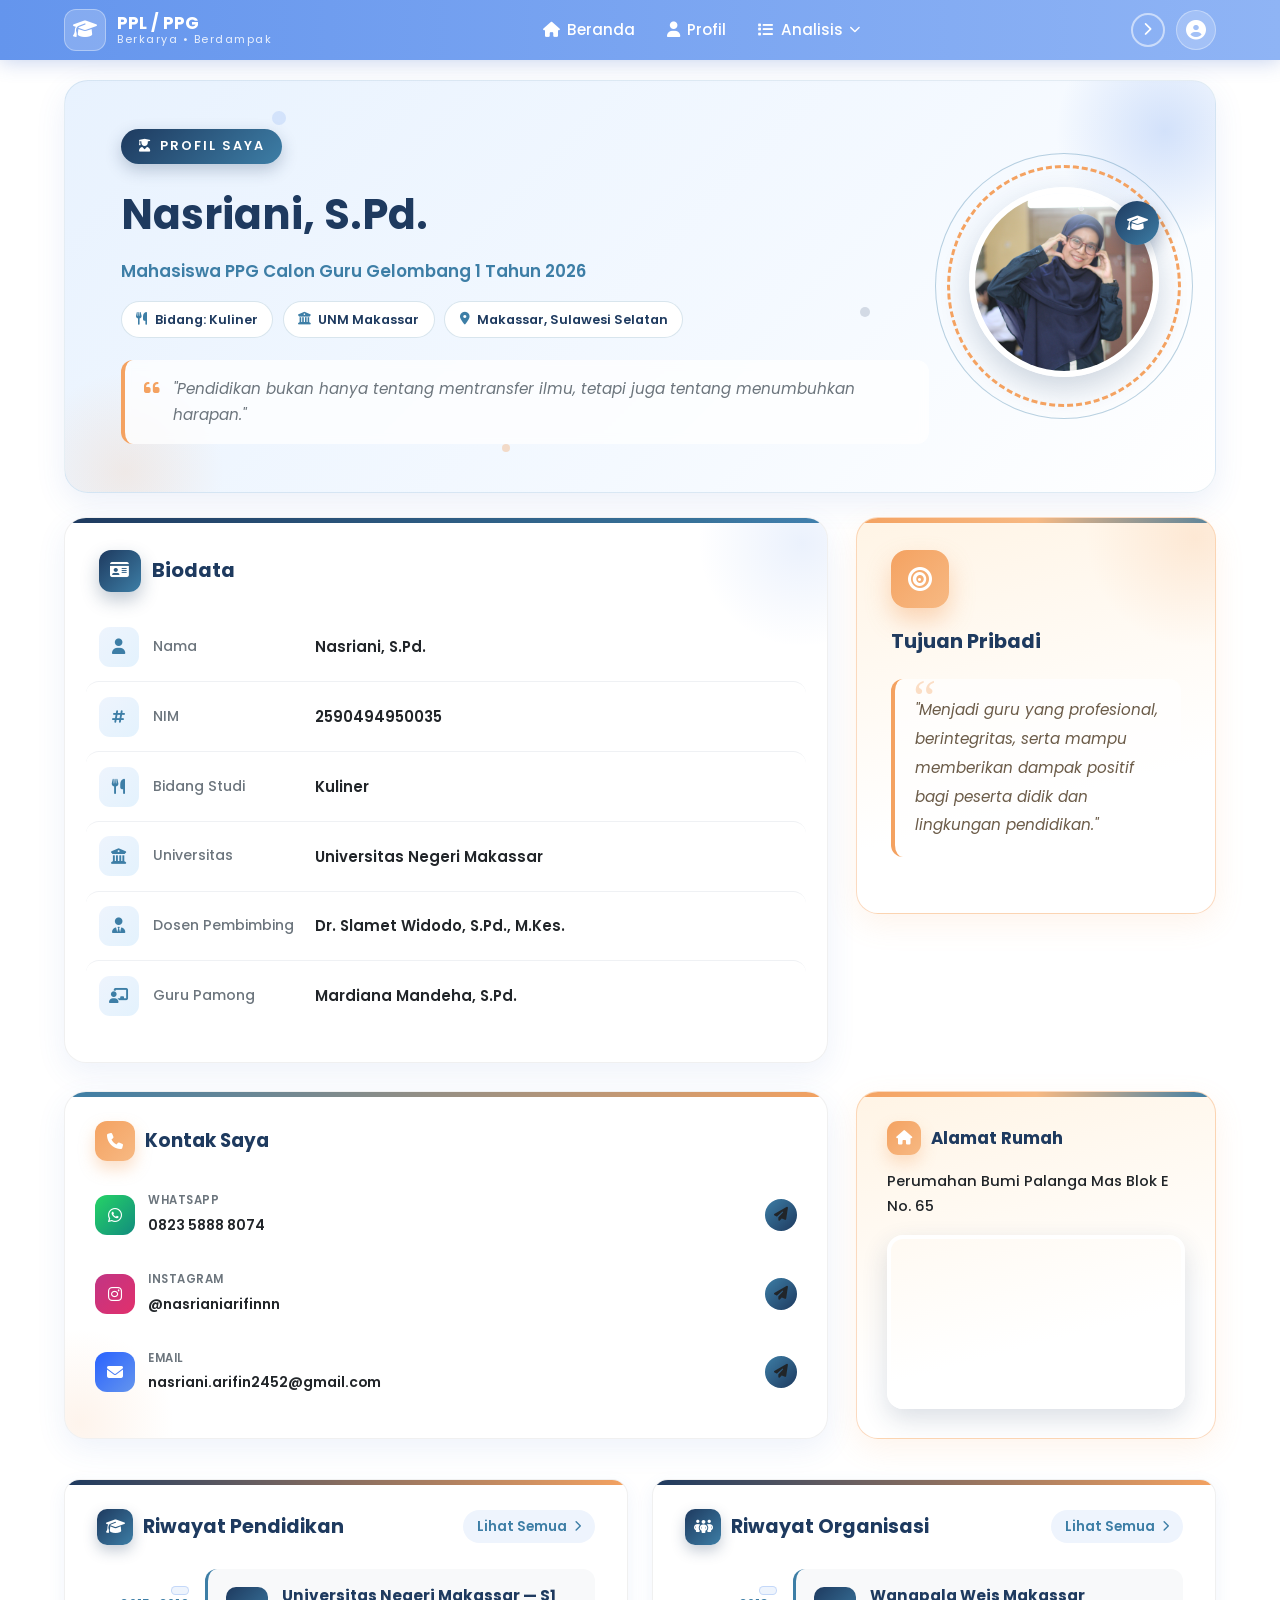
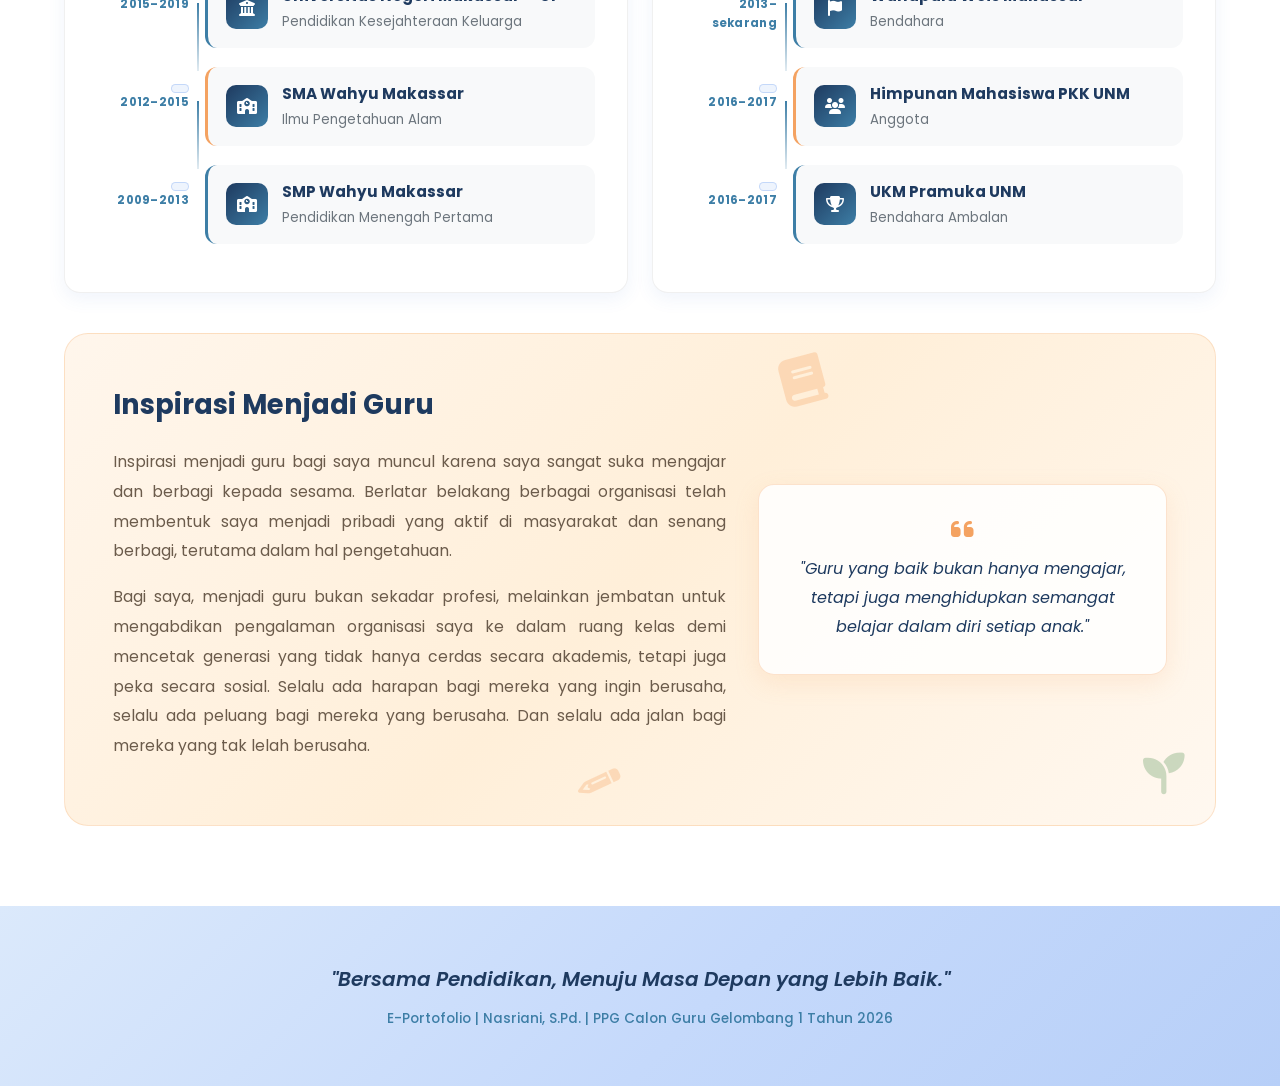
<file: profil.html>
<!DOCTYPE html>
<html lang="id">
<head>
    <meta charset="UTF-8">
    <meta name="viewport" content="width=device-width, initial-scale=1.0">
    <title>E-Portofolio - Nasriani, S.Pd. | Profil</title>
    <link href="https://cdn.jsdelivr.net/npm/aos@2.3.1/dist/aos.css" rel="stylesheet">
    <link rel="stylesheet" href="https://cdnjs.cloudflare.com/ajax/libs/font-awesome/6.5.1/css/all.min.css">
    <link rel="stylesheet" href="css/style.css">
</head>
<body>
    <nav>
        <a href="beranda.html#beranda" class="nav-brand">
            <span class="nav-logo-badge"><i class="fas fa-graduation-cap"></i></span>
            <span class="nav-brand-text">
                <span class="nav-platform">PPL / PPG</span>
                <span class="nav-tagline">Berkarya • Berdampak</span>
            </span>
        </a>
        <ul class="nav-links">
            <li class="menu-pg1"><a href="beranda.html#beranda"><i class="fas fa-home"></i>Beranda</a></li>
            <li class="menu-pg1"><a href="profil.html"><i class="fas fa-user"></i>Profil</a></li>
            <li class="nav-dropdown menu-pg1">
                <a href="analisis.html" class="dropdown-toggle"><i class="fas fa-list"></i>Analisis<i class="fas fa-chevron-down nav-caret"></i></a>
                <ul class="nav-submenu">
                    <li><a href="analisis.html#analisis-rencana"><span class="sub-ico"><i class="fas fa-file-lines"></i></span>Analisis Rencana Pembelajaran<i class="fas fa-chevron-right sub-arrow"></i></a></li>
                    <li><a href="analisis.html#analisis-materi"><span class="sub-ico"><i class="fas fa-file-lines"></i></span>Analisis Materi Pembelajaran<i class="fas fa-chevron-right sub-arrow"></i></a></li>
                    <li><a href="analisis.html#analisis-media"><span class="sub-ico"><i class="fas fa-file-lines"></i></span>Analisis Media Pembelajaran<i class="fas fa-chevron-right sub-arrow"></i></a></li>
                    <li><a href="analisis.html#analisis-video"><span class="sub-ico"><i class="fas fa-file-lines"></i></span>Video Pembelajaran<i class="fas fa-chevron-right sub-arrow"></i></a></li>
                    <li><a href="analisis.html#analisis-non-mengajar"><span class="sub-ico"><i class="fas fa-file-lines"></i></span>Analisis Kegiatan Non-Mengajar<i class="fas fa-chevron-right sub-arrow"></i></a></li>
                    <li><a href="analisis.html#refleksi"><span class="sub-ico"><i class="fas fa-lightbulb"></i></span>Refleksi<i class="fas fa-chevron-right sub-arrow"></i></a></li>
                </ul>
            </li>
            <li class="nav-dropdown menu-pg2">
                <a href="uts.html" class="dropdown-toggle"><i class="fas fa-file-signature"></i>UTS<i class="fas fa-chevron-down nav-caret"></i></a>
                <ul class="nav-submenu">
                    <li><a href="uts.html#uts-rpm1"><span class="sub-ico"><i class="fas fa-file-circle-check"></i></span>RPM Terbaik Siklus I<i class="fas fa-chevron-right sub-arrow"></i></a></li>
                    <li><a href="uts.html#uts-video1"><span class="sub-ico"><i class="fas fa-video"></i></span>Video Pembelajaran Terbaik Siklus I<i class="fas fa-chevron-right sub-arrow"></i></a></li>
                </ul>
            </li>
            <li class="nav-dropdown menu-pg2">
                <a href="uas.html" class="dropdown-toggle"><i class="fas fa-file-signature"></i>UAS<i class="fas fa-chevron-down nav-caret"></i></a>
                <ul class="nav-submenu">
                    <li><a href="uas.html#uas-rpm"><span class="sub-ico"><i class="fas fa-file-circle-check"></i></span>RPM Terbaik Siklus 2-4<i class="fas fa-chevron-right sub-arrow"></i></a></li>
                    <li><a href="uas.html#uas-video"><span class="sub-ico"><i class="fas fa-video"></i></span>Video Pembelajaran Terbaik Siklus 2-4<i class="fas fa-chevron-right sub-arrow"></i></a></li>
                </ul>
            </li>
            <li class="menu-pg2"><a href="artefak.html"><i class="fas fa-folder-open"></i>Artefak &amp; Galeri</a></li>
        </ul>
        <div class="nav-right">
            <button type="button" class="nav-pager" id="navPager" onclick="toggleNavPage()"><i class="fas fa-chevron-right"></i></button>
            <div class="nav-profile" title="Profil Pengguna"><i class="fas fa-user-circle"></i></div>
            <div class="menu-toggle" onclick="toggleMenu()">☰</div>
        </div>
    </nav>

    <section id="profil">
        <div class="profil-hero" data-aos="fade-up">
            <div class="profil-hero-decor">
                <div class="pdot pdot-1"></div>
                <div class="pdot pdot-2"></div>
                <div class="pdot pdot-3"></div>
            </div>
            <div class="profil-hero-text">
                <span class="profil-hero-label"><i class="fas fa-user-graduate"></i> Profil Saya</span>
                <h2 class="profil-hero-name">Nasriani, S.Pd.</h2>
                <p class="profil-hero-status">Mahasiswa PPG Calon Guru Gelombang 1 Tahun 2026</p>
                <div class="profil-hero-chips">
                    <span class="profil-chip"><i class="fas fa-utensils"></i> Bidang: Kuliner</span>
                    <span class="profil-chip"><i class="fas fa-university"></i> UNM Makassar</span>
                    <span class="profil-chip"><i class="fas fa-location-dot"></i> Makassar, Sulawesi Selatan</span>
                </div>
                <div class="profil-hero-quote">
                    <i class="fas fa-quote-left"></i>
                    <p>"Pendidikan bukan hanya tentang mentransfer ilmu, tetapi juga tentang menumbuhkan harapan."</p>
                </div>
            </div>
            <div class="profil-hero-photo">
                <div class="profil-photo-badge"><i class="fas fa-graduation-cap"></i></div>
                <img src="profil.JPG" alt="Nasriani, S.Pd.">
            </div>
        </div>

        <div class="biodata-row">
            <div class="biodata-col">
                <div class="biodata-card" data-aos="fade-up">
                    <h3><i class="fas fa-id-card"></i> Biodata</h3>
                    <ul class="biodata-list">
                        <li><span class="bio-ico"><i class="fas fa-user"></i></span><span class="label">Nama</span><span class="value">Nasriani, S.Pd.</span></li>
                        <li><span class="bio-ico"><i class="fas fa-hashtag"></i></span><span class="label">NIM</span><span class="value">2590494950035</span></li>
                        <li><span class="bio-ico"><i class="fas fa-utensils"></i></span><span class="label">Bidang Studi</span><span class="value">Kuliner</span></li>
                        <li><span class="bio-ico"><i class="fas fa-university"></i></span><span class="label">Universitas</span><span class="value">Universitas Negeri Makassar</span></li>
                        <li><span class="bio-ico"><i class="fas fa-user-tie"></i></span><span class="label">Dosen Pembimbing</span><span class="value">Dr. Slamet Widodo, S.Pd., M.Kes.</span></li>
                        <li><span class="bio-ico"><i class="fas fa-chalkboard-user"></i></span><span class="label">Guru Pamong</span><span class="value">Mardiana Mandeha, S.Pd.</span></li>
                    </ul>
                </div>
            </div>
            <div class="tujuan-card" data-aos="fade-up" data-aos-delay="100">
                <div class="tujuan-icon"><i class="fas fa-bullseye"></i></div>
                <h3>Tujuan Pribadi</h3>
                <p class="tujuan-quote">"Menjadi guru yang profesional, berintegritas, serta mampu memberikan dampak positif bagi peserta didik dan lingkungan pendidikan."</p>
            </div>
        </div>

        <div class="kontak-alamat-row">
            <div class="kontak-card" data-aos="fade-up">
                <div class="kontak-head">
                    <h3><i class="fas fa-phone"></i> Kontak Saya</h3>
                </div>
                <div class="kontak-row">
                    <div class="kontak-item">
                        <span class="kontak-ico"><i class="fab fa-whatsapp"></i></span>
                        <div>
                            <span class="kontak-label">WhatsApp</span>
                            <a href="https://wa.me/6282358888074" target="_blank" rel="noopener">0823 5888 8074</a>
                        </div>
                        <a class="kontak-btn" href="https://wa.me/6282358888074" target="_blank" rel="noopener"><i class="fas fa-paper-plane"></i></a>
                    </div>
                    <div class="kontak-item">
                        <span class="kontak-ico"><i class="fab fa-instagram"></i></span>
                        <div>
                            <span class="kontak-label">Instagram</span>
                            <a href="https://instagram.com/nasrianiarifinnn" target="_blank" rel="noopener">@nasrianiarifinnn</a>
                        </div>
                        <a class="kontak-btn" href="https://instagram.com/nasrianiarifinnn" target="_blank" rel="noopener"><i class="fas fa-paper-plane"></i></a>
                    </div>
                    <div class="kontak-item">
                        <span class="kontak-ico"><i class="fas fa-envelope"></i></span>
                        <div>
                            <span class="kontak-label">Email</span>
                            <a href="mailto:nasriani.arifin2452@gmail.com">nasriani.arifin2452@gmail.com</a>
                        </div>
                        <a class="kontak-btn" href="mailto:nasriani.arifin2452@gmail.com"><i class="fas fa-paper-plane"></i></a>
                    </div>
                </div>
            </div>
            <div class="alamat-card" data-aos="fade-up" data-aos-delay="100">
                <div class="alamat-head">
                    <i class="fas fa-house"></i>
                    <h4>Alamat Rumah</h4>
                </div>
                <p class="alamat-text">Perumahan Bumi Palanga Mas Blok E No. 65</p>
                <div class="alamat-map-wrap">
                    <iframe src="https://maps.google.com/maps?q=-5.1380224,119.4590208&z=16&output=embed" loading="lazy" referrerpolicy="no-referrer-when-downgrade" title="Lokasi Alamat Rumah"></iframe>
                </div>
            </div>
        </div>

        <div class="riwayat-row">
            <div class="riwayat-panel" data-aos="fade-up">
                <div class="riwayat-head">
                    <h3><i class="fas fa-graduation-cap"></i> Riwayat Pendidikan</h3>
                    <button type="button" class="lihat-semua" onclick="toggleTimeline('timeline-pendidikan', this)">Lihat Semua <i class="fas fa-chevron-right"></i></button>
                </div>
                <div class="timeline collapsed" id="timeline-pendidikan">
                    <div class="timeline-item">
                        <div class="timeline-year">2015–2019</div>
                        <div class="timeline-card">
                            <div class="timeline-ico"><i class="fas fa-university"></i></div>
                            <div>
                                <h4>Universitas Negeri Makassar — S1</h4>
                                <p>Pendidikan Kesejahteraan Keluarga</p>
                            </div>
                        </div>
                    </div>
                    <div class="timeline-item">
                        <div class="timeline-year">2012–2015</div>
                        <div class="timeline-card">
                            <div class="timeline-ico"><i class="fas fa-school"></i></div>
                            <div>
                                <h4>SMA Wahyu Makassar</h4>
                                <p>Ilmu Pengetahuan Alam</p>
                            </div>
                        </div>
                    </div>
                    <div class="timeline-item">
                        <div class="timeline-year">2009–2013</div>
                        <div class="timeline-card">
                            <div class="timeline-ico"><i class="fas fa-school"></i></div>
                            <div>
                                <h4>SMP Wahyu Makassar</h4>
                                <p>Pendidikan Menengah Pertama</p>
                            </div>
                        </div>
                    </div>
                    <div class="timeline-item">
                        <div class="timeline-year">2003–2009</div>
                        <div class="timeline-card">
                            <div class="timeline-ico"><i class="fas fa-school"></i></div>
                            <div>
                                <h4>SD Inpres Tommo II</h4>
                                <p>Pendidikan Dasar</p>
                            </div>
                        </div>
                    </div>
                </div>
            </div>

            <div class="riwayat-panel" data-aos="fade-up" data-aos-delay="150">
                <div class="riwayat-head">
                    <h3><i class="fas fa-people-group"></i> Riwayat Organisasi</h3>
                    <button type="button" class="lihat-semua" onclick="toggleTimeline('timeline-organisasi', this)">Lihat Semua <i class="fas fa-chevron-right"></i></button>
                </div>
                <div class="timeline collapsed" id="timeline-organisasi">
                    <div class="timeline-item">
                        <div class="timeline-year">2013–sekarang</div>
                        <div class="timeline-card">
                            <div class="timeline-ico"><i class="fas fa-flag"></i></div>
                            <div>
                                <h4>Wanapala Weis Makassar</h4>
                                <p>Bendahara</p>
                            </div>
                        </div>
                    </div>
                    <div class="timeline-item">
                        <div class="timeline-year">2016–2017</div>
                        <div class="timeline-card">
                            <div class="timeline-ico"><i class="fas fa-users"></i></div>
                            <div>
                                <h4>Himpunan Mahasiswa PKK UNM</h4>
                                <p>Anggota</p>
                            </div>
                        </div>
                    </div>
                    <div class="timeline-item">
                        <div class="timeline-year">2016–2017</div>
                        <div class="timeline-card">
                            <div class="timeline-ico"><i class="fas fa-trophy"></i></div>
                            <div>
                                <h4>UKM Pramuka UNM</h4>
                                <p>Bendahara Ambalan</p>
                            </div>
                        </div>
                    </div>
                    <div class="timeline-item">
                        <div class="timeline-year">2017–2018</div>
                        <div class="timeline-card">
                            <div class="timeline-ico"><i class="fas fa-bullhorn"></i></div>
                            <div>
                                <h4>UKM Pramuka UNM</h4>
                                <p>Humas</p>
                            </div>
                        </div>
                    </div>
                    <div class="timeline-item">
                        <div class="timeline-year">2018–2019</div>
                        <div class="timeline-card">
                            <div class="timeline-ico"><i class="fas fa-star"></i></div>
                            <div>
                                <h4>UKM Pramuka UNM</h4>
                                <p>Ketua Dewan Racana</p>
                            </div>
                        </div>
                    </div>
                    <div class="timeline-item">
                        <div class="timeline-year">2019–2022</div>
                        <div class="timeline-card">
                            <div class="timeline-ico"><i class="fas fa-pen-nib"></i></div>
                            <div>
                                <h4>KBM — Forum Menulis Makassar</h4>
                                <p>Sekretaris</p>
                            </div>
                        </div>
                    </div>
                </div>
            </div>
        </div>

        <div class="inspirasi-section" data-aos="fade-up">
            <div class="inspirasi-decor">
                <i class="fas fa-book inspirasi-ico ico-1"></i>
                <i class="fas fa-pencil inspirasi-ico ico-2"></i>
                <i class="fas fa-seedling inspirasi-ico ico-3"></i>
            </div>
            <div class="inspirasi-content">
                <h3>Inspirasi Menjadi Guru</h3>
                <p>Inspirasi menjadi guru bagi saya muncul karena saya sangat suka mengajar dan berbagi kepada sesama. Berlatar belakang berbagai organisasi telah membentuk saya menjadi pribadi yang aktif di masyarakat dan senang berbagi, terutama dalam hal pengetahuan.</p>
                <p>Bagi saya, menjadi guru bukan sekadar profesi, melainkan jembatan untuk mengabdikan pengalaman organisasi saya ke dalam ruang kelas demi mencetak generasi yang tidak hanya cerdas secara akademis, tetapi juga peka secara sosial. Selalu ada harapan bagi mereka yang ingin berusaha, selalu ada peluang bagi mereka yang berusaha. Dan selalu ada jalan bagi mereka yang tak lelah berusaha.</p>
            </div>
            <div class="inspirasi-quote">
                <i class="fas fa-quote-left"></i>
                <p>"Guru yang baik bukan hanya mengajar, tetapi juga menghidupkan semangat belajar dalam diri setiap anak."</p>
            </div>
        </div>
    </section>

    <footer>
        <div class="footer-inner">
            <p class="footer-tagline">"Bersama Pendidikan, Menuju Masa Depan yang Lebih Baik."</p>
            <p class="footer-meta">E-Portofolio | Nasriani, S.Pd. | PPG Calon Guru Gelombang 1 Tahun 2026</p>
        </div>
    </footer>

    <script src="https://cdn.jsdelivr.net/npm/aos@2.3.1/dist/aos.js"></script>
    <script src="js/app.js"></script>
</body>
</html>
</file>
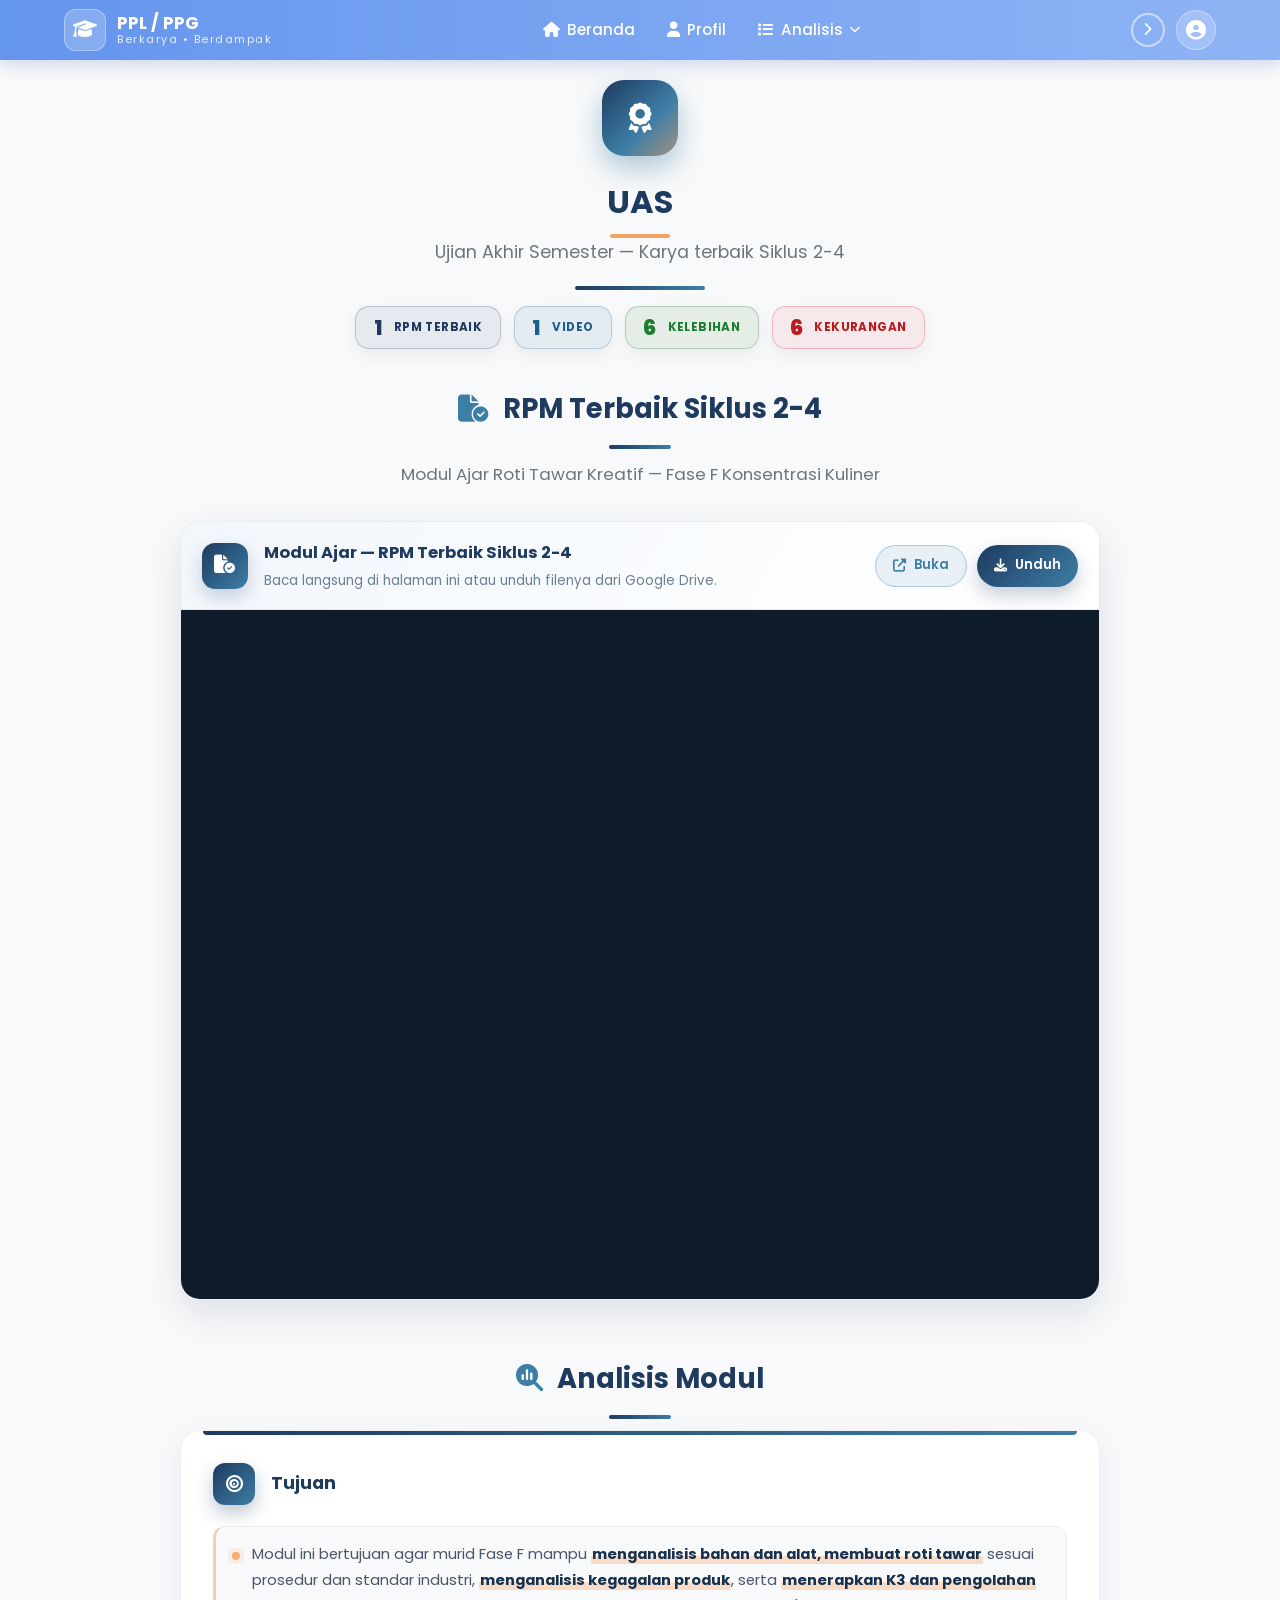
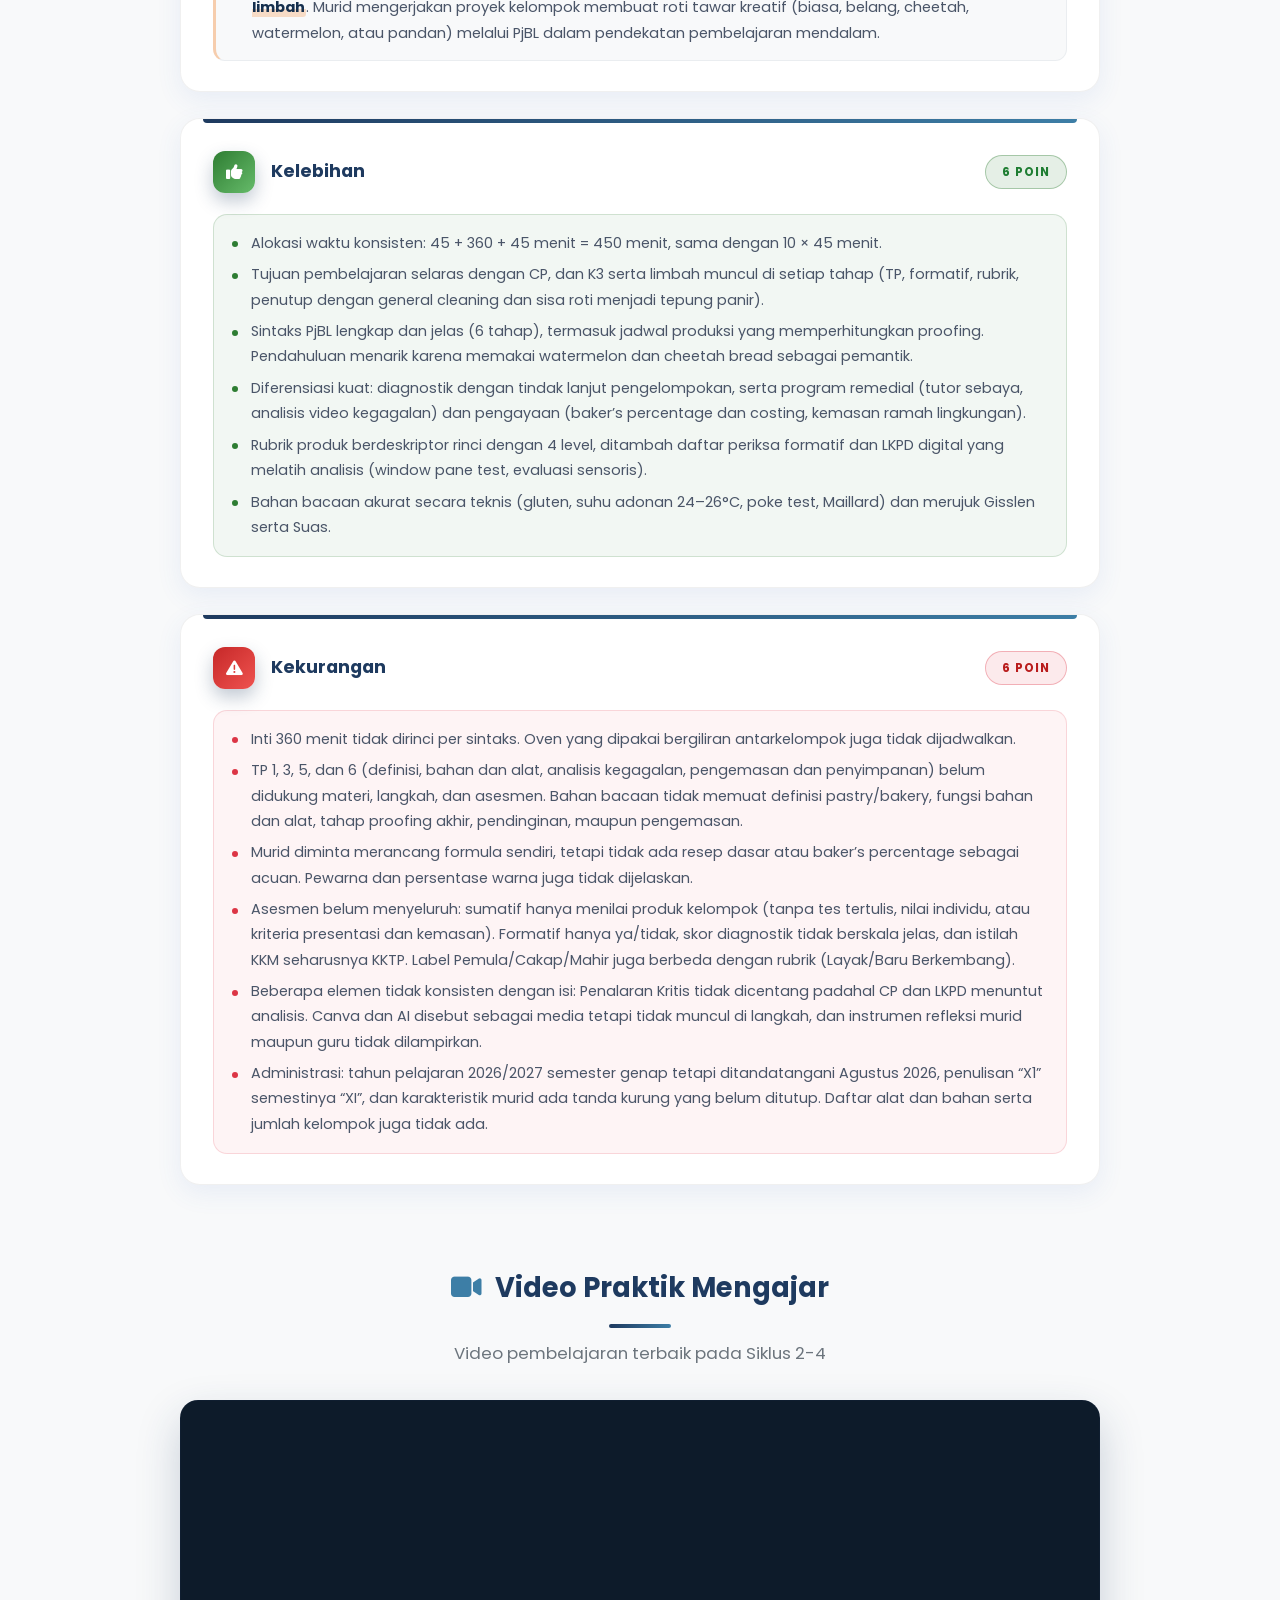
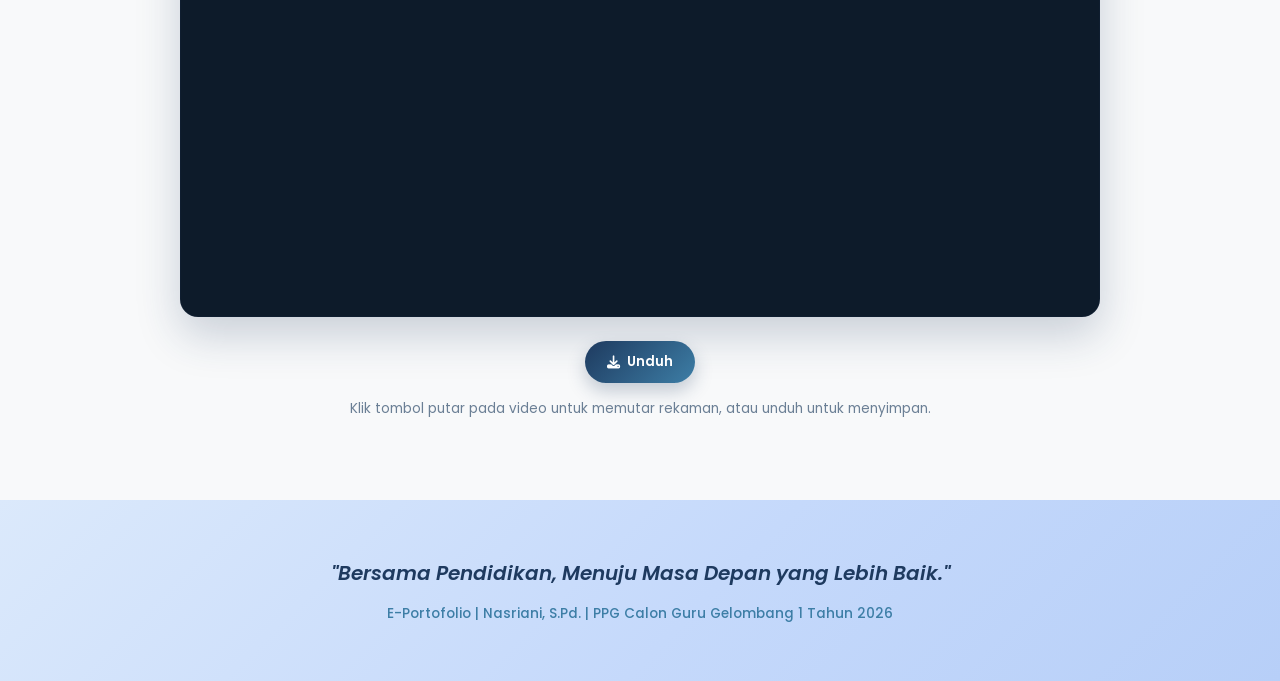
<file: uas.html>
<!DOCTYPE html>
<html lang="id">
<head>
    <meta charset="UTF-8">
    <meta name="viewport" content="width=device-width, initial-scale=1.0">
    <title>E-Portofolio - Nasriani, S.Pd. | UAS</title>
    <link href="https://cdn.jsdelivr.net/npm/aos@2.3.1/dist/aos.css" rel="stylesheet">
    <link rel="stylesheet" href="https://cdnjs.cloudflare.com/ajax/libs/font-awesome/6.5.1/css/all.min.css">
    <link rel="stylesheet" href="css/style.css">
</head>
<body>
    <nav>
        <a href="beranda.html#beranda" class="nav-brand">
            <span class="nav-logo-badge"><i class="fas fa-graduation-cap"></i></span>
            <span class="nav-brand-text">
                <span class="nav-platform">PPL / PPG</span>
                <span class="nav-tagline">Berkarya • Berdampak</span>
            </span>
        </a>
        <ul class="nav-links">
            <li class="menu-pg1"><a href="beranda.html#beranda"><i class="fas fa-home"></i>Beranda</a></li>
            <li class="menu-pg1"><a href="profil.html"><i class="fas fa-user"></i>Profil</a></li>
            <li class="nav-dropdown menu-pg1">
                <a href="analisis.html" class="dropdown-toggle"><i class="fas fa-list"></i>Analisis<i class="fas fa-chevron-down nav-caret"></i></a>
                <ul class="nav-submenu">
                    <li><a href="analisis.html#analisis-rencana"><span class="sub-ico"><i class="fas fa-file-lines"></i></span>Analisis Rencana Pembelajaran<i class="fas fa-chevron-right sub-arrow"></i></a></li>
                    <li><a href="analisis.html#analisis-materi"><span class="sub-ico"><i class="fas fa-file-lines"></i></span>Analisis Materi Pembelajaran<i class="fas fa-chevron-right sub-arrow"></i></a></li>
                    <li><a href="analisis.html#analisis-media"><span class="sub-ico"><i class="fas fa-file-lines"></i></span>Analisis Media Pembelajaran<i class="fas fa-chevron-right sub-arrow"></i></a></li>
                    <li><a href="analisis.html#analisis-video"><span class="sub-ico"><i class="fas fa-file-lines"></i></span>Video Pembelajaran<i class="fas fa-chevron-right sub-arrow"></i></a></li>
                    <li><a href="analisis.html#analisis-non-mengajar"><span class="sub-ico"><i class="fas fa-file-lines"></i></span>Analisis Kegiatan Non-Mengajar<i class="fas fa-chevron-right sub-arrow"></i></a></li>
                    <li><a href="analisis.html#refleksi"><span class="sub-ico"><i class="fas fa-lightbulb"></i></span>Refleksi<i class="fas fa-chevron-right sub-arrow"></i></a></li>
                </ul>
            </li>
            <li class="nav-dropdown menu-pg2">
                <a href="uts.html" class="dropdown-toggle"><i class="fas fa-file-signature"></i>UTS<i class="fas fa-chevron-down nav-caret"></i></a>
                <ul class="nav-submenu">
                    <li><a href="uts.html#uts-rpm1"><span class="sub-ico"><i class="fas fa-file-circle-check"></i></span>RPM Terbaik Siklus I<i class="fas fa-chevron-right sub-arrow"></i></a></li>
                    <li><a href="uts.html#uts-video1"><span class="sub-ico"><i class="fas fa-video"></i></span>Video Pembelajaran Terbaik Siklus I<i class="fas fa-chevron-right sub-arrow"></i></a></li>
                </ul>
            </li>
            <li class="nav-dropdown menu-pg2">
                <a href="uas.html" class="dropdown-toggle"><i class="fas fa-file-signature"></i>UAS<i class="fas fa-chevron-down nav-caret"></i></a>
                <ul class="nav-submenu">
                    <li><a href="uas.html#uas-rpm"><span class="sub-ico"><i class="fas fa-file-circle-check"></i></span>RPM Terbaik Siklus 2-4<i class="fas fa-chevron-right sub-arrow"></i></a></li>
                    <li><a href="uas.html#uas-video"><span class="sub-ico"><i class="fas fa-video"></i></span>Video Pembelajaran Terbaik Siklus 2-4<i class="fas fa-chevron-right sub-arrow"></i></a></li>
                </ul>
            </li>
            <li class="menu-pg2"><a href="artefak.html"><i class="fas fa-folder-open"></i>Artefak &amp; Galeri</a></li>
        </ul>
        <div class="nav-right">
            <button type="button" class="nav-pager" id="navPager" onclick="toggleNavPage()"><i class="fas fa-chevron-right"></i></button>
            <div class="nav-profile" title="Profil Pengguna"><i class="fas fa-user-circle"></i></div>
            <div class="menu-toggle" onclick="toggleMenu()">☰</div>
        </div>
    </nav>

    <section id="uas">
        <div class="section-head" data-aos="fade-up">
            <div class="section-head-icon"><i class="fas fa-award"></i></div>
            <h2 class="section-title">UAS</h2>
            <p class="section-subtitle">Ujian Akhir Semester — Karya terbaik Siklus 2-4</p>
        </div>

        <div class="mini-stats" data-aos="fade-up" data-aos-delay="100">
            <a class="mini-stat ms-navy" href="#uas-rpm"><span class="ms-num">1</span><span class="ms-label">RPM Terbaik</span></a>
            <a class="mini-stat ms-blue" href="#uas-video"><span class="ms-num">1</span><span class="ms-label">Video</span></a>
            <a class="mini-stat ms-green" href="#uas-kelebihan"><span class="ms-num">6</span><span class="ms-label">Kelebihan</span></a>
            <a class="mini-stat ms-red" href="#uas-kekurangan"><span class="ms-num">6</span><span class="ms-label">Kekurangan</span></a>
        </div>

        <!-- RPM Terbaik Siklus 2-4 -->
        <div class="detail-block" id="uas-rpm" data-aos="fade-up" data-aos-delay="150">
            <h3 class="sub-section-title"><i class="fas fa-file-circle-check"></i> RPM Terbaik Siklus 2-4</h3>
            <p class="sub-section-subtitle">Modul Ajar Roti Tawar Kreatif — Fase F Konsentrasi Kuliner</p>

            <div class="file-doc">
                <div class="file-doc-head">
                    <div class="file-doc-icon"><i class="fas fa-file-circle-check"></i></div>
                    <div class="file-doc-info">
                        <h4>Modul Ajar — RPM Terbaik Siklus 2-4</h4>
                        <p>Baca langsung di halaman ini atau unduh filenya dari Google Drive.</p>
                    </div>
                    <div class="file-doc-actions">
                        <a class="file-btn file-btn--open" href="https://drive.google.com/file/d/11oEqxLw3SaTkiwHapM_EukCWL7wlNDKk/view?usp=drivesdk" target="_blank" rel="noopener"><i class="fas fa-external-link-alt"></i> Buka</a>
                        <a class="file-btn file-btn--dl" href="https://drive.google.com/uc?export=download&amp;id=11oEqxLw3SaTkiwHapM_EukCWL7wlNDKk" target="_blank" rel="noopener"><i class="fas fa-download"></i> Unduh</a>
                    </div>
                </div>
                <div class="file-doc-preview">
                    <iframe src="https://drive.google.com/file/d/11oEqxLw3SaTkiwHapM_EukCWL7wlNDKk/preview"
                            title="Modul Ajar — RPM Terbaik Siklus 2-4"
                            allowfullscreen
                            loading="lazy"></iframe>
                </div>
            </div>

            <h3 class="sub-section-title detail-analysis-title"><i class="fas fa-magnifying-glass-chart"></i> Analisis Modul</h3>
            <div class="rencana-list">
                <article class="rencana-item" data-aos="fade-up">
                    <div class="rencana-head">
                        <span class="rencana-num"><i class="fas fa-bullseye"></i></span>
                        <h3>Tujuan</h3>
                    </div>
                    <ul class="rencana-points">
                        <li><span class="pt-dot"></span><div>Modul ini bertujuan agar murid Fase F mampu <strong>menganalisis bahan dan alat, membuat roti tawar</strong> sesuai prosedur dan standar industri, <strong>menganalisis kegagalan produk</strong>, serta <strong>menerapkan K3 dan pengolahan limbah</strong>. Murid mengerjakan proyek kelompok membuat roti tawar kreatif (biasa, belang, cheetah, watermelon, atau pandan) melalui PjBL dalam pendekatan pembelajaran mendalam.</div></li>
                    </ul>
                </article>

                <article class="rencana-item" id="uas-kelebihan" data-aos="fade-up" data-aos-delay="100">
                    <div class="rencana-head">
                        <span class="rencana-num" style="background: linear-gradient(135deg, #2e7d32, #66bb6a);"><i class="fas fa-thumbs-up"></i></span>
                        <h3>Kelebihan</h3>
                        <span class="rencana-rate rate-baik">6 Poin</span>
                    </div>
                    <div class="rencana-subgroup sub-good">
                        <ul class="rencana-sub-simple">
                            <li>Alokasi waktu konsisten: 45 + 360 + 45 menit = 450 menit, sama dengan 10 × 45 menit.</li>
                            <li>Tujuan pembelajaran selaras dengan CP, dan K3 serta limbah muncul di setiap tahap (TP, formatif, rubrik, penutup dengan general cleaning dan sisa roti menjadi tepung panir).</li>
                            <li>Sintaks PjBL lengkap dan jelas (6 tahap), termasuk jadwal produksi yang memperhitungkan proofing. Pendahuluan menarik karena memakai watermelon dan cheetah bread sebagai pemantik.</li>
                            <li>Diferensiasi kuat: diagnostik dengan tindak lanjut pengelompokan, serta program remedial (tutor sebaya, analisis video kegagalan) dan pengayaan (baker&rsquo;s percentage dan costing, kemasan ramah lingkungan).</li>
                            <li>Rubrik produk berdeskriptor rinci dengan 4 level, ditambah daftar periksa formatif dan LKPD digital yang melatih analisis (window pane test, evaluasi sensoris).</li>
                            <li>Bahan bacaan akurat secara teknis (gluten, suhu adonan 24&ndash;26&deg;C, poke test, Maillard) dan merujuk Gisslen serta Suas.</li>
                        </ul>
                    </div>
                </article>

                <article class="rencana-item" id="uas-kekurangan" data-aos="fade-up" data-aos-delay="200">
                    <div class="rencana-head">
                        <span class="rencana-num" style="background: linear-gradient(135deg, #c62828, #ef5350);"><i class="fas fa-triangle-exclamation"></i></span>
                        <h3>Kekurangan</h3>
                        <span class="rencana-rate rate-perbaikan">6 Poin</span>
                    </div>
                    <div class="rencana-subgroup sub-warn">
                        <ul class="rencana-sub-simple">
                            <li>Inti 360 menit tidak dirinci per sintaks. Oven yang dipakai bergiliran antarkelompok juga tidak dijadwalkan.</li>
                            <li>TP 1, 3, 5, dan 6 (definisi, bahan dan alat, analisis kegagalan, pengemasan dan penyimpanan) belum didukung materi, langkah, dan asesmen. Bahan bacaan tidak memuat definisi pastry/bakery, fungsi bahan dan alat, tahap proofing akhir, pendinginan, maupun pengemasan.</li>
                            <li>Murid diminta merancang formula sendiri, tetapi tidak ada resep dasar atau baker&rsquo;s percentage sebagai acuan. Pewarna dan persentase warna juga tidak dijelaskan.</li>
                            <li>Asesmen belum menyeluruh: sumatif hanya menilai produk kelompok (tanpa tes tertulis, nilai individu, atau kriteria presentasi dan kemasan). Formatif hanya ya/tidak, skor diagnostik tidak berskala jelas, dan istilah KKM seharusnya KKTP. Label Pemula/Cakap/Mahir juga berbeda dengan rubrik (Layak/Baru Berkembang).</li>
                            <li>Beberapa elemen tidak konsisten dengan isi: Penalaran Kritis tidak dicentang padahal CP dan LKPD menuntut analisis. Canva dan AI disebut sebagai media tetapi tidak muncul di langkah, dan instrumen refleksi murid maupun guru tidak dilampirkan.</li>
                            <li>Administrasi: tahun pelajaran 2026/2027 semester genap tetapi ditandatangani Agustus 2026, penulisan &ldquo;X1&rdquo; semestinya &ldquo;XI&rdquo;, dan karakteristik murid ada tanda kurung yang belum ditutup. Daftar alat dan bahan serta jumlah kelompok juga tidak ada.</li>
                        </ul>
                    </div>
                </article>
            </div>
        </div>

        <!-- Video Pembelajaran Terbaik Siklus 2-4 -->
        <div class="detail-block" id="uas-video" data-aos="fade-up" data-aos-delay="200">
            <h3 class="sub-section-title"><i class="fas fa-video"></i> Video Praktik Mengajar</h3>
            <p class="sub-section-subtitle">Video pembelajaran terbaik pada Siklus 2-4</p>

            <div class="video-frame" data-aos="fade-up">
                <iframe src="https://drive.google.com/file/d/1s0AeiTUqSRAmcKSlG16rgSJ0vMfinwsc/preview"
                        title="Video Praktik Mengajar — Siklus 2-4"
                        allow="autoplay; encrypted-media; picture-in-picture"
                        allowfullscreen
                        loading="lazy"></iframe>
            </div>

            <div class="video-actions" data-aos="fade-up">
                <a class="file-btn file-btn--dl" href="https://drive.google.com/uc?export=download&amp;id=1s0AeiTUqSRAmcKSlG16rgSJ0vMfinwsc" target="_blank" rel="noopener"><i class="fas fa-download"></i> Unduh</a>
            </div>
            <p class="video-caption" data-aos="fade-up">Klik tombol putar pada video untuk memutar rekaman, atau unduh untuk menyimpan.</p>
        </div>
    </section>

    <footer>
        <div class="footer-inner">
            <p class="footer-tagline">"Bersama Pendidikan, Menuju Masa Depan yang Lebih Baik."</p>
            <p class="footer-meta">E-Portofolio | Nasriani, S.Pd. | PPG Calon Guru Gelombang 1 Tahun 2026</p>
        </div>
    </footer>

    <script src="https://cdn.jsdelivr.net/npm/aos@2.3.1/dist/aos.js"></script>
    <script src="js/app.js"></script>
</body>
</html>
</file>
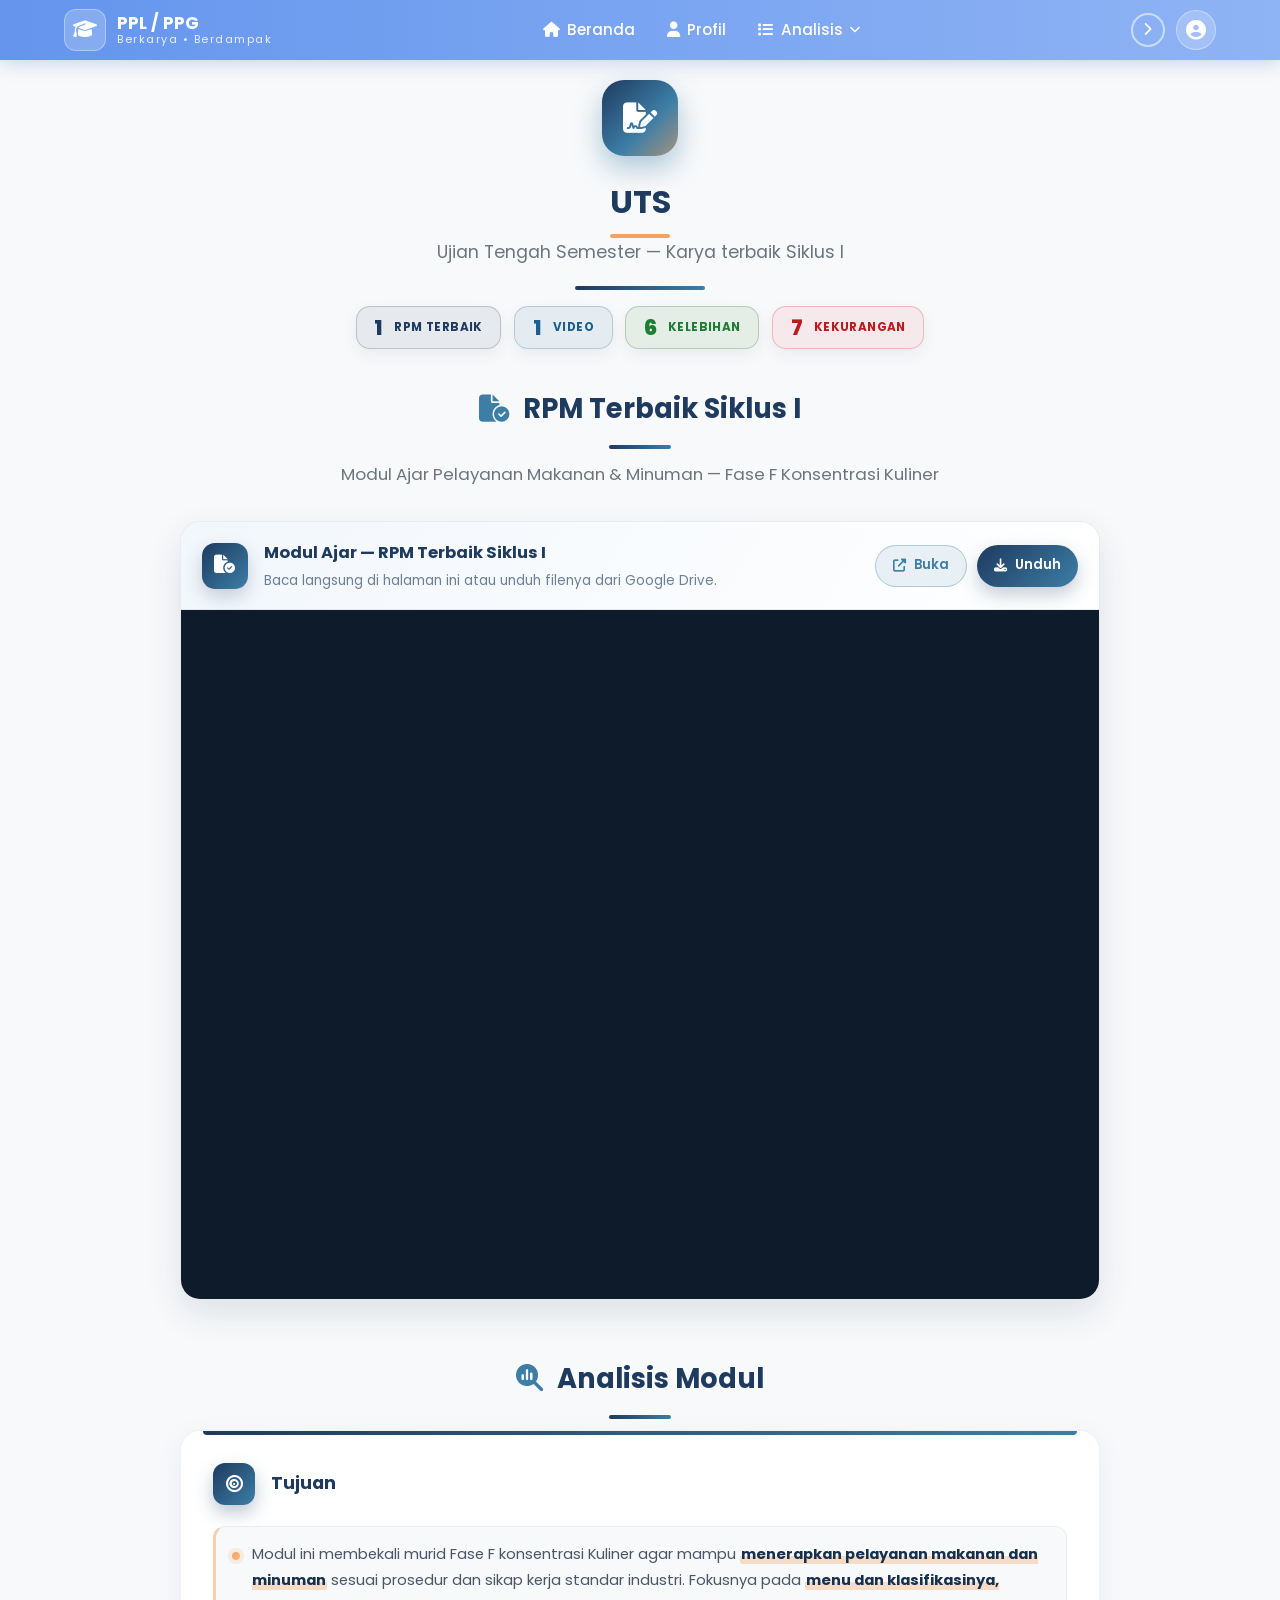
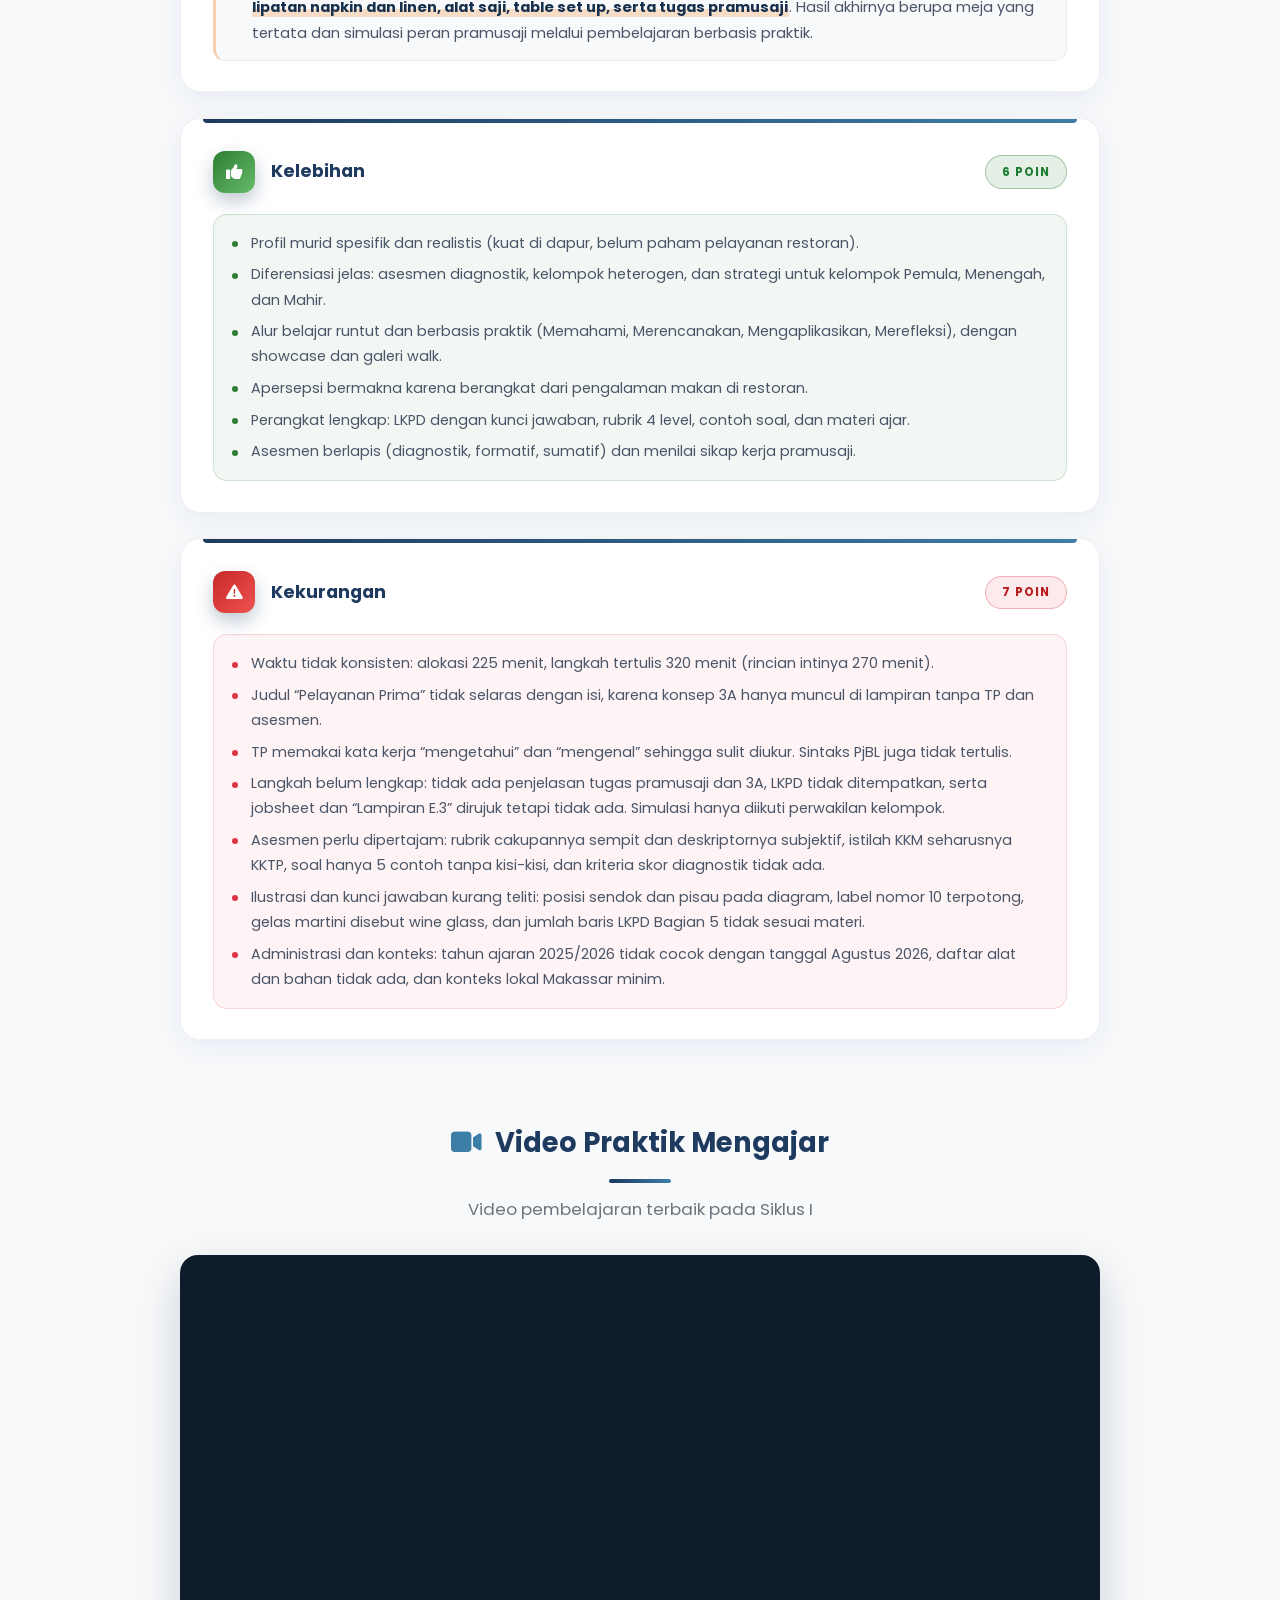
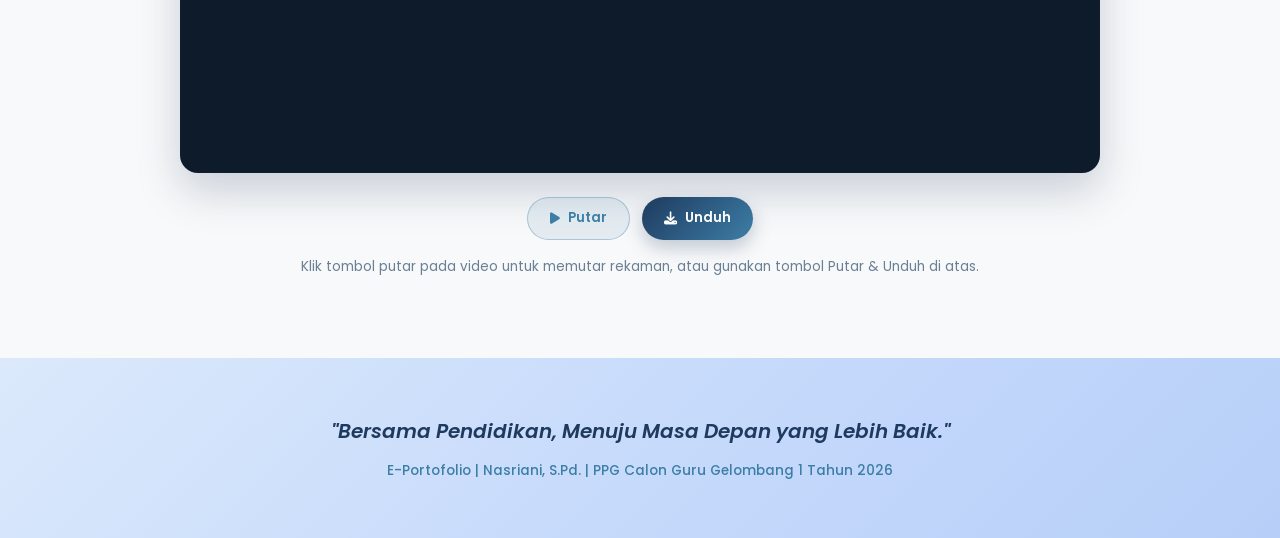
<file: uts.html>
<!DOCTYPE html>
<html lang="id">
<head>
    <meta charset="UTF-8">
    <meta name="viewport" content="width=device-width, initial-scale=1.0">
    <title>E-Portofolio - Nasriani, S.Pd. | UTS</title>
    <link href="https://cdn.jsdelivr.net/npm/aos@2.3.1/dist/aos.css" rel="stylesheet">
    <link rel="stylesheet" href="https://cdnjs.cloudflare.com/ajax/libs/font-awesome/6.5.1/css/all.min.css">
    <link rel="stylesheet" href="css/style.css">
</head>
<body>
    <nav>
        <a href="beranda.html#beranda" class="nav-brand">
            <span class="nav-logo-badge"><i class="fas fa-graduation-cap"></i></span>
            <span class="nav-brand-text">
                <span class="nav-platform">PPL / PPG</span>
                <span class="nav-tagline">Berkarya • Berdampak</span>
            </span>
        </a>
        <ul class="nav-links">
            <li class="menu-pg1"><a href="beranda.html#beranda"><i class="fas fa-home"></i>Beranda</a></li>
            <li class="menu-pg1"><a href="profil.html"><i class="fas fa-user"></i>Profil</a></li>
            <li class="nav-dropdown menu-pg1">
                <a href="analisis.html" class="dropdown-toggle"><i class="fas fa-list"></i>Analisis<i class="fas fa-chevron-down nav-caret"></i></a>
                <ul class="nav-submenu">
                    <li><a href="analisis.html#analisis-rencana"><span class="sub-ico"><i class="fas fa-file-lines"></i></span>Analisis Rencana Pembelajaran<i class="fas fa-chevron-right sub-arrow"></i></a></li>
                    <li><a href="analisis.html#analisis-materi"><span class="sub-ico"><i class="fas fa-file-lines"></i></span>Analisis Materi Pembelajaran<i class="fas fa-chevron-right sub-arrow"></i></a></li>
                    <li><a href="analisis.html#analisis-media"><span class="sub-ico"><i class="fas fa-file-lines"></i></span>Analisis Media Pembelajaran<i class="fas fa-chevron-right sub-arrow"></i></a></li>
                    <li><a href="analisis.html#analisis-video"><span class="sub-ico"><i class="fas fa-file-lines"></i></span>Video Pembelajaran<i class="fas fa-chevron-right sub-arrow"></i></a></li>
                    <li><a href="analisis.html#analisis-non-mengajar"><span class="sub-ico"><i class="fas fa-file-lines"></i></span>Analisis Kegiatan Non-Mengajar<i class="fas fa-chevron-right sub-arrow"></i></a></li>
                    <li><a href="analisis.html#refleksi"><span class="sub-ico"><i class="fas fa-lightbulb"></i></span>Refleksi<i class="fas fa-chevron-right sub-arrow"></i></a></li>
                </ul>
            </li>
            <li class="nav-dropdown menu-pg2">
                <a href="uts.html" class="dropdown-toggle"><i class="fas fa-file-signature"></i>UTS<i class="fas fa-chevron-down nav-caret"></i></a>
                <ul class="nav-submenu">
                    <li><a href="uts.html#uts-rpm1"><span class="sub-ico"><i class="fas fa-file-circle-check"></i></span>RPM Terbaik Siklus I<i class="fas fa-chevron-right sub-arrow"></i></a></li>
                    <li><a href="uts.html#uts-video1"><span class="sub-ico"><i class="fas fa-video"></i></span>Video Pembelajaran Terbaik Siklus I<i class="fas fa-chevron-right sub-arrow"></i></a></li>
                </ul>
            </li>
            <li class="nav-dropdown menu-pg2">
                <a href="uas.html" class="dropdown-toggle"><i class="fas fa-file-signature"></i>UAS<i class="fas fa-chevron-down nav-caret"></i></a>
                <ul class="nav-submenu">
                    <li><a href="uas.html#uas-rpm"><span class="sub-ico"><i class="fas fa-file-circle-check"></i></span>RPM Terbaik Siklus 2-4<i class="fas fa-chevron-right sub-arrow"></i></a></li>
                    <li><a href="uas.html#uas-video"><span class="sub-ico"><i class="fas fa-video"></i></span>Video Pembelajaran Terbaik Siklus 2-4<i class="fas fa-chevron-right sub-arrow"></i></a></li>
                </ul>
            </li>
            <li class="menu-pg2"><a href="artefak.html"><i class="fas fa-folder-open"></i>Artefak &amp; Galeri</a></li>
        </ul>
        <div class="nav-right">
            <button type="button" class="nav-pager" id="navPager" onclick="toggleNavPage()"><i class="fas fa-chevron-right"></i></button>
            <div class="nav-profile" title="Profil Pengguna"><i class="fas fa-user-circle"></i></div>
            <div class="menu-toggle" onclick="toggleMenu()">☰</div>
        </div>
    </nav>

    <section id="uts">
        <div class="section-head" data-aos="fade-up">
            <div class="section-head-icon"><i class="fas fa-file-signature"></i></div>
            <h2 class="section-title">UTS</h2>
            <p class="section-subtitle">Ujian Tengah Semester — Karya terbaik Siklus I</p>
        </div>

        <div class="mini-stats" data-aos="fade-up" data-aos-delay="100">
            <a class="mini-stat ms-navy" href="#uts-rpm1"><span class="ms-num">1</span><span class="ms-label">RPM Terbaik</span></a>
            <a class="mini-stat ms-blue" href="#uts-video1"><span class="ms-num">1</span><span class="ms-label">Video</span></a>
            <a class="mini-stat ms-green" href="#uts-kelebihan"><span class="ms-num">6</span><span class="ms-label">Kelebihan</span></a>
            <a class="mini-stat ms-red" href="#uts-kekurangan"><span class="ms-num">7</span><span class="ms-label">Kekurangan</span></a>
        </div>

        <!-- RPM Terbaik Siklus I -->
        <div class="detail-block" id="uts-rpm1" data-aos="fade-up" data-aos-delay="150">
            <h3 class="sub-section-title"><i class="fas fa-file-circle-check"></i> RPM Terbaik Siklus I</h3>
            <p class="sub-section-subtitle">Modul Ajar Pelayanan Makanan &amp; Minuman — Fase F Konsentrasi Kuliner</p>

            <div class="file-doc">
                <div class="file-doc-head">
                    <div class="file-doc-icon"><i class="fas fa-file-circle-check"></i></div>
                    <div class="file-doc-info">
                        <h4>Modul Ajar — RPM Terbaik Siklus I</h4>
                        <p>Baca langsung di halaman ini atau unduh filenya dari Google Drive.</p>
                    </div>
                    <div class="file-doc-actions">
                        <a class="file-btn file-btn--open" href="https://drive.google.com/file/d/1HVnnzFhoT33KxR-TlmlEo9ruD2mAiN80/view?usp=drivesdk" target="_blank" rel="noopener"><i class="fas fa-external-link-alt"></i> Buka</a>
                        <a class="file-btn file-btn--dl" href="https://drive.google.com/uc?export=download&amp;id=1HVnnzFhoT33KxR-TlmlEo9ruD2mAiN80" target="_blank" rel="noopener"><i class="fas fa-download"></i> Unduh</a>
                    </div>
                </div>
                <div class="file-doc-preview">
                    <iframe src="https://drive.google.com/file/d/1HVnnzFhoT33KxR-TlmlEo9ruD2mAiN80/preview"
                            title="Modul Ajar — RPM Terbaik Siklus I"
                            allowfullscreen
                            loading="lazy"></iframe>
                </div>
            </div>

            <h3 class="sub-section-title detail-analysis-title"><i class="fas fa-magnifying-glass-chart"></i> Analisis Modul</h3>
            <div class="rencana-list">
                <article class="rencana-item" data-aos="fade-up">
                    <div class="rencana-head">
                        <span class="rencana-num"><i class="fas fa-bullseye"></i></span>
                        <h3>Tujuan</h3>
                    </div>
                    <ul class="rencana-points">
                        <li><span class="pt-dot"></span><div>Modul ini membekali murid Fase F konsentrasi Kuliner agar mampu <strong>menerapkan pelayanan makanan dan minuman</strong> sesuai prosedur dan sikap kerja standar industri. Fokusnya pada <strong>menu dan klasifikasinya, lipatan napkin dan linen, alat saji, table set up, serta tugas pramusaji</strong>. Hasil akhirnya berupa meja yang tertata dan simulasi peran pramusaji melalui pembelajaran berbasis praktik.</div></li>
                    </ul>
                </article>

                <article class="rencana-item" id="uts-kelebihan" data-aos="fade-up" data-aos-delay="100">
                    <div class="rencana-head">
                        <span class="rencana-num" style="background: linear-gradient(135deg, #2e7d32, #66bb6a);"><i class="fas fa-thumbs-up"></i></span>
                        <h3>Kelebihan</h3>
                        <span class="rencana-rate rate-baik">6 Poin</span>
                    </div>
                    <div class="rencana-subgroup sub-good">
                        <ul class="rencana-sub-simple">
                            <li>Profil murid spesifik dan realistis (kuat di dapur, belum paham pelayanan restoran).</li>
                            <li>Diferensiasi jelas: asesmen diagnostik, kelompok heterogen, dan strategi untuk kelompok Pemula, Menengah, dan Mahir.</li>
                            <li>Alur belajar runtut dan berbasis praktik (Memahami, Merencanakan, Mengaplikasikan, Merefleksi), dengan showcase dan galeri walk.</li>
                            <li>Apersepsi bermakna karena berangkat dari pengalaman makan di restoran.</li>
                            <li>Perangkat lengkap: LKPD dengan kunci jawaban, rubrik 4 level, contoh soal, dan materi ajar.</li>
                            <li>Asesmen berlapis (diagnostik, formatif, sumatif) dan menilai sikap kerja pramusaji.</li>
                        </ul>
                    </div>
                </article>

                <article class="rencana-item" id="uts-kekurangan" data-aos="fade-up" data-aos-delay="200">
                    <div class="rencana-head">
                        <span class="rencana-num" style="background: linear-gradient(135deg, #c62828, #ef5350);"><i class="fas fa-triangle-exclamation"></i></span>
                        <h3>Kekurangan</h3>
                        <span class="rencana-rate rate-perbaikan">7 Poin</span>
                    </div>
                    <div class="rencana-subgroup sub-warn">
                        <ul class="rencana-sub-simple">
                            <li>Waktu tidak konsisten: alokasi 225 menit, langkah tertulis 320 menit (rincian intinya 270 menit).</li>
                            <li>Judul &ldquo;Pelayanan Prima&rdquo; tidak selaras dengan isi, karena konsep 3A hanya muncul di lampiran tanpa TP dan asesmen.</li>
                            <li>TP memakai kata kerja &ldquo;mengetahui&rdquo; dan &ldquo;mengenal&rdquo; sehingga sulit diukur. Sintaks PjBL juga tidak tertulis.</li>
                            <li>Langkah belum lengkap: tidak ada penjelasan tugas pramusaji dan 3A, LKPD tidak ditempatkan, serta jobsheet dan &ldquo;Lampiran E.3&rdquo; dirujuk tetapi tidak ada. Simulasi hanya diikuti perwakilan kelompok.</li>
                            <li>Asesmen perlu dipertajam: rubrik cakupannya sempit dan deskriptornya subjektif, istilah KKM seharusnya KKTP, soal hanya 5 contoh tanpa kisi-kisi, dan kriteria skor diagnostik tidak ada.</li>
                            <li>Ilustrasi dan kunci jawaban kurang teliti: posisi sendok dan pisau pada diagram, label nomor 10 terpotong, gelas martini disebut wine glass, dan jumlah baris LKPD Bagian 5 tidak sesuai materi.</li>
                            <li>Administrasi dan konteks: tahun ajaran 2025/2026 tidak cocok dengan tanggal Agustus 2026, daftar alat dan bahan tidak ada, dan konteks lokal Makassar minim.</li>
                        </ul>
                    </div>
                </article>
            </div>
        </div>

        <!-- Video Pembelajaran Terbaik Siklus I -->
        <div class="detail-block" id="uts-video1" data-aos="fade-up" data-aos-delay="200">
            <h3 class="sub-section-title"><i class="fas fa-video"></i> Video Praktik Mengajar</h3>
            <p class="sub-section-subtitle">Video pembelajaran terbaik pada Siklus I</p>

            <div class="video-frame" data-aos="fade-up">
                <iframe src="https://drive.google.com/file/d/1DhvI0v_1LwAOHln9nuTNl46-AkMtZ0FL/preview"
                        title="Video Praktik Mengajar — Siklus I"
                        allow="autoplay; encrypted-media; picture-in-picture"
                        allowfullscreen
                        loading="lazy"></iframe>
            </div>

            <div class="video-actions" data-aos="fade-up">
                <a class="file-btn file-btn--open" href="https://drive.google.com/file/d/1DhvI0v_1LwAOHln9nuTNl46-AkMtZ0FL/view?usp=drivesdk" target="_blank" rel="noopener"><i class="fas fa-play"></i> Putar</a>
                <a class="file-btn file-btn--dl" href="https://drive.google.com/uc?export=download&amp;id=1DhvI0v_1LwAOHln9nuTNl46-AkMtZ0FL" target="_blank" rel="noopener"><i class="fas fa-download"></i> Unduh</a>
            </div>
            <p class="video-caption" data-aos="fade-up">Klik tombol putar pada video untuk memutar rekaman, atau gunakan tombol Putar &amp; Unduh di atas.</p>
        </div>
    </section>

    <footer>
        <div class="footer-inner">
            <p class="footer-tagline">"Bersama Pendidikan, Menuju Masa Depan yang Lebih Baik."</p>
            <p class="footer-meta">E-Portofolio | Nasriani, S.Pd. | PPG Calon Guru Gelombang 1 Tahun 2026</p>
        </div>
    </footer>

    <script src="https://cdn.jsdelivr.net/npm/aos@2.3.1/dist/aos.js"></script>
    <script src="js/app.js"></script>
</body>
</html>
</file>
<file: css/style.css>
@import url('https://fonts.googleapis.com/css2?family=Poppins:wght@300;400;500;600;700&display=swap');

* {
    margin: 0;
    padding: 0;
    box-sizing: border-box;
}

:root {
    --primary: #1e3a5f;
    --secondary: #3d7ea6;
    --accent: #f4a261;
    --light: #f8f9fa;
    --dark: #212529;
    --text-light: #6c757d;
}

html {
    scroll-behavior: smooth;
    scroll-padding-top: 80px;
}

body {
    font-family: 'Poppins', sans-serif;
    line-height: 1.7;
    color: var(--dark);
    background: var(--light);
}

/* Navigation */
nav {
    position: fixed;
    top: 0;
    left: 0;
    right: 0;
    background: linear-gradient(90deg, #6495ED 0%, #8fb4f5 100%);
    backdrop-filter: blur(10px);
    z-index: 1000;
    padding: 0.55rem 5%;
    display: flex;
    justify-content: space-between;
    align-items: center;
    gap: 1rem;
    box-shadow: 0 2px 20px rgba(70, 110, 200, 0.3);
}

.nav-brand {
    display: flex;
    align-items: center;
    gap: 0.7rem;
    text-decoration: none;
    flex-shrink: 0;
}

.nav-logo-badge {
    width: 42px;
    height: 42px;
    border-radius: 12px;
    background: rgba(255, 255, 255, 0.2);
    border: 1px solid rgba(255, 255, 255, 0.35);
    display: flex;
    align-items: center;
    justify-content: center;
    font-size: 1.2rem;
    color: #fff;
}

.nav-brand-text {
    display: flex;
    flex-direction: column;
    line-height: 1.25;
}

.nav-platform {
    color: #ffffff;
    font-size: 1.05rem;
    font-weight: 700;
}

.nav-tagline {
    color: rgba(255, 255, 255, 0.85);
    font-size: 0.68rem;
    letter-spacing: 1.5px;
    font-weight: 400;
}

.nav-links {
    display: flex;
    list-style: none;
    gap: 0.3rem;
    align-items: center;
}

.nav-links > li > a {
    color: #ffffff;
    text-decoration: none;
    font-size: 0.95rem;
    font-weight: 500;
    transition: all 0.3s ease;
    position: relative;
    display: inline-flex;
    align-items: center;
    padding: 0.45rem 0.85rem;
    border-radius: 8px;
}

.nav-links > li > a i {
    margin-right: 0.45rem;
}

.nav-links > li > a .nav-caret {
    margin-right: 0;
    margin-left: 0.4rem;
    font-size: 0.7rem;
    transition: transform 0.3s ease;
}

.nav-links > li > a::after {
    content: '';
    position: absolute;
    bottom: -5px;
    left: 50%;
    width: 0;
    height: 2px;
    background: #ffffff;
    transition: width 0.3s ease, left 0.3s ease;
    transform: translateX(-50%);
}

.nav-links > li > a:hover::after {
    width: 60%;
}

.nav-links > li > a:hover {
    color: #ffffff;
    background: rgba(255, 255, 255, 0.25);
}

.nav-links > li > a.active {
    color: #ffffff;
    background: transparent;
    font-weight: 600;
}

.nav-links > li > a.active::after {
    width: 60%;
    background: #ffffff;
}

/* Dropdown */
.nav-dropdown {
    position: relative;
}

.nav-dropdown:hover > a .nav-caret,
.nav-dropdown.open > a .nav-caret {
    transform: rotate(180deg);
}

.nav-submenu {
    position: absolute;
    top: calc(100% + 14px);
    left: 50%;
    transform: translateX(-50%) translateY(10px);
    min-width: 340px;
    background: #ffffff;
    border: 1px solid rgba(0, 0, 0, 0.07);
    border-radius: 16px;
    box-shadow: 0 18px 45px rgba(30, 58, 95, 0.18);
    padding: 0.4rem;
    list-style: none;
    opacity: 0;
    visibility: hidden;
    transition: all 0.25s ease;
    z-index: 1001;
}

.nav-submenu::before {
    content: '';
    position: absolute;
    top: -7px;
    left: 50%;
    transform: translateX(-50%) rotate(45deg);
    width: 14px;
    height: 14px;
    background: #fff;
    border-left: 1px solid rgba(0,0,0,0.07);
    border-top: 1px solid rgba(0,0,0,0.07);
}

.nav-dropdown:hover .nav-submenu,
.nav-dropdown.open .nav-submenu {
    opacity: 1;
    visibility: visible;
    transform: translateX(-50%) translateY(0);
}

.nav-submenu li + li {
    border-top: 1px solid rgba(0, 0, 0, 0.06);
}

.nav-links .nav-submenu a {
    display: flex;
    align-items: center;
    gap: 0.7rem;
    padding: 0.7rem 0.9rem;
    color: var(--dark);
    font-size: 0.88rem;
    font-weight: 500;
    border-radius: 10px;
    text-decoration: none;
    transition: all 0.2s ease;
}

.nav-links .nav-submenu a:hover {
    background: #eef4ff;
    color: var(--primary);
}

.nav-links .nav-submenu a::after {
    display: none;
}

.sub-ico {
    width: 30px;
    height: 30px;
    border-radius: 8px;
    background: #eef4ff;
    color: var(--secondary);
    display: flex;
    align-items: center;
    justify-content: center;
    font-size: 0.85rem;
    flex-shrink: 0;
}

.nav-links .nav-submenu a .sub-arrow {
    margin-right: 0;
    margin-left: auto;
    color: #adb5bd;
    font-size: 0.75rem;
    transition: transform 0.2s ease, color 0.2s ease;
}

.nav-links .nav-submenu a:hover .sub-arrow {
    color: var(--secondary);
    transform: translateX(3px);
}

.nav-right {
    display: flex;
    align-items: center;
    gap: 0.7rem;
    flex-shrink: 0;
}

.nav-profile {
    width: 40px;
    height: 40px;
    border-radius: 50%;
    background: rgba(255, 255, 255, 0.2);
    border: 1px solid rgba(255, 255, 255, 0.35);
    display: flex;
    align-items: center;
    justify-content: center;
    color: #fff;
    font-size: 1.25rem;
    cursor: pointer;
    transition: all 0.3s ease;
}

.nav-profile:hover {
    background: #fff;
    color: var(--primary);
}

.menu-toggle {
    display: none;
    color: #ffffff;
    font-size: 1.5rem;
    cursor: pointer;
}

.nav-pager {
    display: inline-flex;
    align-items: center;
    justify-content: center;
    width: 34px;
    height: 34px;
    border: 2px solid rgba(255, 255, 255, 0.55);
    border-radius: 50%;
    background: transparent;
    color: #ffffff;
    font-size: 0.85rem;
    cursor: pointer;
    transition: all 0.25s ease;
    padding: 0;
}

.nav-pager:hover {
    background: #fff;
    color: var(--primary);
}

.menu-pg2 {
    display: none;
}

.nav-links.show-pg2 .menu-pg1 {
    display: none;
}

.nav-links.show-pg2 .menu-pg2 {
    display: list-item;
}

.nav-links.show-pg2 ~ .nav-right .nav-pager i {
    transform: rotate(180deg);
}

/* Hero */
.hero-section {
    position: relative;
    padding-top: 6.5rem;
    padding-bottom: 3rem;
    background: linear-gradient(160deg, #6495ED 0%, #8fb4f5 45%, #c5d9fb 75%, #ffffff 100%);
    overflow: hidden;
}

.hero-section::before {
    content: "";
    position: absolute;
    inset: 0;
    background:
        radial-gradient(circle at 12% 20%, rgba(255,255,255,0.35) 0%, transparent 40%),
        radial-gradient(circle at 88% 15%, rgba(244,162,97,0.18) 0%, transparent 45%),
        radial-gradient(circle at 20% 85%, rgba(255,255,255,0.22) 0%, transparent 40%),
        radial-gradient(circle at 85% 80%, rgba(30,58,95,0.12) 0%, transparent 45%);
    animation: heroGlow 14s ease-in-out infinite alternate;
    pointer-events: none;
}

@keyframes heroGlow {
    0% { opacity: 0.7; transform: translateX(-1.5%) translateY(0); }
    50% { opacity: 1; transform: translateX(1.5%) translateY(-1%); }
    100% { opacity: 0.7; transform: translateX(-1.5%) translateY(0); }
}

.hero-card {
    position: relative;
    background: white;
    border: 1px solid rgba(0,0,0,0.06);
    border-radius: 20px;
    padding: 44px 42px;
    overflow: hidden;
    box-shadow: 0 14px 34px rgba(70,110,200,0.2);
    transition: box-shadow 0.4s ease, transform 0.4s ease;
}

.hero-card:hover {
    box-shadow: 0 22px 50px rgba(70,110,200,0.28);
    transform: translateY(-4px);
}

.hero-tape {
    position: absolute;
    top: -14px;
    left: 40px;
    width: 120px;
    height: 34px;
    background: var(--accent);
    opacity: 0.85;
    transform: rotate(-6deg);
    box-shadow: 0 4px 10px rgba(0,0,0,0.15);
}

.hero-decorations {
    position: absolute;
    inset: 0;
    pointer-events: none;
    overflow: hidden;
}

.hero-circle {
    position: absolute;
    border-radius: 50%;
    background: linear-gradient(135deg, rgba(100,149,237,0.25) 0%, rgba(143,180,245,0.15) 100%);
}

.hero-circle-1 {
    width: 300px; height: 300px; top: -80px; right: -60px;
    animation: floatCircle 6s ease-in-out infinite;
}

.hero-circle-2 {
    width: 200px; height: 200px; bottom: -50px; left: -40px;
    animation: floatCircle 8s ease-in-out infinite reverse;
}

.hero-dots {
    position: absolute;
    top: 20px; left: 20px;
    width: 80px; height: 80px;
    background-image: radial-gradient(circle, var(--primary) 2px, transparent 2px);
    background-size: 16px 16px;
    opacity: 0.3;
}

.hero-spark {
    position: absolute;
    color: var(--accent);
    opacity: 0.55;
    animation: sparkFloat 5s ease-in-out infinite;
}

.hero-spark i { font-size: 1.3rem; filter: drop-shadow(0 4px 10px rgba(244,162,97,0.5)); }
.hero-spark-1 { top: 55px; right: 12%; animation-delay: 0s; }
.hero-spark-2 { bottom: 60px; left: 10%; animation-delay: 1.2s; color: var(--secondary); }
.hero-spark-2 i { font-size: 1rem; }
.hero-spark-3 { top: 18%; right: 6%; animation-delay: 2.3s; color: var(--primary); }
.hero-spark-3 i { font-size: 1.5rem; }

@keyframes sparkFloat {
    0%,100% { transform: translateY(0) rotate(0deg) scale(1); }
    25% { transform: translateY(-14px) rotate(10deg) scale(1.12); }
    50% { transform: translateY(4px) rotate(-6deg) scale(0.96); }
    75% { transform: translateY(-8px) rotate(6deg) scale(1.06); }
}

@keyframes floatCircle {
    0%,100% { transform: translateY(0) scale(1); }
    50% { transform: translateY(-20px) scale(1.05); }
}

.hero-inner {
    display: flex;
    align-items: center;
    gap: 40px;
    position: relative;
    z-index: 1;
}

.hero-text-wrap {
    flex: 1;
    min-width: 0;
    width: 100%;
    max-width: none;
    text-align: center;
}

.hero-icon-badge {
    width: 80px; height: 80px;
    margin: 0 auto 20px auto;
    border-radius: 50%;
    background: linear-gradient(135deg, var(--primary) 0%, var(--secondary) 100%);
    display: flex; align-items: center; justify-content: center;
    font-size: 2rem; color: #fff;
    box-shadow: 0 10px 30px rgba(61,126,166,0.4);
    animation: pulseBadge 2s ease-in-out infinite;
}

@keyframes pulseBadge {
    0%,100% { transform: scale(1); box-shadow: 0 10px 30px rgba(61,126,166,0.4); }
    50% { transform: scale(1.05); box-shadow: 0 15px 40px rgba(61,126,166,0.5); }
}

.hero-title-large {
    font-size: 2.4rem;
    font-weight: 900;
    text-transform: uppercase;
    letter-spacing: 3px;
    background: linear-gradient(135deg, var(--primary) 0%, var(--secondary) 50%, var(--primary) 100%);
    -webkit-background-clip: text;
    -webkit-text-fill-color: transparent;
    background-clip: text;
    line-height: 1.2;
    margin: 16px 0 20px 0;
    animation: shimmerText 6s linear infinite;
    background-size: 200% auto;
}

@keyframes shimmerText {
    0% { background-position: 0% center; }
    50% { background-position: 100% center; }
    100% { background-position: 0% center; }
}

.hero-title-top {
    display: block;
    font-size: 4.5rem;
    font-weight: 900;
    letter-spacing: 8px;
    margin-bottom: 4px;
}

.hero-title-line {
    width: 220px; height: 3px;
    background: linear-gradient(90deg, transparent, var(--primary), transparent);
    margin: 0 auto 18px auto;
    border-radius: 2px;
}

.hero-welcome {
    font-size: 1.3rem;
    font-weight: 500;
    color: var(--secondary);
    margin: 10px 0 0 0;
    letter-spacing: 1px;
}

.hero-name {
    font-size: 1.6rem;
    font-weight: 700;
    color: var(--primary);
    letter-spacing: 1px;
    margin: 0 0 6px 0;
}

.hero-nim {
    font-size: 1.1rem;
    font-weight: 500;
    color: var(--text-light);
    letter-spacing: 2px;
    margin: 0;
}

.hero-cta {
    display: flex;
    justify-content: center;
    flex-wrap: wrap;
    gap: 0.9rem;
    margin-top: 1.5rem;
}

.hero-btn {
    display: inline-flex;
    align-items: center;
    gap: 0.55rem;
    padding: 0.75rem 1.7rem;
    border-radius: 999px;
    font-size: 0.95rem;
    font-weight: 700;
    text-decoration: none;
    transition: transform 0.3s ease, box-shadow 0.3s ease, background 0.3s ease, color 0.3s ease;
    cursor: pointer;
}

.hero-btn.primary {
    background: linear-gradient(135deg, var(--primary) 0%, var(--secondary) 100%);
    color: #fff;
    box-shadow: 0 10px 24px rgba(61,126,166,0.35);
}

.hero-btn.primary:hover {
    transform: translateY(-3px);
    box-shadow: 0 16px 32px rgba(61,126,166,0.45);
    background: linear-gradient(135deg, var(--primary) 0%, #4d93bd 100%);
}

.hero-btn.ghost {
    background: transparent;
    color: var(--primary);
    border: 2px solid rgba(30,58,95,0.35);
}

.hero-btn.ghost:hover {
    transform: translateY(-3px);
    background: var(--primary);
    color: #fff;
    border-color: var(--primary);
    box-shadow: 0 12px 26px rgba(30,58,95,0.3);
}

.hero-btn i {
    animation: btnIconPulse 2s ease-in-out infinite;
}

@keyframes btnIconPulse {
    0%,100% { transform: translateX(0); }
    50% { transform: translateX(4px); }
}

.hero-photo {
    flex-shrink: 0;
    width: 342px; height: 342px;
    position: relative;
    filter: drop-shadow(0 14px 26px rgba(70,110,200,0.3));
}

.hero-photo-ring {
    position: absolute;
    inset: -16px;
    border-radius: 50%;
    border: 2px dashed rgba(244,162,97,0.55);
    animation: spin 24s linear infinite;
    pointer-events: none;
}

.hero-photo-ring::after {
    content: "";
    position: absolute;
    top: -7px; left: 50%;
    width: 14px; height: 14px;
    border-radius: 50%;
    background: var(--accent);
    box-shadow: 0 0 12px rgba(244,162,97,0.8);
}

@keyframes spin { to { transform: rotate(360deg); } }

.hero-photo::after {
    content: "";
    position: absolute;
    inset: -6px;
    border-radius: 42% 56% 60% 40% / 45% 45% 60% 55%;
    background: linear-gradient(135deg, rgba(100,149,237,0.18), rgba(244,162,97,0.12));
    z-index: -1;
    filter: blur(4px);
}

.hero-photo-chip {
    position: absolute;
    bottom: 14px; right: -14px;
    background: linear-gradient(135deg, var(--primary), var(--secondary));
    color: #fff;
    font-size: 0.8rem;
    font-weight: 700;
    letter-spacing: 0.5px;
    padding: 0.5rem 1rem;
    border-radius: 999px;
    box-shadow: 0 8px 18px rgba(30,58,95,0.4);
    display: flex; align-items: center; gap: 0.4rem;
    animation: chipBob 4s ease-in-out infinite;
}

@keyframes chipBob {
    0%,100% { transform: translateY(0); }
    50% { transform: translateY(-8px); }
}

.hero-photo img {
    width: 100%; height: 100%;
    object-fit: cover;
    border-radius: 40% 60% 70% 30% / 40% 50% 60% 50%;
    border: 4px solid #fff;
    box-shadow: 0 0 0 1px rgba(0,0,0,0.06);
    animation: morph 8s ease-in-out infinite;
}

@keyframes morph {
    0%,100% { border-radius: 40% 60% 70% 30% / 40% 50% 60% 50%; }
    34% { border-radius: 70% 30% 50% 50% / 30% 30% 70% 70%; }
    67% { border-radius: 100% 60% 60% 100% / 100% 100% 60% 60%; }
}

/* Nav Cards */
.nav-cards {
    display: grid;
    grid-template-columns: repeat(3, 1fr);
    gap: 1.4rem;
    margin-top: 1.8rem;
}

.nav-card {
    position: relative;
    background: #ffffff;
    border: 1px solid rgba(0,0,0,0.06);
    border-radius: 16px;
    padding: 1.8rem 1.5rem;
    text-decoration: none;
    color: var(--dark);
    text-align: center;
    box-shadow: 0 6px 18px rgba(70,110,200,0.08);
    transition: all 0.3s ease;
    overflow: hidden;
}

.nav-card::before {
    content: "";
    position: absolute;
    top: 0; left: 0; right: 0;
    height: 4px;
    background: linear-gradient(90deg, var(--primary), var(--accent), var(--secondary));
    background-size: 200% auto;
    animation: gradientLine 4s linear infinite;
    opacity: 0;
    transition: opacity 0.3s ease;
}

@keyframes gradientLine {
    0% { background-position: 0% center; }
    100% { background-position: 200% center; }
}

.nav-card::after {
    content: "";
    position: absolute;
    top: -40px; right: -40px;
    width: 90px; height: 90px;
    border-radius: 50%;
    background: radial-gradient(circle, rgba(100,149,237,0.14), transparent 70%);
    transition: transform 0.4s ease;
}

.nav-card:hover {
    transform: translateY(-8px);
    box-shadow: 0 18px 40px rgba(70,110,200,0.22);
    border-color: rgba(100,149,237,0.4);
}

.nav-card:hover::before { opacity: 1; }
.nav-card:hover::after { transform: scale(1.6); }

.nav-card-icon {
    position: relative;
    z-index: 1;
    width: 56px; height: 56px;
    margin: 0 auto 1rem auto;
    border-radius: 14px;
    background: linear-gradient(135deg, var(--primary) 0%, var(--secondary) 100%);
    color: #fff;
    display: flex; align-items: center; justify-content: center;
    font-size: 1.3rem;
    box-shadow: 0 8px 18px rgba(61,126,166,0.3);
    transition: transform 0.3s ease, border-radius 0.3s ease;
}

.nav-card:hover .nav-card-icon {
    transform: translateY(-4px) rotate(-6deg) scale(1.08);
    border-radius: 50%;
}

.nav-card h3 {
    position: relative; z-index: 1;
    font-size: 1.05rem;
    color: var(--primary);
    margin-bottom: 0.5rem;
}

.nav-card p {
    position: relative; z-index: 1;
    font-size: 0.85rem;
    color: var(--text-light);
    line-height: 1.6;
}

/* Sections */
section {
    padding: 5rem 5%;
    scroll-margin-top: 80px;
}

.section-spacer { height: 3.5rem; }

.sub-section-title {
    font-size: 1.7rem;
    font-weight: 700;
    color: var(--primary);
    text-align: center;
    margin-bottom: 0.6rem;
}

.sub-section-subtitle {
    color: var(--text-light);
    text-align: center;
    margin-bottom: 2rem;
    font-size: 1.05rem;
}

.section-title {
    font-size: 2rem;
    font-weight: 700;
    color: var(--primary);
    margin-bottom: 0.5rem;
    position: relative;
    display: inline-block;
}

.section-title::after {
    content: '';
    position: absolute;
    bottom: -8px; left: 0;
    width: 60px; height: 4px;
    background: var(--accent);
    border-radius: 2px;
}

.section-subtitle {
    color: var(--text-light);
    margin-bottom: 3rem;
    font-size: 1.1rem;
}

/* Profil */
#profil { background: white; }

.profil-hero {
    display: flex;
    align-items: center;
    justify-content: space-between;
    gap: 2.5rem;
    background: linear-gradient(135deg, #e8f2fe 0%, #f4f9ff 60%, #ffffff 100%);
    border: 1px solid rgba(61,126,166,0.12);
    border-radius: 24px;
    padding: 3rem 3.5rem;
    box-shadow: 0 10px 30px rgba(70,110,200,0.10);
    position: relative;
    overflow: hidden;
}

.profil-hero::before {
    content: '';
    position: absolute;
    top: -60px; right: -60px;
    width: 220px; height: 220px;
    background: radial-gradient(circle, rgba(100,149,237,0.25), transparent 70%);
    border-radius: 50%;
}

.profil-hero::after {
    content: '';
    position: absolute;
    bottom: -80px; left: -40px;
    width: 200px; height: 200px;
    background: radial-gradient(circle, rgba(244,162,97,0.15), transparent 70%);
    border-radius: 50%;
}

.profil-hero-decor { position: absolute; inset: 0; pointer-events: none; z-index: 0; }
.pdot {
    position: absolute; border-radius: 50%;
    background: rgba(100,149,237,0.18);
    animation: pdotFloat 5s ease-in-out infinite;
}
.pdot-1 { width: 14px; height: 14px; top: 30px; left: 18%; }
.pdot-2 { width: 8px; height: 8px; bottom: 40px; left: 38%; background: rgba(244,162,97,0.35); animation-delay: 1.4s; }
.pdot-3 { width: 10px; height: 10px; top: 55%; right: 30%; background: rgba(30,58,95,0.16); animation-delay: 2.4s; }

@keyframes pdotFloat {
    0%,100% { transform: translateY(0); }
    50% { transform: translateY(-12px); }
}

.profil-hero-text { flex: 1; min-width: 0; position: relative; z-index: 1; }
.profil-hero-label {
    display: inline-flex; align-items: center; gap: 0.5rem;
    background: linear-gradient(135deg, var(--primary), var(--secondary));
    color: #fff; font-size: 0.8rem; font-weight: 600;
    letter-spacing: 2px; text-transform: uppercase;
    padding: 0.4rem 1.1rem; border-radius: 50px; margin-bottom: 1rem;
    box-shadow: 0 6px 16px rgba(30,58,95,0.25);
}
.profil-hero-name { font-size: 2.6rem; color: var(--primary); margin-bottom: 0.4rem; }
.profil-hero-status { color: var(--secondary); font-weight: 600; font-size: 1.05rem; margin-bottom: 1rem; }
.profil-hero-chips { display: flex; flex-wrap: wrap; gap: 0.6rem; margin-bottom: 1.4rem; }
.profil-chip {
    display: inline-flex; align-items: center; gap: 0.45rem;
    background: #fff; border: 1px solid rgba(61,126,166,0.2);
    color: var(--primary); font-size: 0.8rem; font-weight: 600;
    padding: 0.4rem 0.9rem; border-radius: 999px;
    transition: transform 0.25s ease, box-shadow 0.25s ease;
}
.profil-chip i { color: var(--secondary); }
.profil-chip:hover { transform: translateY(-3px); box-shadow: 0 8px 18px rgba(70,110,200,0.2); }
.profil-hero-quote {
    display: flex; gap: 0.8rem; align-items: flex-start;
    background: rgba(255,255,255,0.75);
    border-left: 4px solid var(--accent);
    border-radius: 12px; padding: 1rem 1.2rem;
    backdrop-filter: blur(4px);
}
.profil-hero-quote i { color: var(--accent); font-size: 1.1rem; margin-top: 0.2rem; }
.profil-hero-quote p { color: var(--text-light); font-style: italic; font-size: 0.95rem; line-height: 1.7; }
.profil-photo-badge {
    position: absolute; z-index: 2; top: 14px; right: 0;
    width: 44px; height: 44px; border-radius: 50%;
    background: linear-gradient(135deg, var(--primary), var(--secondary));
    color: #fff; display: flex; align-items: center; justify-content: center;
    font-size: 1.05rem; box-shadow: 0 8px 18px rgba(30,58,95,0.35);
    animation: badgeBob 3s ease-in-out infinite;
}
@keyframes badgeBob {
    0%,100% { transform: translateY(0); }
    50% { transform: translateY(-8px); }
}
.profil-hero-photo { flex-shrink: 0; position: relative; z-index: 1; }
.profil-hero-photo::before {
    content: '';
    position: absolute; inset: -22px;
    border-radius: 50%; border: 3px dashed var(--accent);
    animation: profil-spin 18s linear infinite;
}
.profil-hero-photo::after {
    content: '';
    position: absolute; inset: -34px;
    border-radius: 50%; border: 1px solid rgba(61,126,166,0.35);
}
@keyframes profil-spin { to { transform: rotate(360deg); } }
.profil-hero-photo img {
    width: 190px; height: 190px;
    object-fit: cover; object-position: center 18%;
    border-radius: 50%; border: 6px solid #fff;
    box-shadow: 0 12px 30px rgba(30,58,95,0.20);
}

/* Biodata */
.biodata-row {
    display: grid;
    grid-template-columns: 1fr 360px;
    gap: 1.75rem;
    margin-top: 1.5rem;
    align-items: start;
}
.biodata-col { display: grid; gap: 1.75rem; }
.biodata-card, .tujuan-card, .kontak-card, .riwayat-panel, .mitra-card, .toc-item, .reflection-card, .artefak-card, .penilaian-card, .refleksi-card, .feedback-item, .galeri-item {
    background: #fff;
    border: 1px solid rgba(0,0,0,0.06);
    border-radius: 16px;
    box-shadow: 0 6px 18px rgba(70,110,200,0.08);
    transition: transform 0.3s ease, box-shadow 0.3s ease;
}
.biodata-card:hover, .tujuan-card:hover, .kontak-card:hover, .riwayat-panel:hover, .mitra-card:hover, .toc-item:hover, .reflection-card:hover, .artefak-card:hover {
    transform: translateY(-5px);
    box-shadow: 0 16px 34px rgba(70,110,200,0.16);
}
.biodata-card, .tujuan-card { padding: 2rem 2.1rem; position: relative; overflow: hidden; }
.biodata-card::before, .tujuan-card::before, .kontak-card::before, .riwayat-panel::before {
    content: '';
    position: absolute;
    top: 0; left: 0; right: 0;
    height: 5px;
    border-radius: 22px 22px 0 0;
}
.biodata-card::before {
    background: linear-gradient(90deg, var(--primary), var(--secondary), var(--accent));
    background-size: 200% auto;
    animation: gradientLine 6s linear infinite;
}
.tujuan-card::before { background: linear-gradient(90deg, var(--accent), #f7b983, var(--secondary)); }
.kontak-card::before { background: linear-gradient(90deg, var(--secondary), var(--accent)); }
.riwayat-panel::before {
    background: linear-gradient(90deg, var(--primary), var(--accent), var(--secondary));
    background-size: 200% auto;
    animation: gradientLine 4s linear infinite;
    border-radius: 16px 16px 0 0;
}
.biodata-card { border-radius: 22px; box-shadow: 0 10px 30px rgba(70,110,200,0.09); }
.biodata-card:hover { transform: translateY(-5px); box-shadow: 0 20px 44px rgba(70,110,200,0.16); }
.biodata-card::after {
    content: '';
    position: absolute; top: -80px; right: -80px;
    width: 210px; height: 210px; border-radius: 50%;
    background: radial-gradient(circle, rgba(100,149,237,0.13), transparent 70%);
    pointer-events: none;
}
.biodata-card h3, .tujuan-card h3 { color: var(--primary); font-size: 1.24rem; font-weight: 700; margin-bottom: 1.3rem; display: flex; align-items: center; gap: 0.7rem; }
.biodata-card h3 i {
    width: 42px; height: 42px; border-radius: 12px;
    background: linear-gradient(135deg, var(--primary), var(--secondary));
    color: #fff; display: flex; align-items: center; justify-content: center;
    font-size: 1.05rem; box-shadow: 0 8px 18px rgba(30,58,95,0.28);
}
.biodata-list { list-style: none; position: relative; z-index: 1; }
.biodata-list li {
    display: flex; align-items: center; gap: 0.9rem;
    padding: 0.9rem 0.8rem; margin: 0 -0.8rem; border-radius: 13px;
    transition: background 0.25s ease;
}
.biodata-list li:hover { background: #f2f7ff; }
.biodata-list li + li { border-top: 1px solid rgba(30,58,95,0.07); }
.bio-ico {
    width: 40px; height: 40px; border-radius: 11px; flex-shrink: 0;
    background: linear-gradient(135deg, #eef4fd, #e3f2fd);
    color: var(--secondary); display: flex; align-items: center; justify-content: center;
    font-size: 0.95rem;
    transition: transform 0.25s ease, color 0.25s ease, background 0.25s ease;
}
.biodata-list li:hover .bio-ico {
    transform: scale(1.1) rotate(-5deg);
    color: #fff; background: linear-gradient(135deg, var(--primary), var(--secondary));
}
.biodata-list .label { color: var(--text-light); font-weight: 500; font-size: 0.88rem; width: 148px; flex-shrink: 0; }
.biodata-list .value { color: var(--dark); font-weight: 600; font-size: 0.93rem; }
.kontak-card { padding: 1.8rem 1.9rem; position: relative; overflow: hidden; border-radius: 22px; box-shadow: 0 10px 30px rgba(70,110,200,0.09); }
.kontak-card:hover { transform: translateY(-5px); box-shadow: 0 20px 44px rgba(70,110,200,0.16); }
.kontak-card::after {
    content: '';
    position: absolute; bottom: -80px; left: -80px;
    width: 190px; height: 190px; border-radius: 50%;
    background: radial-gradient(circle, rgba(244,162,97,0.12), transparent 70%);
    pointer-events: none;
}
.kontak-head h3 {
    display: flex; align-items: center; gap: 0.6rem;
    color: var(--primary); font-size: 1.16rem; font-weight: 700; margin-bottom: 1.05rem;
    position: relative; z-index: 1;
}
.kontak-head h3 i {
    width: 40px; height: 40px; border-radius: 12px;
    background: linear-gradient(135deg, var(--accent), #f7b983);
    color: #fff; display: flex; align-items: center; justify-content: center;
    font-size: 1rem; box-shadow: 0 8px 16px rgba(244,162,97,0.35);
}
.kontak-row { display: flex; flex-direction: column; position: relative; z-index: 1; }
.kontak-item {
    display: flex; align-items: center; gap: 0.8rem;
    padding: 0.85rem 0.9rem; margin: 0 -0.9rem; border-radius: 14px;
    transition: background 0.25s ease;
}
.kontak-item:hover { background: #fff8f1; }
.kontak-item + .kontak-item { margin-top: 0.3rem; }
.kontak-ico {
    width: 40px; height: 40px; border-radius: 12px; flex-shrink: 0;
    background: linear-gradient(135deg, #eef4fd, #e3f2fd);
    color: var(--secondary); display: flex; align-items: center; justify-content: center;
    font-size: 1rem;
    transition: transform 0.25s ease;
}
.kontak-item:nth-child(1) .kontak-ico { background: linear-gradient(135deg, #25D366, #128C7E); color: #fff; }
.kontak-item:nth-child(2) .kontak-ico { background: linear-gradient(135deg, #C13584, #E1306C); color: #fff; }
.kontak-item:nth-child(3) .kontak-ico { background: linear-gradient(135deg, #2962ff, #6495ED); color: #fff; }
.kontak-item:hover .kontak-ico { transform: scale(1.08) rotate(-5deg); }
.kontak-item > div { flex: 1; min-width: 0; }
.kontak-label { display: block; color: var(--text-light); font-size: 0.72rem; font-weight: 600; letter-spacing: 0.5px; text-transform: uppercase; }
.kontak-item a[href^="http"], .kontak-item a[href^="mailto"] {
    color: var(--dark); font-weight: 600; font-size: 0.87rem; text-decoration: none; word-break: break-all;
    transition: color 0.2s ease;
}
.kontak-item a[href^="http"]:hover, .kontak-item a[href^="mailto"]:hover { color: var(--secondary); }
.kontak-item .kontak-btn {
    flex-shrink: 0; width: 32px; height: 32px; border-radius: 50%;
    background: linear-gradient(135deg, var(--secondary), var(--primary));
    color: #fff; display: flex; align-items: center; justify-content: center;
    font-size: 0.78rem; text-decoration: none; transition: transform 0.25s ease, box-shadow 0.25s ease;
}
.kontak-item .kontak-btn:hover {
    transform: translateY(-2px) rotate(-10deg);
    box-shadow: 0 6px 14px rgba(30,58,95,0.35);
}
.tujuan-card {
    background: linear-gradient(165deg, #fff4e5 0%, #ffffff 68%);
    border-color: rgba(244,162,97,0.4);
    border-radius: 22px;
    box-shadow: 0 10px 30px rgba(244,162,97,0.12);
}
.tujuan-card:hover { transform: translateY(-5px); box-shadow: 0 20px 44px rgba(244,162,97,0.2); }
.tujuan-card::after {
    content: '';
    position: absolute; top: -90px; right: -90px;
    width: 220px; height: 220px; border-radius: 50%;
    background: radial-gradient(circle, rgba(244,162,97,0.18), transparent 70%);
    pointer-events: none;
}
.tujuan-icon {
    width: 58px; height: 58px; border-radius: 16px;
    background: linear-gradient(135deg, var(--accent), #f7b983);
    color: #fff; display: flex; align-items: center; justify-content: center;
    font-size: 1.5rem; margin-bottom: 1.05rem;
    box-shadow: 0 12px 24px rgba(244,162,97,0.42);
    position: relative; z-index: 1;
}
.tujuan-quote {
    position: relative; z-index: 1;
    padding: 1.05rem 1.25rem; margin-bottom: 1.5rem;
    background: rgba(255,255,255,0.65);
    border-left: 4px solid var(--accent);
    border-radius: 12px;
    color: #6b5b48 !important; font-size: 0.95rem; line-height: 1.9; font-style: italic;
}
.tujuan-quote::before {
    content: '\201C';
    position: absolute; top: -0.45rem; left: 0.85rem;
    font-size: 3.2rem; color: rgba(244,162,97,0.35);
    font-family: Georgia, serif; line-height: 1;
    pointer-events: none;
}
/* Kontak & Alamat Rumah (sejajar) */
.kontak-alamat-row {
    display: grid;
    grid-template-columns: 1fr 360px;
    gap: 1.75rem;
    margin-top: 1.75rem;
    align-items: stretch;
}
.alamat-card {
    background: linear-gradient(165deg, #fff4e5 0%, #ffffff 68%);
    border: 1px solid rgba(244,162,97,0.4);
    border-radius: 22px;
    padding: 1.8rem 1.9rem;
    box-shadow: 0 10px 30px rgba(244,162,97,0.12);
    display: flex; flex-direction: column;
    position: relative; overflow: hidden;
    transition: transform 0.3s ease, box-shadow 0.3s ease;
}
.alamat-card::before {
    content: '';
    position: absolute; top: 0; left: 0; right: 0; height: 5px;
    background: linear-gradient(90deg, var(--accent), #f7b983, var(--secondary));
    border-radius: 22px 22px 0 0;
}
.alamat-card:hover { transform: translateY(-5px); box-shadow: 0 20px 44px rgba(244,162,97,0.2); }
.alamat-head {
    display: flex; align-items: center; gap: 0.6rem;
    color: var(--primary); font-weight: 700; font-size: 1rem;
    margin-bottom: 0.85rem;
}
.alamat-head i {
    width: 34px; height: 34px; border-radius: 11px;
    background: linear-gradient(135deg, var(--accent), #f7b983);
    color: #fff; display: flex; align-items: center; justify-content: center;
    font-size: 0.9rem; box-shadow: 0 8px 16px rgba(244,162,97,0.3);
}
.alamat-head h4 { font-size: 1.05rem; font-weight: 700; }
.alamat-text {
    color: var(--dark); font-weight: 500; font-size: 0.92rem; line-height: 1.7;
    margin-bottom: 1rem;
}
.alamat-map-wrap {
    position: relative; flex: 1; min-height: 170px;
    border-radius: 16px; overflow: hidden;
    border: 4px solid #fff;
    box-shadow: 0 10px 26px rgba(30,58,95,0.16);
}
.alamat-map-wrap iframe { width: 100%; height: 100%; border: 0; display: block; filter: saturate(0.92) contrast(1.02); }

/* Riwayat */
.riwayat-row {
    display: grid;
    grid-template-columns: 1fr 1fr;
    gap: 1.5rem;
    margin-top: 2.5rem;
}
.riwayat-panel { padding: 1.8rem 2rem; position: relative; overflow: hidden; }
.riwayat-head {
    display: flex; align-items: center; justify-content: space-between;
    margin-bottom: 1.5rem; gap: 1rem;
}
.riwayat-head h3 {
    color: var(--primary); font-size: 1.2rem;
    display: flex; align-items: center; gap: 0.6rem;
}
.riwayat-head h3 i {
    width: 36px; height: 36px; border-radius: 10px;
    background: linear-gradient(135deg, var(--primary), var(--secondary));
    color: #fff; display: flex; align-items: center; justify-content: center;
    font-size: 0.95rem; box-shadow: 0 6px 14px rgba(30,58,95,0.25);
}
.lihat-semua {
    display: inline-flex; align-items: center; gap: 0.4rem;
    font-size: 0.85rem; font-weight: 600; color: var(--secondary);
    text-decoration: none; background: #eef4fd;
    padding: 0.4rem 0.9rem; border-radius: 50px;
    transition: all 0.25s ease; white-space: nowrap;
    border: none; cursor: pointer; font-family: inherit;
}
.timeline.collapsed .timeline-item:nth-child(n+4) { display: none; }
.timeline.collapsed .timeline-item:nth-child(3)::before { display: none; }
.lihat-semua:hover { background: var(--secondary); color: #fff; }
.lihat-semua i { font-size: 0.7rem; }
.timeline { position: relative; padding-left: 0; }
.timeline-item {
    display: grid;
    grid-template-columns: 92px 1fr;
    gap: 1rem;
    position: relative;
    padding-bottom: 1.2rem;
}
.timeline-item:last-child { padding-bottom: 0; }
.timeline-item::before {
    content: '';
    position: absolute;
    left: 100px; top: 34px; bottom: -4px;
    width: 2px;
    background: linear-gradient(180deg, var(--secondary), rgba(61,126,166,0.15));
}
.timeline-item:last-child::before { display: none; }
.timeline-year {
    font-size: 0.72rem; font-weight: 700; color: var(--secondary);
    text-align: right; padding-top: 1.1rem; letter-spacing: 0.3px;
}
.timeline-year::before {
    content: '';
    display: block; width: fit-content; margin-left: auto;
    padding: 0.2rem 0.5rem; border-radius: 999px;
    background: #eef4fd; border: 1px solid rgba(100,149,237,0.3);
    white-space: nowrap;
}
.timeline-card {
    display: flex; align-items: center; gap: 0.9rem;
    background: var(--light);
    border-left: 3px solid var(--secondary);
    border-radius: 12px; padding: 0.9rem 1.1rem;
    position: relative; transition: all 0.25s ease;
}
.timeline-item:nth-child(even) .timeline-card { border-left-color: var(--accent); }
.timeline-card:hover {
    background: #f0f6ff; transform: translateX(4px);
    box-shadow: 0 6px 16px rgba(70,110,200,0.12);
}
.timeline-ico {
    width: 42px; height: 42px; border-radius: 10px;
    background: linear-gradient(135deg, var(--primary) 0%, var(--secondary) 100%);
    color: #fff; display: flex; align-items: center; justify-content: center;
    font-size: 1rem; flex-shrink: 0;
}
.timeline-card h4 { color: var(--primary); font-size: 0.95rem; margin-bottom: 0.1rem; }
.timeline-card p { color: var(--text-light); font-size: 0.83rem; }

/* Inspirasi */
.inspirasi-section {
    display: grid;
    grid-template-columns: 1.5fr 1fr;
    gap: 2rem;
    background: linear-gradient(135deg, #fff6ec 0%, #ffefd9 50%, #fff8f0 100%);
    border: 1px solid rgba(244,162,97,0.25);
    border-radius: 24px;
    padding: 3rem;
    margin-top: 2.5rem;
    position: relative;
    overflow: hidden;
    transition: transform 0.3s ease, box-shadow 0.3s ease;
}
.inspirasi-section:hover {
    transform: translateY(-4px);
    box-shadow: 0 20px 40px rgba(244,162,97,0.18);
}
.inspirasi-decor { position: absolute; inset: 0; pointer-events: none; }
.inspirasi-ico {
    position: absolute;
    color: rgba(244,162,97,0.30);
    animation: icoFloat 6s ease-in-out infinite;
}
.ico-1 { font-size: 3rem; top: 22px; right: 34%; transform: rotate(-15deg); --rot: -15deg; }
.ico-2 { font-size: 2.2rem; bottom: 26px; left: 45%; transform: rotate(20deg); animation-delay: 1.6s; --rot: 20deg; }
.ico-3 { font-size: 2.6rem; bottom: 30px; right: 30px; color: rgba(46,125,50,0.25); animation-delay: 3.1s; --rot: 0deg; }
@keyframes icoFloat {
    0%,100% { transform: translateY(0) rotate(var(--rot,0deg)); }
    50% { transform: translateY(-16px) rotate(calc(var(--rot,0deg) + 10deg)); }
}
.inspirasi-content { position: relative; z-index: 1; }
.inspirasi-content h3 { color: var(--primary); font-size: 1.7rem; margin-bottom: 1.2rem; }
.inspirasi-content p { color: #6b5b4b; font-size: 0.98rem; line-height: 1.9; text-align: justify; margin-bottom: 1rem; }
.inspirasi-quote {
    position: relative; z-index: 1;
    background: rgba(255,255,255,0.85);
    border: 1px solid rgba(244,162,97,0.3);
    border-radius: 16px; padding: 2rem;
    align-self: center; text-align: center;
    box-shadow: 0 8px 24px rgba(244,162,97,0.15);
}
.inspirasi-quote i { color: var(--accent); font-size: 1.6rem; margin-bottom: 0.8rem; display: block; }
.inspirasi-quote p { color: var(--primary); font-size: 1rem; font-style: italic; line-height: 1.8; }

/* Daftar Isi */
#daftar-isi {
    background: linear-gradient(180deg, #eef4fd 0%, #f7faff 60%, #ffffff 100%);
    position: relative; overflow: hidden;
}
#daftar-isi::before {
    content: "";
    position: absolute;
    top: -120px; left: -120px;
    width: 360px; height: 360px;
    border-radius: 50%;
    background: radial-gradient(circle, rgba(100,149,237,0.18), transparent 70%);
    pointer-events: none;
}
#daftar-isi::after {
    content: "";
    position: absolute;
    bottom: -140px; right: -140px;
    width: 380px; height: 380px;
    border-radius: 50%;
    background: radial-gradient(circle, rgba(244,162,97,0.14), transparent 70%);
    pointer-events: none;
}
.section-head {
    display: flex; flex-direction: column; align-items: center; text-align: center;
    margin-bottom: 2.5rem;
}
.section-head .section-title::after { left: 50%; transform: translateX(-50%); }
.section-head .section-subtitle { margin-bottom: 0; }
.section-head-icon {
    width: 76px; height: 76px; border-radius: 22px;
    background: linear-gradient(135deg, var(--primary) 0%, var(--secondary) 60%, var(--accent) 130%);
    color: #fff; display: flex; align-items: center; justify-content: center;
    font-size: 1.9rem; margin-bottom: 1.2rem;
    box-shadow: 0 12px 28px rgba(61,126,166,0.4);
    position: relative; animation: headPulse 3.5s ease-in-out infinite;
}
@keyframes headPulse {
    0%,100% { transform: translateY(0) rotate(-3deg); box-shadow: 0 12px 28px rgba(61,126,166,0.4); }
    50% { transform: translateY(-6px) rotate(3deg); box-shadow: 0 18px 40px rgba(61,126,166,0.5); }
}
.toc-list {
    position: relative; z-index: 1;
    display: grid;
    grid-template-columns: 1fr 1fr;
    gap: 1.2rem;
}
.toc-item {
    display: flex; align-items: center; gap: 1.1rem;
    padding: 1.5rem 1.6rem; text-decoration: none; color: var(--dark);
    position: relative; overflow: hidden;
}
.toc-item::before {
    content: '';
    position: absolute; inset: 0;
    background: linear-gradient(135deg, rgba(100,149,237,0.08), transparent 50%);
    opacity: 0; transition: opacity 0.3s ease;
}
.toc-item::after {
    content: '';
    position: absolute; top: 0; left: 0; right: 0; height: 3px;
    background: linear-gradient(90deg, var(--primary), var(--accent), var(--secondary));
    background-size: 200% auto;
    animation: gradientLine 4s linear infinite;
    opacity: 0; transition: opacity 0.3s ease;
}
.toc-item:hover::before, .toc-item:hover::after { opacity: 1; }
.toc-icon {
    width: 52px; height: 52px; border-radius: 14px;
    color: #fff; display: flex; align-items: center; justify-content: center;
    font-size: 1.2rem; flex-shrink: 0;
    box-shadow: 0 8px 18px rgba(61,126,166,0.3);
    transition: transform 0.3s ease, border-radius 0.3s ease;
}
.toc-item:nth-child(1) .toc-icon { background: linear-gradient(135deg, #1e3a5f, #3d7ea6); }
.toc-item:nth-child(2) .toc-icon { background: linear-gradient(135deg, #2e7d32, #66bb6a); }
.toc-item:nth-child(3) .toc-icon { background: linear-gradient(135deg, #ef6c00, #f4a261); }
.toc-item:nth-child(4) .toc-icon { background: linear-gradient(135deg, #6a1b9a, #ab47bc); }
.toc-item:nth-child(5) .toc-icon { background: linear-gradient(135deg, #1565c0, #6495ED); }
.toc-item:nth-child(6) .toc-icon { background: linear-gradient(135deg, #c62828, #e57373); }
.toc-item:hover .toc-icon { transform: translateY(-3px) scale(1.08); border-radius: 50%; }
.toc-body { display: flex; flex-direction: column; flex: 1; min-width: 0; }
.toc-title { font-size: 1.02rem; font-weight: 700; color: var(--primary); }
.toc-desc { font-size: 0.83rem; color: var(--text-light); margin-top: 0.15rem; line-height: 1.5; }
.toc-arrow { color: #adb5bd; font-size: 0.9rem; transition: all 0.25s ease; flex-shrink: 0; }
.toc-item:hover .toc-arrow { color: var(--secondary); transform: translateX(5px); }

/* Refleksi */
#refleksi { background: white; }
.reflection-cards {
    display: grid;
    grid-template-columns: repeat(3, 1fr);
    gap: 1.4rem;
    margin-bottom: 2.5rem;
}
.reflection-card { padding: 1.8rem 1.5rem; text-align: center; }
.reflection-icon {
    width: 56px; height: 56px;
    margin: 0 auto 1rem auto;
    border-radius: 14px; color: #fff;
    display: flex; align-items: center; justify-content: center;
    font-size: 1.3rem;
}
.reflection-card h3 { font-size: 1rem; color: var(--primary); margin-bottom: 0.5rem; }
.reflection-card p { font-size: 0.85rem; color: var(--text-light); line-height: 1.6; }
.refleksi-card {
    background: var(--light);
    border-radius: 16px; padding: 2rem;
    margin-bottom: 2rem;
    border-left: 4px solid var(--primary);
}
.refleksi-card h3 {
    color: var(--primary); font-size: 1.2rem; margin-bottom: 1rem;
    display: flex; align-items: center; gap: 0.5rem;
}
.refleksi-card p { color: var(--text-light); font-size: 0.95rem; line-height: 1.8; text-align: justify; }
.feedback-grid {
    display: grid;
    grid-template-columns: 1fr 1fr;
    gap: 1.5rem;
}
.feedback-item { padding: 1.5rem; box-shadow: 0 2px 10px rgba(0,0,0,0.05); }
.feedback-item h4 {
    color: var(--primary); font-size: 1rem; margin-bottom: 0.8rem;
    display: flex; align-items: center; gap: 0.5rem;
}
.feedback-item ul { list-style: none; padding: 0; }
.feedback-item li {
    padding: 0.4rem 0; padding-left: 1.5rem;
    position: relative; font-size: 0.9rem; color: var(--text-light); line-height: 1.6;
}
.feedback-item li::before { content: '•'; position: absolute; left: 0; color: var(--secondary); font-weight: bold; }

/* Artefak */
#artefak { background: var(--light); }
.artefak-grid {
    display: grid;
    grid-template-columns: repeat(auto-fit, minmax(280px, 1fr));
    gap: 1.5rem;
}
.artefak-card {
    padding: 2rem; text-decoration: none; display: block; cursor: pointer;
}
.artefak-icon {
    width: 80px; height: 80px;
    background: linear-gradient(135deg, var(--primary) 0%, var(--secondary) 100%);
    border-radius: 16px;
    display: flex; align-items: center; justify-content: center;
    font-size: 2.5rem; margin-bottom: 1.5rem;
}
.artefak-card h3 { color: var(--primary); font-size: 1.4rem; margin-bottom: 0.5rem; }
.artefak-card p { color: var(--text-light); font-size: 0.9rem; display: flex; align-items: center; gap: 0.5rem; }
.artefak-btn {
    display: inline-flex; align-items: center; gap: 0.5rem;
    background: var(--secondary); color: white;
    padding: 0.6rem 1.2rem; border-radius: 8px;
    text-decoration: none; font-size: 0.9rem; margin-top: 1.5rem;
    transition: background 0.3s ease;
}
.artefak-card:hover .artefak-btn { background: var(--accent); }
.artefak-grid--single { grid-template-columns: minmax(0, 360px); justify-content: center; }

/* Halaman Modul Ajar */
#modul-ajar { background: var(--light); }
.modul-empty {
    max-width: 560px; margin: 0 auto; text-align: center;
    background: #fff;
    border: 1px dashed rgba(61,126,166,0.45);
    border-radius: 18px;
    padding: 3rem 2rem;
    box-shadow: 0 8px 24px rgba(30,58,95,0.06);
}
.modul-empty-icon {
    width: 84px; height: 84px; margin: 0 auto 1.2rem;
    border-radius: 22px;
    background: linear-gradient(135deg, var(--primary) 0%, var(--secondary) 60%, var(--accent) 130%);
    color: #fff; display: flex; align-items: center; justify-content: center;
    font-size: 2rem;
    box-shadow: 0 12px 28px rgba(61,126,166,0.35);
}
.modul-empty h3 { color: var(--primary); font-size: 1.35rem; margin-bottom: 0.5rem; }
.modul-empty p { color: var(--text-light); font-size: 0.95rem; }
.modul-list { display: flex; flex-direction: column; gap: 0.9rem; max-width: 920px; margin: 0 auto; }
.modul-list .file-doc { margin-top: 0; }

/* Susun vertikal rapi khusus halaman Modul Ajar */
/* Tata letak horizontal: kartu berjajar dalam grid (3 kolom) */
#modul-ajar .modul-list {
    display: grid;
    grid-template-columns: repeat(3, minmax(0, 1fr));
    grid-auto-flow: row dense;
    align-items: stretch;
    max-width: 1200px;
    gap: 1.25rem;
    padding: 0 1.5rem;
}
#modul-ajar .modul-card { max-width: none; margin: 0; width: 100%; transition: box-shadow 0.25s ease, transform 0.25s ease; }
#modul-ajar .modul-card:not([open]):hover { transform: translateY(-4px); box-shadow: 0 18px 38px rgba(30,58,95,0.18); }
/* Kartu yang dibuka melebar satu baris penuh agar preview dokumen terbaca */
#modul-ajar .modul-card[open] { grid-column: 1 / -1; }
#modul-ajar .modul-card summary.file-doc-head {
    display: grid;
    grid-template-columns: auto minmax(0, 1fr) auto;
    grid-template-areas: "icon info caret" "actions actions actions";
    align-items: center;
    gap: 0.9rem 0.85rem;
    padding: 1.1rem 1.1rem 1.2rem;
}
#modul-ajar .modul-card .file-doc-icon { grid-area: icon; }
#modul-ajar .modul-card .file-doc-info { grid-area: info; min-width: 0; }
#modul-ajar .modul-card .file-doc-info h4 { font-size: 0.98rem; line-height: 1.35; }
#modul-ajar .modul-card .modul-caret { grid-area: caret; margin: 0; }
#modul-ajar .modul-card .file-doc-actions { grid-area: actions; flex-wrap: nowrap; }
#modul-ajar .modul-card .file-btn { flex: 1; justify-content: center; padding: 0.55rem 0.5rem; }
@media (max-width: 1024px) {
    #modul-ajar .modul-list { grid-template-columns: repeat(2, minmax(0, 1fr)); }
}
@media (max-width: 640px) {
    #modul-ajar .modul-list { grid-template-columns: 1fr; padding: 0 1rem; }
}
.modul-hint { text-align: center; color: #6b7f95; font-size: 0.9rem; margin: -0.6rem auto 1.6rem; max-width: 640px; }
.modul-card > summary.file-doc-head { cursor: pointer; list-style: none; border-bottom: 0; }
.modul-card > summary.file-doc-head::-webkit-details-marker { display: none; }
.modul-card[open] > summary.file-doc-head { border-bottom: 1px solid rgba(30,58,95,0.08); }
.modul-caret { color: var(--secondary); font-size: 0.85rem; transition: transform 0.3s ease; margin-left: 0.3rem; }
.modul-card[open] .modul-caret { transform: rotate(180deg); }
.modul-card .file-doc-preview { display: none; }
.modul-card[open] .file-doc-preview { display: block; }
.modul-card .file-doc-icon { background: linear-gradient(135deg, #2e7d32, #4caf50); }
.modul-card .file-doc-icon i.fa-file-pdf { font-size: 1.05rem; }
.modul-card.is-pdf .file-doc-icon { background: linear-gradient(135deg, #b71c1c, #ef5350); }
.modul-card summary.file-doc-head {
    cursor: pointer; list-style: none; user-select: none;
    display: flex; align-items: center; gap: 1rem; flex-wrap: wrap;
    border-bottom: 0;
}
.modul-card[open] summary.file-doc-head { border-bottom: 1px solid rgba(30,58,95,0.08); }

/* Galeri */
.galeri-grid {
    display: grid;
    grid-template-columns: repeat(3, 1fr);
    gap: 1rem;
    max-width: 900px;
    margin: 0 auto;
}
.galeri-item {
    position: relative;
    border-radius: 12px;
    overflow: hidden;
    aspect-ratio: 1;
    cursor: pointer;
}
.galeri-item:hover { transform: scale(1.03); box-shadow: 0 10px 30px rgba(0,0,0,0.15); }
.galeri-item img {
    width: 100%; height: 100%;
    object-fit: cover; display: block;
}
.galeri-caption {
    position: absolute;
    bottom: 0; left: 0; right: 0;
    background: linear-gradient(transparent, rgba(30,58,95,0.9));
    padding: 2rem 1rem 0.8rem;
    color: white; text-align: center;
}
.galeri-caption h4 { font-size: 0.85rem; font-weight: 600; margin-bottom: 0.2rem; }
.galeri-caption p { font-size: 0.75rem; opacity: 0.85; }

/* Mitra */
.mitra-section {
    position: relative;
    background: linear-gradient(135deg, #ffffff 0%, #eef4fd 55%, #e7f0fa 100%);
    border: 1px solid rgba(61,126,166,0.14);
    border-radius: 28px;
    padding: 3.2rem 3rem;
    box-shadow: 0 18px 44px rgba(61,126,166,0.14);
    overflow: hidden;
}
.mitra-section::before {
    content: '';
    position: absolute; top: 0; left: 0; right: 0;
    height: 5px;
    background: linear-gradient(90deg, var(--primary), var(--secondary), var(--accent));
    background-size: 200% auto;
    animation: gradientLine 5s linear infinite;
}
.mitra-section::after {
    content: '';
    position: absolute;
    bottom: -100px; right: -100px;
    width: 280px; height: 280px;
    border-radius: 50%;
    background: radial-gradient(circle, rgba(100,149,237,0.16), transparent 70%);
    pointer-events: none;
}
.mitra-head {
    position: relative; z-index: 1;
    display: flex; flex-direction: column; align-items: center; text-align: center;
    margin-bottom: 2.6rem;
}
.mitra-eyebrow {
    display: inline-flex; align-items: center; gap: 0.5rem;
    background: rgba(61,126,166,0.12);
    color: var(--secondary);
    font-size: 0.74rem; font-weight: 700;
    letter-spacing: 2px; text-transform: uppercase;
    padding: 0.42rem 1.1rem; border-radius: 50px;
    margin-bottom: 1.1rem;
}
.mitra-head .section-title { margin-bottom: 0.7rem; font-size: 1.9rem; }
.mitra-head .section-title::after { left: 50%; transform: translateX(-50%); }
.mitra-head .section-subtitle { margin-bottom: 0; max-width: 640px; font-size: 1.02rem; }

.mitra-row {
    position: relative; z-index: 1;
    display: grid;
    grid-template-columns: 1fr 1fr;
    gap: 1.8rem;
}
.mitra-card {
    display: flex; flex-direction: column;
    gap: 1.1rem;
    padding: 2.1rem 2rem 1.9rem;
    position: relative; overflow: hidden;
    background: #fff;
    border: 1px solid rgba(0,0,0,0.06);
    border-radius: 20px;
    box-shadow: 0 6px 18px rgba(70,110,200,0.08);
    transition: transform 0.3s ease, box-shadow 0.3s ease;
}
.mitra-card::before {
    content: '';
    position: absolute; top: 0; left: 0; right: 0; height: 4px;
    background: var(--mitra-accent, linear-gradient(90deg, var(--primary), var(--secondary)));
    border-radius: 20px 20px 0 0;
}
.mitra-card--lptk { --mitra-accent: linear-gradient(90deg, #1e3a5f, #3d7ea6); }
.mitra-card--smk  { --mitra-accent: linear-gradient(90deg, #2e7d32, #66bb6a); }
.mitra-card:hover {
    transform: translateY(-6px);
    box-shadow: 0 20px 40px rgba(61,126,166,0.18);
}
.mitra-logo {
    width: 104px; height: 104px; flex-shrink: 0;
    background: linear-gradient(135deg, #eef4fd, #ffffff);
    border: 2px solid rgba(61,126,166,0.25);
    border-radius: 26px;
    display: flex; align-items: center; justify-content: center;
    overflow: hidden; padding: 14px;
    box-shadow: inset 0 0 0 4px #fff, 0 8px 20px rgba(61,126,166,0.12);
}
.mitra-card--lptk .mitra-logo { border-color: rgba(61,126,166,0.35); }
.mitra-card--smk .mitra-logo { border-color: rgba(46,125,50,0.35); background: linear-gradient(135deg, #eefaf0, #ffffff); }
.mitra-logo img { width: 100%; height: 100%; object-fit: contain; }
.mitra-logo-fallback { font-size: 2.6rem; }
.mitra-card--lptk .mitra-logo-fallback { color: var(--primary); }
.mitra-card--smk .mitra-logo-fallback { color: #2e7d32; }
.mitra-info { flex: 1; min-width: 0; }
.mitra-tag {
    display: inline-flex; align-items: center; gap: 0.5rem;
    background: rgba(100,149,237,0.16);
    color: var(--primary);
    font-size: 0.72rem; font-weight: 700;
    letter-spacing: 1.5px; text-transform: uppercase;
    padding: 0.35rem 0.9rem; border-radius: 50px;
    margin-bottom: 0.75rem;
}
.mitra-card--smk .mitra-tag {
    background: rgba(46,125,50,0.14);
    color: #2e7d32;
}
.mitra-info h3 {
    color: var(--primary); font-size: 1.42rem; font-weight: 700;
    margin-bottom: 0.7rem;
}
.mitra-address {
    display: flex; align-items: flex-start; gap: 0.6rem;
    font-size: 0.86rem; line-height: 1.6;
    color: var(--text-light); font-weight: 500;
    margin-bottom: 1.05rem;
}
.mitra-pin {
    width: 30px; height: 30px; flex-shrink: 0;
    border-radius: 10px;
    background: linear-gradient(135deg, #fff5ec, #ffe8d6);
    color: var(--accent);
    display: flex; align-items: center; justify-content: center;
    font-size: 0.85rem;
    margin-top: 0.08rem;
}
.mitra-divider {
    height: 1px; margin: 0.1rem 0 1.05rem;
    background: linear-gradient(90deg, rgba(61,126,166,0.28), rgba(61,126,166,0.02));
}
.mitra-desc {
    color: #4a5568; font-size: 0.9rem; line-height: 1.8;
    margin-bottom: 0.7rem; text-align: left;
}
.mitra-desc:last-child { margin-bottom: 0; }
.mitra-desc strong { color: var(--primary); font-weight: 600; }
.mitra-jurusan {
    list-style: none;
    display: grid; grid-template-columns: 1fr 1fr;
    gap: 0.45rem 1.1rem;
    margin: 0 0 1rem;
    padding: 1rem 1.1rem;
    border-radius: 14px;
    background: rgba(46,125,50,0.07);
    border: 1px solid rgba(46,125,50,0.12);
    text-align: left;
}
.mitra-jurusan li {
    display: flex; align-items: center; gap: 0.45rem;
    font-size: 0.8rem; color: #3d4b3f; font-weight: 500;
}
.mitra-jurusan li i { color: #2e7d32; font-size: 0.72rem; flex-shrink: 0; }

/* Analisis Rencana Pembelajaran */
.rencana-list {
    display: grid;
    gap: 1.6rem;
    max-width: 920px;
    margin: 0 auto;
}
.rencana-item {
    background: #fff;
    border: 1px solid rgba(0,0,0,0.06);
    border-radius: 20px;
    padding: 2rem 2rem 1.9rem;
    box-shadow: 0 8px 26px rgba(70,110,200,0.09);
    position: relative; overflow: hidden;
    transition: transform 0.3s ease, box-shadow 0.3s ease;
}
.rencana-item:hover { transform: translateY(-4px); box-shadow: 0 18px 40px rgba(70,110,200,0.15); }
.rencana-item::before {
    content: '';
    position: absolute; top: 0; left: 22px; right: 22px; height: 4px;
    background: linear-gradient(90deg, var(--primary), var(--secondary), var(--accent));
    background-size: 200% auto;
    animation: gradientLine 6s linear infinite;
    border-radius: 0 0 8px 8px;
}
.rencana-head {
    display: flex; align-items: center; gap: 1rem; flex-wrap: wrap;
    margin-bottom: 1.3rem;
}
.rencana-num {
    width: 42px; height: 42px; border-radius: 12px; flex-shrink: 0;
    background: linear-gradient(135deg, var(--primary), var(--secondary));
    color: #fff; font-weight: 700; font-size: 1.05rem;
    display: flex; align-items: center; justify-content: center;
    box-shadow: 0 8px 18px rgba(30,58,95,0.28);
}
.rencana-head h3 {
    flex: 1; min-width: 220px;
    color: var(--primary); font-size: 1.1rem; font-weight: 700; line-height: 1.45;
}
.rencana-rate {
    padding: 0.35rem 1rem; border-radius: 50px;
    font-size: 0.74rem; font-weight: 700; letter-spacing: 1px; text-transform: uppercase;
    white-space: nowrap;
}
.rate-cukup { background: rgba(244,162,97,0.16); color: #b45309; border: 1px solid rgba(244,162,97,0.4); }
.rate-perbaikan { background: rgba(220,53,69,0.1); color: #b91c1c; border: 1px solid rgba(220,53,69,0.32); }
.rencana-points { list-style: none; margin: 0; display: grid; gap: 0.8rem; }
.rencana-points > li {
    display: flex; gap: 0.75rem; align-items: flex-start;
    padding: 0.85rem 1rem; border-radius: 12px;
    background: var(--light);
    border: 1px solid rgba(30,58,95,0.06);
}
.rencana-points > li > div { flex: 1; min-width: 0; color: #4a5568; font-size: 0.92rem; line-height: 1.8; }
.rencana-points strong { color: var(--primary); font-weight: 600; }
.pt-dot {
    width: 8px; height: 8px; border-radius: 50%; flex-shrink: 0;
    margin-top: 0.7rem;
    background: linear-gradient(135deg, var(--accent), #f7b983);
    box-shadow: 0 0 0 4px rgba(244,162,97,0.16);
}
.rencana-sublist { list-style: none; margin: 0.55rem 0 0; display: grid; gap: 0.4rem; }
.rencana-sublist li {
    position: relative; padding-left: 1.1rem;
    color: #4a5568; font-size: 0.9rem; line-height: 1.75;
}
.rencana-sublist li::before {
    content: '–'; position: absolute; left: 0; top: 0;
    color: var(--accent); font-weight: 700;
}
.rate-baik { background: rgba(46,125,50,0.12); color: #1e7d32; border: 1px solid rgba(46,125,50,0.35); }

.rencana-note {
    display: flex; gap: 0.9rem; align-items: flex-start;
    max-width: 920px; margin: 0 auto 1.6rem;
    background: linear-gradient(160deg, #eef8ff, #ffffff);
    border: 1px solid rgba(61,126,166,0.25);
    border-left: 5px solid var(--secondary);
    border-radius: 14px;
    padding: 1rem 1.2rem;
    box-shadow: 0 6px 18px rgba(61,126,166,0.08);
}
.rencana-note i {
    width: 34px; height: 34px; border-radius: 10px; flex-shrink: 0;
    background: linear-gradient(135deg, var(--secondary), #6495ED);
    color: #fff; display: flex; align-items: center; justify-content: center;
    font-size: 0.95rem; margin-top: 0.1rem;
}
.rencana-note p {
    flex: 1; min-width: 0; color: #3c576d; font-size: 0.9rem; line-height: 1.75; margin: 0;
}
.rencana-note p strong { color: var(--primary); font-weight: 700; }

.rencana-note--tip {
    background: linear-gradient(160deg, #fff8ec, #ffffff);
    border-color: rgba(244,162,97,0.4);
    border-left-color: var(--accent);
    box-shadow: 0 6px 18px rgba(244,162,97,0.14);
}
.rencana-note--tip i {
    background: linear-gradient(135deg, var(--accent), #f7b983);
}
.rencana-note--tip p { color: #6b4f2e; }

.rencana-sub-simple strong { color: var(--primary); font-weight: 600; }

.video-frame {
    max-width: 960px;
    margin: 0 auto;
    border-radius: 18px;
    overflow: hidden;
    position: relative;
    aspect-ratio: 16 / 9;
    background: #0d1b2a;
    border: 1px solid rgba(30,58,95,0.10);
    box-shadow: 0 18px 44px rgba(30,58,95,0.22);
}
.video-frame iframe {
    position: absolute;
    inset: 0;
    width: 100%;
    height: 100%;
    border: 0;
    display: block;
}
.video-caption {
    text-align: center;
    color: #6b7f95;
    font-size: 0.85rem;
    margin: 0.9rem auto 0;
    max-width: 960px;
}

/* File dokumen di Analisis Rencana Pembelajaran */
.file-doc {
    max-width: 920px;
    margin: 1.8rem auto 0;
    background: #fff;
    border: 1px solid rgba(30,58,95,0.1);
    border-radius: 20px;
    overflow: hidden;
    box-shadow: 0 14px 34px rgba(30,58,95,0.12);
}
.file-doc-head {
    display: flex; align-items: center; gap: 1rem; flex-wrap: wrap;
    padding: 1.1rem 1.3rem;
    background: linear-gradient(120deg, #f2f7fc, #ffffff);
    border-bottom: 1px solid rgba(30,58,95,0.08);
}
.file-doc-icon {
    width: 46px; height: 46px; border-radius: 13px; flex-shrink: 0;
    background: linear-gradient(135deg, var(--primary), var(--secondary));
    color: #fff; display: flex; align-items: center; justify-content: center;
    font-size: 1.15rem;
    box-shadow: 0 8px 18px rgba(30,58,95,0.22);
}
.file-doc-info { flex: 1; min-width: 200px; }
.file-doc-info h4 { margin: 0; color: var(--primary); font-size: 1.02rem; font-weight: 700; }
.file-doc-info p { margin: 0.2rem 0 0; color: #6b7f95; font-size: 0.84rem; line-height: 1.6; }
.file-doc-actions { display: flex; gap: 0.6rem; flex-wrap: wrap; }
.file-btn {
    display: inline-flex; align-items: center; gap: 0.45rem;
    padding: 0.55rem 1.1rem; border-radius: 50px;
    font-size: 0.82rem; font-weight: 600;
    text-decoration: none;
    transition: transform 0.2s ease, box-shadow 0.2s ease;
}
.file-btn:hover { transform: translateY(-2px); }
.file-btn--open {
    background: rgba(61,126,166,0.1); color: var(--secondary);
    border: 1px solid rgba(61,126,166,0.35);
}
.file-btn--dl {
    background: linear-gradient(135deg, var(--primary), var(--secondary));
    color: #fff;
    box-shadow: 0 8px 18px rgba(30,58,95,0.25);
}
.file-doc-preview {
    position: relative;
    aspect-ratio: 4 / 3;
    background: #0d1b2a;
}
.file-doc-preview iframe {
    position: absolute; inset: 0;
    width: 100%; height: 100%; border: 0; display: block;
}

/* Analisis Kegiatan Non-Mengajar */
.rencana-tag {
    padding: 0.3rem 0.85rem;
    border-radius: 50px;
    font-size: 0.72rem;
    font-weight: 700;
    letter-spacing: 0.5px;
    text-transform: uppercase;
    background: rgba(61,126,166,0.1);
    color: var(--secondary);
    border: 1px solid rgba(61,126,166,0.3);
    white-space: nowrap;
}
.kg-rows { display: grid; gap: 0.7rem; }
.kg-row {
    display: flex; flex-wrap: wrap; gap: 0.75rem 0.9rem; align-items: flex-start;
    padding: 0.7rem 0.95rem;
    border-radius: 12px;
    background: var(--light);
    border: 1px solid rgba(30,58,95,0.06);
}
.kg-chip {
    flex-shrink: 0;
    display: inline-flex; align-items: center; gap: 0.4rem;
    font-size: 0.7rem; font-weight: 700; letter-spacing: 0.4px; text-transform: uppercase;
    padding: 0.28rem 0.7rem; border-radius: 50px;
}
.chip-kontribusi { background: rgba(61,126,166,0.12); color: #1d5f8c; border: 1px solid rgba(61,126,166,0.3); }
.chip-dimensi { background: rgba(111,66,193,0.1); color: #6a3fd1; border: 1px solid rgba(111,66,193,0.3); }
.chip-risiko { background: rgba(220,53,69,0.08); color: #b91c1c; border: 1px solid rgba(220,53,69,0.26); }
.chip-saran { background: rgba(244,162,97,0.14); color: #a85a18; border: 1px solid rgba(244,162,97,0.35); }
.kg-row p {
    flex: 1; min-width: 220px;
    margin: 0; color: #4a5568; font-size: 0.9rem; line-height: 1.75;
}
.rencana-subgroup p {
    margin: 0; color: #4a5568; font-size: 0.92rem; line-height: 1.8;
}
.rencana-conclusion {
    max-width: 920px; margin: 0 auto;
    display: flex; gap: 1.1rem; align-items: flex-start;
    background: linear-gradient(160deg, #eef4fb, #ffffff);
    border: 1px solid rgba(30,58,95,0.14);
    border-left: 5px solid var(--primary);
    border-radius: 16px;
    padding: 1.3rem 1.4rem;
    box-shadow: 0 10px 26px rgba(30,58,95,0.1);
}
.rencana-conclusion-icon {
    width: 44px; height: 44px; border-radius: 12px; flex-shrink: 0;
    background: linear-gradient(135deg, var(--primary), var(--secondary));
    color: #fff; display: flex; align-items: center; justify-content: center;
    font-size: 1.05rem;
    box-shadow: 0 8px 18px rgba(30,58,95,0.25);
    margin-top: 0.15rem;
}
.rencana-conclusion h4 {
    margin: 0 0 0.35rem;
    color: var(--primary); font-size: 1.02rem; font-weight: 700;
}
.rencana-conclusion p {
    margin: 0; color: #4a5568; font-size: 0.92rem; line-height: 1.85;
}
.rencana-conclusion p strong { color: var(--primary); }

/* ===== Polish & liveness halaman Analisis ===== */
.section-head {
    position: relative;
    margin-bottom: 3.4rem;
}
.section-head::after {
    content: '';
    position: absolute; bottom: -1.4rem; left: 50%; transform: translateX(-50%);
    width: 130px; height: 4px; border-radius: 4px;
    background: linear-gradient(90deg, var(--primary), var(--secondary), var(--accent));
    background-size: 200% auto;
    animation: gradientLine 6s linear infinite;
}
.mini-stats {
    display: flex; flex-wrap: wrap; justify-content: center; gap: 0.8rem;
    max-width: 960px; margin: -1rem auto 2.3rem;
    position: relative; z-index: 1;
}
.mini-stat {
    display: inline-flex; align-items: center; gap: 0.7rem;
    padding: 0.62rem 1.1rem; border-radius: 14px; border: 1px solid;
    box-shadow: 0 6px 16px rgba(30,58,95,0.07);
    transition: transform 0.25s ease, box-shadow 0.25s ease;
    cursor: default;
}
.mini-stat:hover { transform: translateY(-3px) rotate(-1deg); box-shadow: 0 12px 26px rgba(30,58,95,0.14); }
.mini-stat .ms-num { font-size: 1.35rem; font-weight: 800; line-height: 1; }
.mini-stat .ms-label { font-size: 0.74rem; font-weight: 700; letter-spacing: 0.4px; text-transform: uppercase; line-height: 1.3; }
.ms-navy   { background: rgba(30,58,95,0.08);    color: #1e3a5f; border-color: rgba(30,58,95,0.22); }
.ms-blue   { background: rgba(61,126,166,0.1);   color: #1d5f8c; border-color: rgba(61,126,166,0.3); }
.ms-amber  { background: rgba(244,162,97,0.15); color: #a85a18; border-color: rgba(244,162,97,0.4); }
.ms-red    { background: rgba(220,53,69,0.08);   color: #b91c1c; border-color: rgba(220,53,69,0.28); }
.ms-green  { background: rgba(46,125,50,0.09);   color: #1e7d32; border-color: rgba(46,125,50,0.28); }
.ms-purple { background: rgba(111,66,193,0.09);  color: #6a3fd1; border-color: rgba(111,66,193,0.3); }
/* Tile mini-stat yang bisa diklik (UTS / UAS) */
a.mini-stat { text-decoration: none; cursor: pointer; }
a.mini-stat:focus-visible { outline: 3px solid rgba(61,126,166,0.45); outline-offset: 3px; }
.detail-block, .rencana-item { scroll-margin-top: 92px; }

/* Sorotan highlighter pada frasa kunci */
.rencana-points strong,
.rencana-sub-simple strong {
    color: #16304e; font-weight: 700;
    background: linear-gradient(transparent 62%, rgba(244,162,97,0.34) 62%);
    padding: 0 0.06em; border-radius: 3px;
}
.rencana-sub-simple strong { background: linear-gradient(transparent 62%, rgba(61,126,166,0.2) 62%); }

/* Mikro-interaksi kartu */
.rencana-num { transition: transform 0.3s ease, box-shadow 0.3s ease; }
.rencana-item:hover .rencana-num { transform: scale(1.1) rotate(-5deg); box-shadow: 0 12px 24px rgba(30,58,95,0.35); }
.rencana-rate { transition: transform 0.3s ease; }
.rencana-item:hover .rencana-rate { transform: translateY(-2px); }
.rencana-points > li { border-left: 3px solid rgba(244,162,97,0.5); }
.kg-row { transition: transform 0.25s ease, border-color 0.25s ease; }
.kg-row:hover { transform: translateX(4px); border-color: rgba(30,58,95,0.14); }
.kg-chip { transition: transform 0.25s ease; }
.kg-row:hover .kg-chip { transform: scale(1.06); }

.rencana-subgroups { display: grid; gap: 1rem; }
.rencana-subgroup {
    border-radius: 14px; padding: 1rem 1.15rem;
}
.sub-good { background: rgba(46,125,50,0.06); border: 1px solid rgba(46,125,50,0.18); }
.sub-warn { background: rgba(220,53,69,0.05); border: 1px solid rgba(220,53,69,0.16); }
.subgroup-label {
    display: flex; align-items: center; gap: 0.55rem;
    font-weight: 700; font-size: 0.92rem; margin-bottom: 0.65rem;
}
.sub-good .subgroup-label { color: #1e7d32; }
.sub-warn .subgroup-label { color: #b91c1c; }
.rencana-sub-simple { list-style: none; margin: 0; display: grid; gap: 0.4rem; }
.rencana-sub-simple li {
    position: relative; padding-left: 1.15rem;
    color: #4a5568; font-size: 0.9rem; line-height: 1.75;
}
.rencana-sub-simple li::before {
    content: ''; position: absolute; left: 0; top: 0.72em;
    width: 6px; height: 6px; border-radius: 50%;
}
.sub-good .rencana-sub-simple li::before { background: #2e7d32; }
.sub-warn .rencana-sub-simple li::before { background: #dc3545; }

/* Detail submenu UTS / UAS */
.detail-block { max-width: 920px; margin: 0 auto; }
.detail-block + .detail-block { margin-top: 5rem; }
.detail-block > .sub-section-title {
    position: relative;
    margin-bottom: 0.7rem;
    padding-bottom: 1.05rem;
}
.detail-block > .sub-section-title::after {
    content: '';
    position: absolute; left: 50%; bottom: 0; transform: translateX(-50%);
    width: 62px; height: 4px; border-radius: 3px;
    background: linear-gradient(90deg, var(--primary), var(--secondary), var(--accent));
    background-size: 200% auto;
    animation: gradientLine 6s linear infinite;
}
.detail-block .sub-section-title i { color: var(--secondary); margin-right: 0.45rem; }
.detail-block > .sub-section-subtitle { margin-bottom: 2rem; }
.detail-block .file-doc { margin-top: 0; }
.detail-block .detail-analysis-title { margin-top: 3.5rem; }
.detail-block .artefak-grid { margin-top: 1.6rem; grid-template-columns: repeat(auto-fit, minmax(280px, 1fr)); }
.video-actions { display: flex; justify-content: center; flex-wrap: wrap; gap: 0.75rem; margin-top: 1.5rem; }
.video-actions .file-btn { padding: 0.6rem 1.4rem; }

/* Footer */
footer {
    background: linear-gradient(135deg, #dbe9fb 0%, #c5d9fb 55%, #b7cff8 100%);
    color: var(--primary);
    padding: 3.5rem 5%;
    text-align: center;
}
.footer-tagline {
    font-size: 1.25rem;
    font-weight: 600;
    font-style: italic;
    color: var(--primary);
    margin-bottom: 0.7rem;
}
.footer-meta {
    font-size: 0.85rem;
    color: var(--secondary);
    font-weight: 500;
}

/* Responsive */
@media (max-width: 992px) {
    .toc-list { grid-template-columns: 1fr; }
    .reflection-cards { grid-template-columns: 1fr 1fr; }
    .biodata-row, .kontak-alamat-row, .riwayat-row, .mitra-row, .inspirasi-section { grid-template-columns: 1fr; }
    .feedback-grid { grid-template-columns: 1fr; }
    .galeri-grid { grid-template-columns: 1fr 1fr; }
}

@media (max-width: 768px) {
    .nav-links {
        position: fixed;
        top: 74px; left: 0; right: 0;
        background: linear-gradient(180deg, #8fb4f5 0%, #c5d9fb 100%);
        flex-direction: column; align-items: stretch;
        padding: 1.5rem; gap: 0.6rem;
        transform: translateY(-150%);
        transition: transform 0.3s ease;
        max-height: calc(100vh - 74px);
        overflow-y: auto;
        box-shadow: 0 12px 30px rgba(30,58,95,0.25);
    }
    .nav-links.active { transform: translateY(0); }
    .nav-links > li > a { justify-content: flex-start; width: 100%; color: #ffffff; }
    .nav-links > li > a::after { display: none; }
    .nav-submenu {
        position: static; transform: none; min-width: 0;
        opacity: 1; visibility: hidden; display: none;
        box-shadow: none; border: none;
        background: rgba(255,255,255,0.9);
        margin-top: 0.4rem; border-radius: 12px;
    }
    .nav-submenu::before { display: none; }
    .nav-dropdown.open .nav-submenu { display: block; visibility: visible; }
    .menu-toggle { display: block; }
    .nav-tagline { display: none; }
    .hero-card { padding: 30px 22px; }
    .hero-title-large { font-size: 1.5rem; letter-spacing: 1px; }
    .hero-title-top { font-size: 2.2rem; letter-spacing: 4px; }
    .hero-inner { flex-direction: column; align-items: center; gap: 24px; text-align: center; }
    .hero-photo { width: 210px; height: 210px; order: -1; }
    .hero-photo-ring { inset: -12px; }
    .hero-photo-chip { bottom: 6px; right: -6px; font-size: 0.72rem; padding: 0.4rem 0.8rem; }
    .hero-icon-badge { width: 60px; height: 60px; font-size: 1.5rem; margin-bottom: 16px; }
    .hero-name { font-size: 1.2rem; }
    .hero-nim { font-size: 0.9rem; }
    .hero-cta { gap: 0.7rem; }
    .hero-btn { padding: 0.65rem 1.3rem; font-size: 0.88rem; }
    .profil-hero { flex-direction: column-reverse; text-align: center; padding: 2.2rem 1.5rem 2.8rem 1.5rem; }
    .profil-hero-name { font-size: 1.9rem; }
    .profil-hero-chips { justify-content: center; }
    .profil-hero-quote { text-align: left; }
    .profil-hero-photo img { width: 140px; height: 140px; }
    .profil-photo-badge { top: 8px; right: -6px; width: 38px; height: 38px; font-size: 0.9rem; }
    .biodata-list .label { width: auto; font-size: 0.82rem; }
    .biodata-list li { flex-wrap: wrap; }
    .riwayat-panel, .biodata-card, .tujuan-card, .alamat-card, .mitra-card, .kontak-card { padding: 1.4rem; }
    .timeline-item { grid-template-columns: 76px 1fr; gap: 0.7rem; }
    .timeline-item::before { left: 84px; }
    .timeline-year { font-size: 0.7rem; }
    .inspirasi-section { padding: 2rem 1.5rem; }
    .inspirasi-ico { display: none; }
    .mitra-section { padding: 2.4rem 1.4rem 2.6rem; }
    .mitra-card { text-align: left; }
    .mitra-jurusan { grid-template-columns: 1fr 1fr; }
    .rencana-item { padding: 1.5rem 1.4rem; }
    .kg-row { flex-direction: column; gap: 0.55rem; }
    .mini-stat { flex: 1 1 130px; justify-content: center; }
    .nav-cards, .reflection-cards { grid-template-columns: 1fr 1fr; }
    .toc-item { padding: 1rem 1.1rem; }
    .galeri-grid { grid-template-columns: 1fr; }
}

@media (max-width: 480px) {
    .nav-cards, .reflection-cards { grid-template-columns: 1fr; }
    .section-title { font-size: 1.6rem; }
    .mitra-row { grid-template-columns: 1fr; }
    .mitra-jurusan { grid-template-columns: 1fr; }
}
/* ===== Artefak & Galeri (tampilan baru) ===== */
.artefak-tabs { display: flex; justify-content: center; flex-wrap: wrap; gap: 0.7rem; margin: -0.4rem auto 2.2rem; }
.artefak-tab {
    display: inline-flex; align-items: center; gap: 0.5rem;
    padding: 0.6rem 1.2rem; border-radius: 999px; text-decoration: none;
    background: #fff; color: var(--primary); font-weight: 600; font-size: 0.9rem;
    border: 1px solid rgba(30,58,95,0.14); box-shadow: 0 4px 14px rgba(30,58,95,0.07);
    transition: background .25s ease, color .25s ease, transform .25s ease;
}
.artefak-tab:hover { background: var(--primary); color: #fff; transform: translateY(-2px); }
.artefak-block { scroll-margin-top: 90px; }
.artefak-block-head { text-align: center; margin-bottom: 1.4rem; }
.artefak-block-head .sub-section-title { display: inline-flex; align-items: center; gap: 0.6rem; margin-bottom: 0.3rem; }
.artefak-block-head .sub-section-title i { color: var(--secondary); }
#artefak .mini-stats { margin-bottom: 1.2rem; }
#artefak .modul-list { display: grid; grid-template-columns: repeat(3, minmax(0, 1fr)); grid-auto-flow: row dense; align-items: stretch; max-width: 1200px; gap: 1.25rem; padding: 0 1.5rem; }
#artefak .modul-card { max-width: none; margin: 0; width: 100%; transition: box-shadow .25s ease, transform .25s ease; }
#artefak .modul-card:not([open]):hover { transform: translateY(-4px); box-shadow: 0 18px 38px rgba(30,58,95,0.18); }
#artefak .modul-card[open] { grid-column: 1 / -1; }
#artefak .modul-card summary.file-doc-head {
    display: grid; grid-template-columns: auto minmax(0, 1fr) auto;
    grid-template-areas: "icon info caret" "actions actions actions";
    align-items: center; gap: 0.9rem 0.85rem; padding: 1.1rem 1.1rem 1.2rem;
}
#artefak .modul-card .file-doc-icon { grid-area: icon; }
#artefak .modul-card .file-doc-info { grid-area: info; min-width: 0; }
#artefak .modul-card .file-doc-info h4 { font-size: 0.98rem; line-height: 1.35; }
#artefak .modul-card .modul-caret { grid-area: caret; margin: 0; }
#artefak .modul-card .file-doc-actions { grid-area: actions; flex-wrap: nowrap; }
#artefak .modul-card .file-btn { flex: 1; justify-content: center; padding: 0.55rem 0.5rem; }
@media (max-width: 1024px) { #artefak .modul-list { grid-template-columns: repeat(2, minmax(0, 1fr)); } }
@media (max-width: 640px) { #artefak .modul-list { grid-template-columns: 1fr; padding: 0 0.5rem; } }

/* Galeri masonry: foto tampil dengan rasio aslinya */
.galeri-masonry { column-count: 3; column-gap: 1rem; max-width: 1100px; margin: 0 auto; padding: 0 1.5rem; }
.galeri-masonry .galeri-item {
    display: block; position: relative; margin: 0 0 1rem; aspect-ratio: auto;
    break-inside: avoid; border-radius: 14px; overflow: hidden; cursor: zoom-in;
    background: #dfe8f1; box-shadow: 0 6px 18px rgba(30,58,95,0.12);
    transition: transform .3s ease, box-shadow .3s ease;
}
.galeri-masonry .galeri-item:hover, .galeri-masonry .galeri-item:focus-visible { transform: translateY(-4px); box-shadow: 0 16px 34px rgba(30,58,95,0.22); outline: none; }
.galeri-masonry .galeri-item img { width: 100%; height: auto; display: block; transition: transform .5s ease; }
.galeri-masonry .galeri-item:hover img { transform: scale(1.05); }
.galeri-masonry .galeri-caption {
    position: absolute; left: 0; right: 0; bottom: 0; text-align: left;
    padding: 2.6rem 1rem 0.85rem; opacity: 0; transform: translateY(8px);
    background: linear-gradient(transparent, rgba(20,40,70,0.92));
    transition: opacity .3s ease, transform .3s ease;
}
.galeri-masonry .galeri-item:hover .galeri-caption, .galeri-masonry .galeri-item:focus-visible .galeri-caption { opacity: 1; transform: none; }
@media (hover: none) { .galeri-masonry .galeri-caption { opacity: 1; transform: none; padding-top: 2rem; } }
@media (max-width: 900px) { .galeri-masonry { column-count: 2; } }
@media (max-width: 480px) { .galeri-masonry { column-count: 1; padding: 0 1rem; } }

/* Lightbox */
.lightbox { position: fixed; inset: 0; z-index: 3000; display: none; align-items: center; justify-content: center; background: rgba(10,20,35,0.92); padding: 3.5rem 1rem 2rem; }
.lightbox.open { display: flex; }
.lb-fig { margin: 0; max-width: min(1100px, 92vw); text-align: center; }
.lb-fig img { max-width: 100%; max-height: 78vh; border-radius: 10px; box-shadow: 0 20px 60px rgba(0,0,0,0.5); }
.lb-fig figcaption { color: #fff; margin-top: 0.9rem; font-size: 0.95rem; }
.lb-fig figcaption small { display: block; opacity: 0.7; margin-top: 0.2rem; }
.lb-btn { position: absolute; border: 0; cursor: pointer; width: 46px; height: 46px; border-radius: 50%; color: #fff; background: rgba(255,255,255,0.14); font-size: 1.1rem; transition: background .2s ease; }
.lb-btn:hover { background: rgba(255,255,255,0.28); }
.lb-close { top: 14px; right: 14px; }
.lb-prev { left: 14px; top: 50%; transform: translateY(-50%); }
.lb-next { right: 14px; top: 50%; transform: translateY(-50%); }
@media (max-width: 640px) { .lb-prev, .lb-next { top: auto; bottom: 14px; transform: none; } }
.galeri-masonry .galeri-strip img { aspect-ratio: 16 / 9; object-fit: cover; object-position: center; }
.lb-count { display: block; color: rgba(255,255,255,0.75); font-size: 0.85rem; margin-top: 0.8rem; }

/* Catatan pengantar di bawah hero */
.intro-note {
    max-width: 760px; margin: 2rem auto 0; padding: 1.4rem 1.8rem; text-align: center;
    background: #fff; border: 1px solid rgba(61,126,166,0.18); border-left: 5px solid var(--accent);
    border-radius: 16px; box-shadow: 0 10px 28px rgba(30,58,95,0.09);
}
.intro-note-icon {
    display: inline-flex; align-items: center; justify-content: center; width: 46px; height: 46px; margin-bottom: 0.6rem;
    border-radius: 14px; color: #fff; font-size: 1.1rem;
    background: linear-gradient(135deg, var(--primary), var(--secondary));
}
.intro-note-text { color: var(--dark); font-size: 1.05rem; line-height: 1.6; margin: 0; }
.intro-note-text strong { color: var(--primary); }
.intro-note-greet { color: var(--secondary); font-weight: 600; font-size: 1.05rem; margin: 0.35rem 0 0; }
.intro-note-emoji { font-size: 1.25rem; vertical-align: -2px; }
@media (max-width: 480px) { .intro-note { margin: 1.5rem 1rem 0; padding: 1.2rem 1.1rem; } }

/* Logo mitra: latar putih agar logo (latar putih) menyatu */
.mitra-card--lptk .mitra-logo, .mitra-card--smk .mitra-logo { background: #fff; width: 116px; height: 116px; padding: 12px; }

/* Lembar Penilaian GP */
.gp-folder { max-width: 1100px; margin: 0 auto; padding: 1rem; background: #fff; border: 1px solid rgba(61,126,166,0.18); border-radius: 18px; box-shadow: 0 10px 28px rgba(30,58,95,0.09); }
.gp-folder-bar { display: flex; align-items: center; justify-content: space-between; flex-wrap: wrap; gap: 0.8rem; padding: 0.2rem 0.4rem 0.9rem; }
.gp-folder-title { display: inline-flex; align-items: center; gap: 0.6rem; color: var(--primary); font-weight: 700; }
.gp-folder-title i { color: var(--secondary); }
.gp-folder-frame { display: block; width: 100%; height: 460px; border: 1px solid rgba(30,58,95,0.1); border-radius: 12px; background: #f8f9fa; }
.gp-folder-note { margin: 0.8rem 0.4rem 0.1rem; font-size: 0.85rem; color: var(--text-light); text-align: center; }
@media (max-width: 640px) { .gp-folder { margin: 0 0.5rem; padding: 0.7rem; } .gp-folder-frame { height: 400px; } }

/* Video pembelajaran (Artefak & Galeri) */
.video-stack { display: flex; flex-direction: column; gap: 2rem; max-width: 960px; margin: 0 auto; padding: 0 1.5rem; }
.video-card { background: #fff; border: 1px solid rgba(61,126,166,0.16); border-radius: 22px; padding: 1.2rem 1.2rem 1.4rem; box-shadow: 0 10px 28px rgba(30,58,95,0.09); }
.video-card-head { display: flex; align-items: center; gap: 0.8rem; margin-bottom: 1rem; flex-wrap: wrap; }
.video-card-head h4 { margin: 0; color: var(--primary); font-size: 1.05rem; }
.video-card-badge { background: linear-gradient(135deg, var(--primary), var(--secondary)); color: #fff; font-size: 0.78rem; font-weight: 700; letter-spacing: .04em; padding: 0.35rem 0.85rem; border-radius: 999px; }
.video-card .video-frame { max-width: none; box-shadow: 0 10px 26px rgba(30,58,95,0.18); }
.video-card .video-actions { margin-top: 1.1rem; }
@media (max-width: 640px) { .video-stack { padding: 0 0.5rem; } .video-card { padding: 0.9rem 0.9rem 1.1rem; } }
</file>
